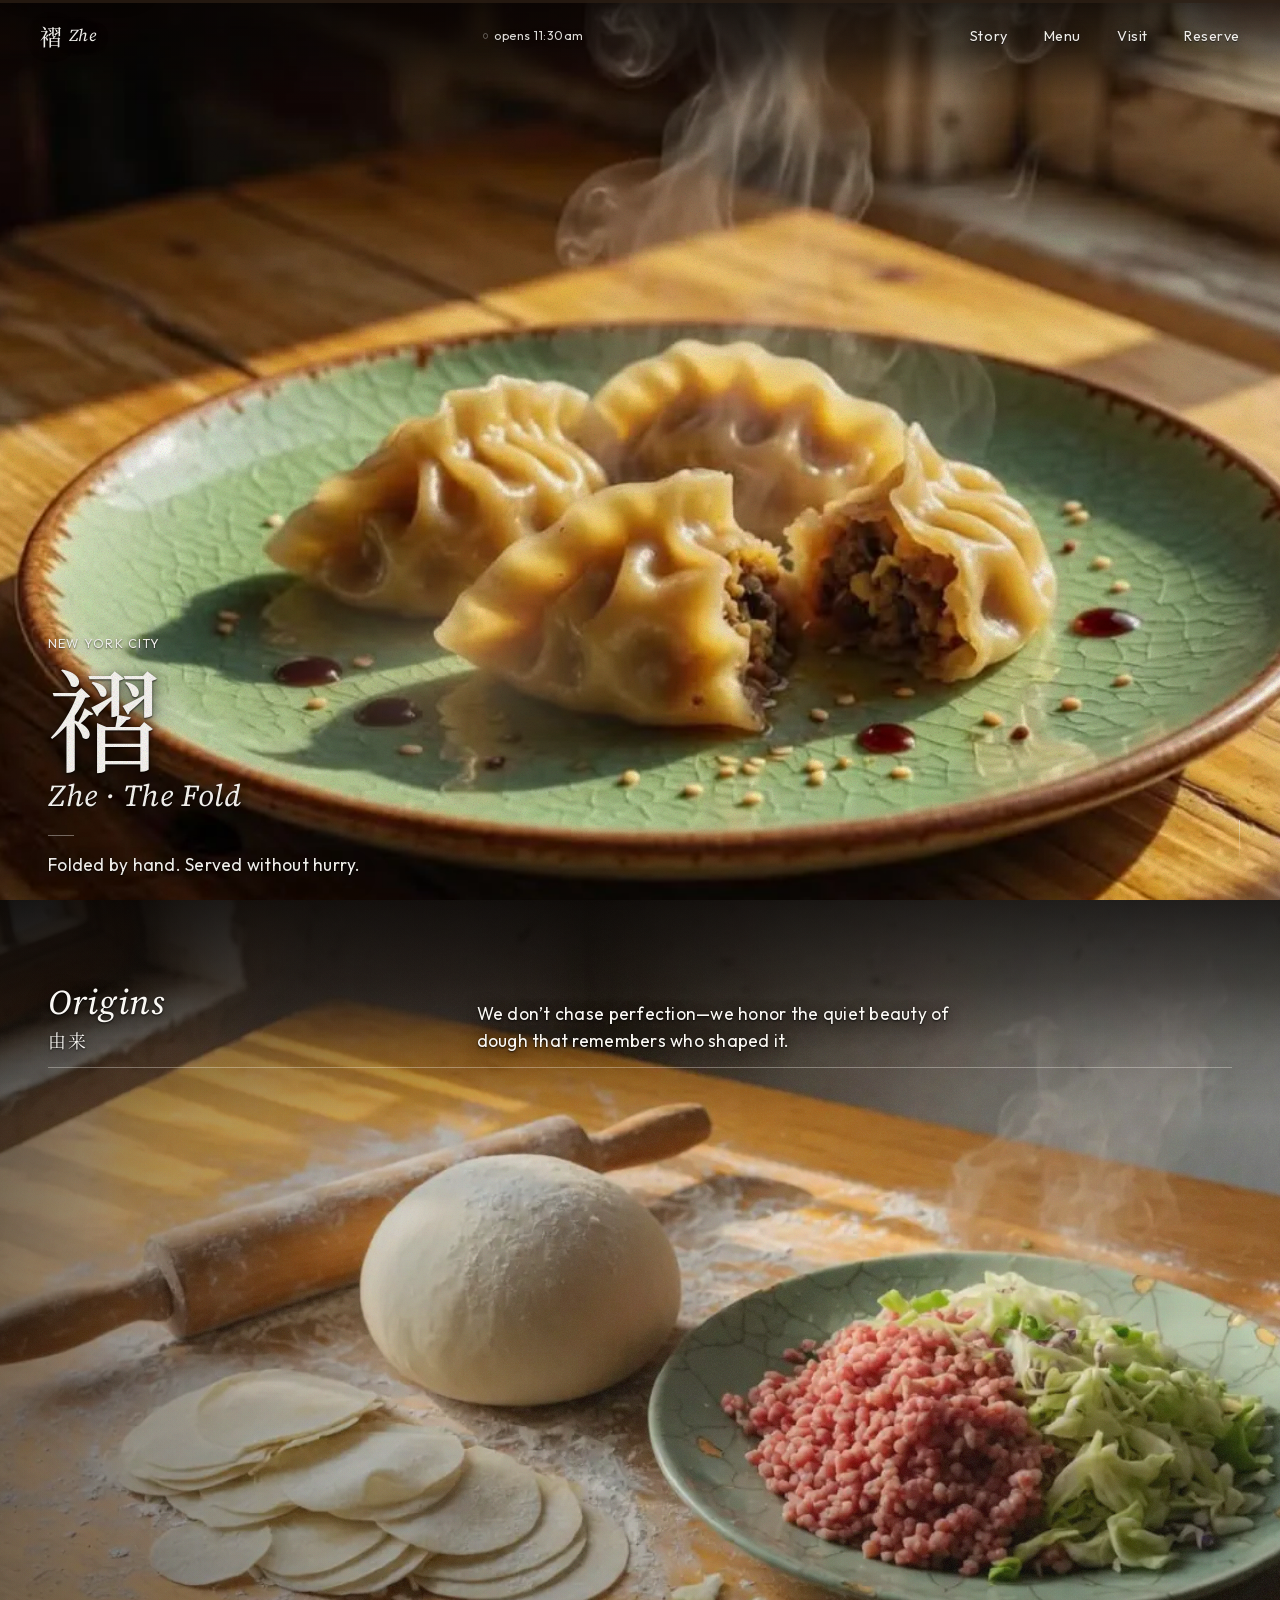
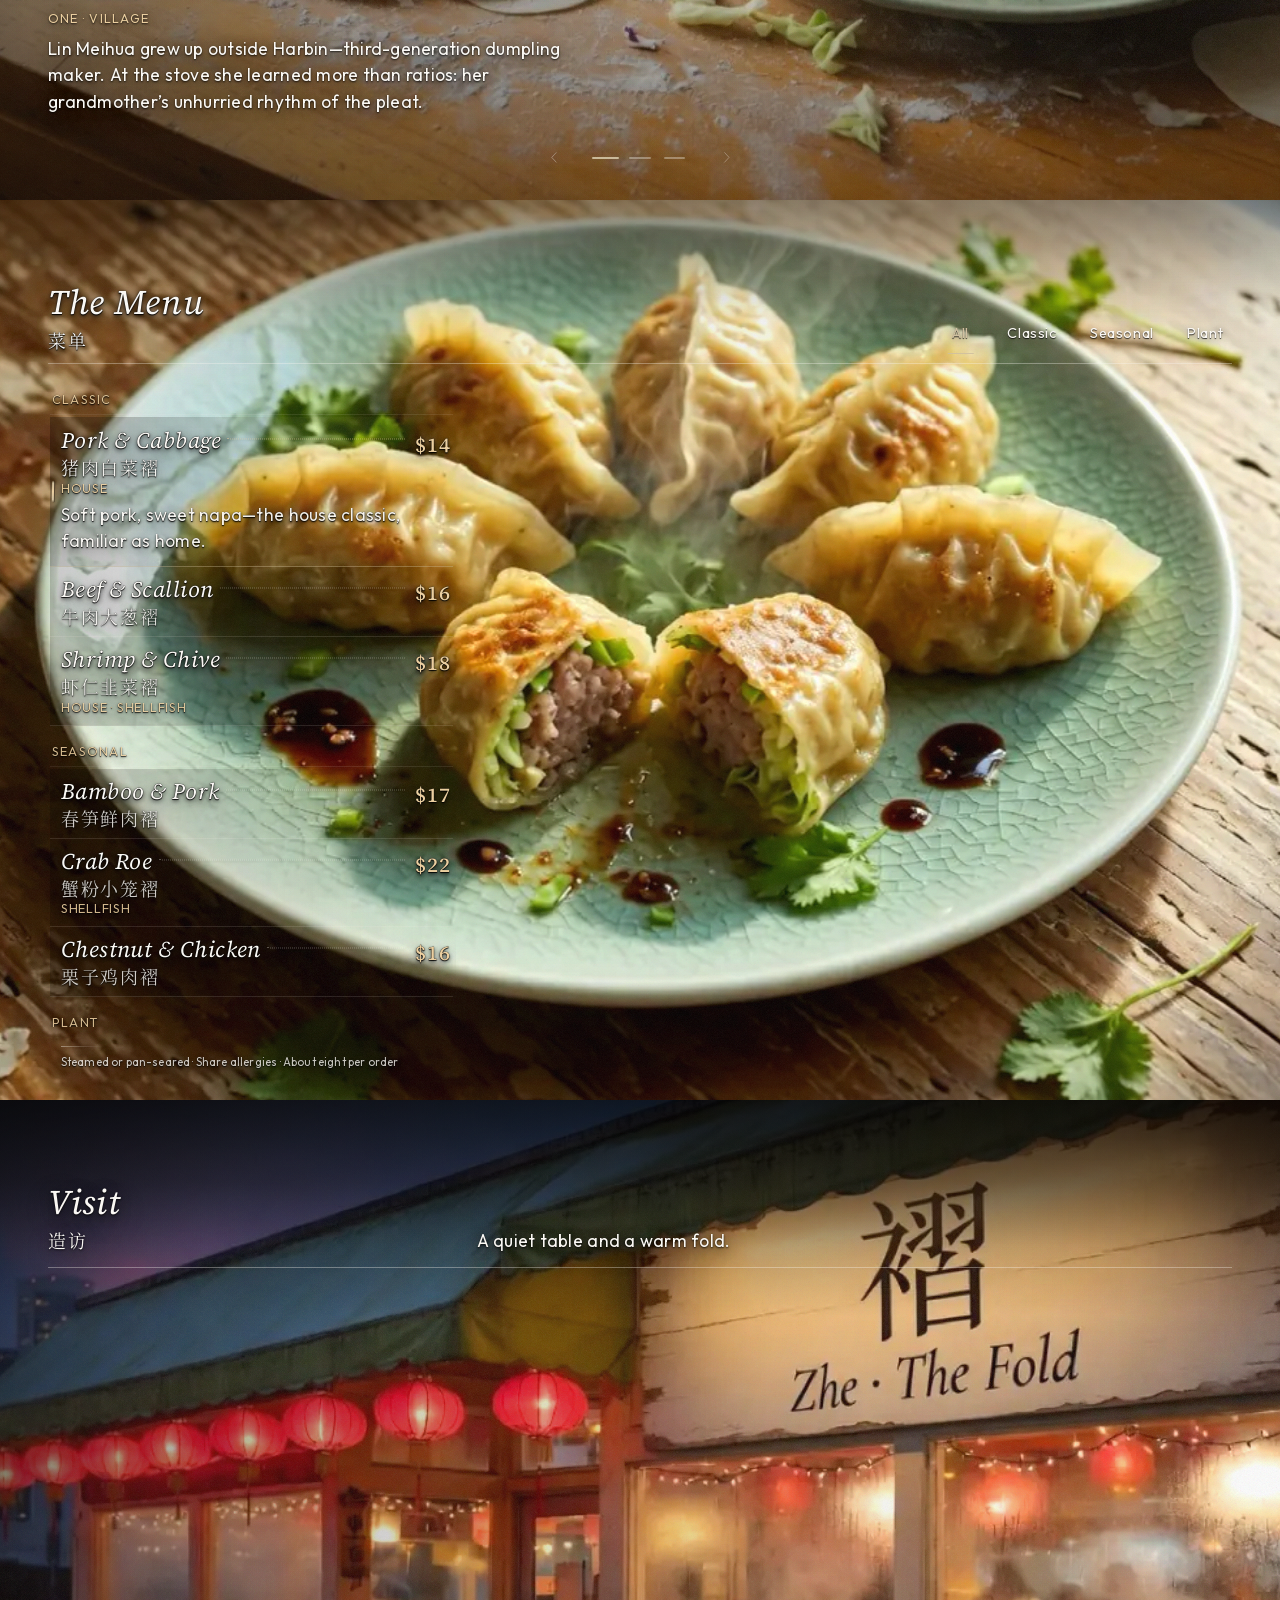
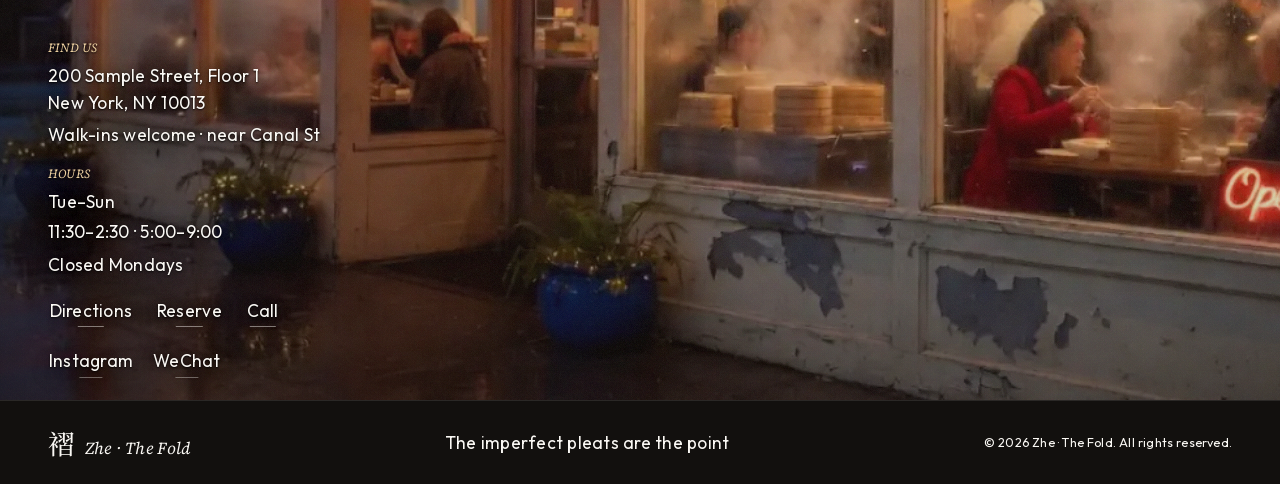
<file: index.html>
<!DOCTYPE html>
<html lang="en">
<head>
  <meta charset="UTF-8" />
  <meta name="viewport" content="width=device-width, initial-scale=1.0, viewport-fit=cover" />
  <title>Zhe · The Fold | Handmade Dumplings in New York</title>
  <meta
    name="description"
    content="Zhe · The Fold (褶) — handmade Chinese dumplings in New York. Classic, seasonal, and plant folds. Every fold holds the mark of a hand."
  />
  <link rel="canonical" href="https://zhethefold.com/" />
  <!-- Dark = matches photo underpaint so iOS status bar isn’t an amber “banner” -->
  <meta name="theme-color" content="#12100e" />
  <meta name="apple-mobile-web-app-status-bar-style" content="black-translucent" />
  <!--
    Launch: set data.js INDEXABLE:true AND change this meta to "index, follow"
    (script.js also syncs meta from INDEXABLE after load — Google runs JS)
  -->
  <meta name="robots" content="noindex, nofollow" />

  <!-- Open Graph -->
  <meta property="og:type" content="website" />
  <meta property="og:site_name" content="Zhe · The Fold" />
  <meta property="og:locale" content="en_US" />
  <meta property="og:url" content="https://zhethefold.com/" />
  <meta property="og:title" content="Zhe · The Fold | Handmade Dumplings in New York" />
  <meta
    property="og:description"
    content="Handmade Chinese dumplings in New York. Every fold holds the mark of a hand. 褶"
  />
  <meta property="og:image" content="https://zhethefold.com/assets/storefront.jpg" />
  <meta property="og:image:type" content="image/jpeg" />
  <meta property="og:image:width" content="1400" />
  <meta property="og:image:height" content="787" />
  <meta property="og:image:alt" content="Zhe · The Fold storefront at dusk" />

  <!-- Twitter -->
  <meta name="twitter:card" content="summary_large_image" />
  <meta name="twitter:title" content="Zhe · The Fold | Handmade Dumplings in New York" />
  <meta
    name="twitter:description"
    content="Handmade Chinese dumplings in New York. Every fold holds the mark of a hand. 褶"
  />
  <meta name="twitter:image" content="https://zhethefold.com/assets/storefront.jpg" />
  <meta name="twitter:image:alt" content="Zhe · The Fold storefront at dusk" />

  <link
    rel="icon"
    href="data:image/svg+xml,<svg xmlns='http://www.w3.org/2000/svg' viewBox='0 0 100 100'><text y='.9em' font-size='90'>褶</text></svg>"
  />
  <link
    rel="preload"
    as="image"
    href="assets/hero-dumplings.webp?v=1784192000"
    type="image/webp"
    fetchpriority="high"
  />
  <!-- Self-hosted fonts (no Google runtime). Preload critical faces; CSS non-blocking. -->
  <link
    rel="preload"
    as="font"
    type="font/woff2"
    href="assets/fonts/source-serif-4-latin-400-italic.woff2"
    crossorigin
  />
  <link
    rel="preload"
    as="font"
    type="font/woff2"
    href="assets/fonts/outfit-400-latin.woff2"
    crossorigin
  />
  <link
    rel="preload"
    as="style"
    href="assets/fonts/fonts.css?v=1784192000"
  />
  <link
    rel="stylesheet"
    href="assets/fonts/fonts.css?v=1784192000"
    media="print"
    onload="this.media='all'"
  />
  <noscript>
    <link rel="stylesheet" href="assets/fonts/fonts.css?v=1784192000" />
  </noscript>
  <link rel="stylesheet" href="styles.css?v=1784192000" />
</head>
<body>
  <a class="skip-link" href="#menu">Skip to menu</a>
  <!-- Grain & atmosphere overlays -->
  <div class="grain" aria-hidden="true"></div>
  <div class="scroll-progress" id="scrollProgress" aria-hidden="true">
    <span class="scroll-progress-bar" id="scrollProgressBar"></span>
  </div>

  <!-- Logo left · kitchen status center · links right -->
  <header class="nav" id="nav">
    <a href="#hero" class="nav-logo" aria-label="Zhe home">
      <span class="logo-cn" aria-hidden="true">褶</span>
      <span class="logo-en">Zhe</span>
    </a>
    <span class="nav-hours" data-zhe-open-chip aria-live="polite">
      <span class="nav-hours-mark" aria-hidden="true"></span>
      <span class="nav-hours-copy">
        <span class="nav-hours-state" data-zhe-open-state>…</span>
        <span class="nav-hours-meta" data-zhe-open-meta></span>
      </span>
    </span>
    <nav class="nav-links" id="navLinks" aria-label="Primary" aria-hidden="false">
      <a href="#story" data-zhe-track="click_story" data-zhe-track-meta="nav">Story</a>
      <a href="#menu" data-zhe-track="click_menu" data-zhe-track-meta="nav">Menu</a>
      <a href="#visit" data-zhe-track="click_visit" data-zhe-track-meta="nav">Visit</a>
      <a
        class="nav-reserve"
        href="mailto:hello@zhethefold.com?subject=Reservation%20%C2%B7%20Zhe"
        data-zhe-reserve
        data-zhe-track="click_reserve"
        data-zhe-track-meta="nav"
      >Reserve</a>
    </nav>
  </header>

  <main id="top">
    <!-- Hero -->
    <section class="hero panel" id="hero">
      <div class="hero-bg">
        <!-- Poster for LCP; muted loop fades in when ready. reduced-motion keeps still. -->
        <video
          class="hero-img hero-video"
          id="heroImg"
          poster="assets/hero-dumplings.webp?v=1784192000"
          width="1280"
          height="720"
          autoplay
          muted
          loop
          playsinline
          preload="metadata"
          disablepictureinpicture
          disableremoteplayback
          aria-label="Handmade dumplings on worn ceramic at Zhe · The Fold"
        >
          <source src="assets/hero-loop.mp4?v=1784192000" type="video/mp4" />
        </video>
        <img
          class="hero-img hero-poster"
          id="heroPoster"
          src="assets/hero-dumplings.webp?v=1784192000"
          alt=""
          width="1280"
          height="704"
          fetchpriority="high"
          decoding="async"
          aria-hidden="true"
        />
        <div class="hero-ambient" aria-hidden="true">
          <div class="hero-glow"></div>
          <div class="hero-steam">
            <span></span><span></span><span></span><span></span><span></span>
          </div>
        </div>
      </div>
      <div class="stage hero-stage">
        <!-- Caption block — bottom-left over the darker plate, not full-width slogans -->
        <div class="hero-content">
          <p class="hero-eyebrow reveal" data-delay="0">
            <span class="en">New York City</span>
          </p>
          <h1 class="hero-title reveal" data-delay="1">
            <span class="title-cn" lang="zh-Hans" aria-hidden="true">褶</span>
            <span class="title-en">Zhe · The Fold</span>
          </h1>
          <p class="hero-tagline reveal" data-delay="2">
            <span class="en">Folded by hand. Served without hurry.</span>
          </p>
        </div>
      </div>
      <div class="hero-scroll" aria-hidden="true">
        <div class="scroll-line"></div>
      </div>
    </section>

    <!-- Story — photo wall + one chapter at a time (same gesture as Menu) -->
    <section class="story panel" id="story">
      <div class="story-wall" id="storyWall" aria-hidden="true">
        <!-- eager: first Origins plate is LCP for this panel; lazy left a pale empty frame -->
        <img class="story-wall-img is-active" id="storyWallA" src="assets/story-village.webp?v=1784192000" alt="" width="1400" height="787" loading="eager" decoding="async" fetchpriority="low" />
        <img class="story-wall-img is-park-right" id="storyWallB" src="assets/story-village.webp?v=1784192000" alt="" width="1400" height="787" loading="lazy" decoding="async" />
        <div class="story-wall-veil"></div>
      </div>

      <div class="stage story-stage">
        <header class="story-head reveal">
          <div class="story-head-title">
            <h2>
              <span class="en">Origins</span>
              <span class="cn" lang="zh-Hans">由来</span>
            </h2>
          </div>
          <p class="story-head-lead">
            <span class="en">We don’t chase perfection—we honor the quiet beauty of dough that remembers who shaped it.</span>
          </p>
        </header>

        <!-- Chapter copy seeded from STORY_CHAPTERS[0] in data.js -->
        <div class="story-spotlight" id="storySpotlight" aria-live="polite">
          <span class="story-label" id="storyLabel"></span>
          <p class="en" id="storyBody"></p>
        </div>

        <!-- filled from data.js (crawlable + in-sync with carousel) -->
        <div class="seo-story-chapters" id="seoStoryChapters"></div>

        <div class="story-carousel">
          <button type="button" class="story-carousel-btn" id="storyPrev" aria-label="Previous chapter">
            <svg class="carousel-chevron" viewBox="0 0 24 24" width="18" height="18" aria-hidden="true" focusable="false">
              <path d="M14.5 5.2 8.2 12l6.3 6.8" fill="none" stroke="currentColor" stroke-width="1.15" stroke-linecap="round" stroke-linejoin="round" />
            </svg>
          </button>
          <div class="story-dots" role="tablist" aria-label="Story chapters" id="storyDots">
            <!-- filled from data.js -->
          </div>
          <button type="button" class="story-carousel-btn" id="storyNext" aria-label="Next chapter">
            <svg class="carousel-chevron" viewBox="0 0 24 24" width="18" height="18" aria-hidden="true" focusable="false">
              <path d="M9.5 5.2 15.8 12 9.5 18.8" fill="none" stroke="currentColor" stroke-width="1.15" stroke-linecap="round" stroke-linejoin="round" />
            </svg>
          </button>
        </div>
      </div>
    </section>

    <!-- Menu: full-bleed plate + right/bottom ledger (hybrid menu list) -->
    <section class="menu panel" id="menu" data-tone="dark">
      <div class="menu-wall" id="menuWall" aria-hidden="true">
        <img class="menu-wall-img is-active" id="wallImgA" src="assets/dish-pork.webp?v=1784192000" alt="" width="1000" height="1000" loading="lazy" decoding="async" />
        <img class="menu-wall-img" id="wallImgB" src="assets/dish-pork.webp?v=1784192000" alt="" width="1000" height="1000" loading="lazy" decoding="async" />
        <div class="menu-wall-veil"></div>
        <div class="menu-wall-grain"></div>
      </div>

      <div class="stage menu-stage">
        <header class="menu-head">
          <div class="menu-head-title">
            <h2>
              <span class="en">The Menu</span>
              <span class="cn" lang="zh-Hans">菜单</span>
            </h2>
          </div>
          <div class="menu-filters" role="group" aria-label="Menu categories">
            <button class="filter-btn is-active" type="button" aria-pressed="true" data-filter="all">
              All
            </button>
            <button class="filter-btn" type="button" aria-pressed="false" data-filter="classic">
              Classic
            </button>
            <button class="filter-btn" type="button" aria-pressed="false" data-filter="seasonal">
              Seasonal
            </button>
            <button class="filter-btn" type="button" aria-pressed="false" data-filter="plant">
              Plant
            </button>
          </div>
        </header>

        <!-- Ledger: scrollable menu; plate lives on the wall behind -->
        <div class="menu-ledger">
          <ul
            class="menu-list-view"
            id="menuListView"
            role="listbox"
            aria-label="Dishes"
            aria-live="polite"
          >
            <!-- filled from data.js -->
          </ul>
          <p class="menu-note">
            <span class="en">Steamed or pan-seared · Share allergies · About eight per order</span>
          </p>
        </div>
      </div>
    </section>

    <!-- Visit — storefront is the dish; muted loop like Hero -->
    <section class="visit panel" id="visit">
      <div class="visit-wall" aria-hidden="true">
        <video
          class="visit-wall-img visit-wall-video"
          id="visitVideo"
          poster="assets/storefront.webp?v=1784192000"
          width="1280"
          height="720"
          muted
          loop
          playsinline
          preload="metadata"
          disablepictureinpicture
          disableremoteplayback
          aria-label="Zhe · The Fold storefront at dusk"
        >
          <source src="assets/storefront-loop.mp4?v=1784192000" type="video/mp4" />
        </video>
        <img
          class="visit-wall-img visit-wall-poster"
          id="visitPoster"
          src="assets/storefront.webp?v=1784192000"
          alt=""
          width="1400"
          height="787"
          loading="lazy"
          decoding="async"
          aria-hidden="true"
        />
        <div class="visit-wall-veil"></div>
      </div>

      <div class="stage visit-stage">
        <header class="visit-head reveal">
          <div class="visit-head-title">
            <h2>
              <span class="en">Visit</span>
              <span class="cn" lang="zh-Hans">造访</span>
            </h2>
          </div>
          <p class="visit-head-lead">
            <span class="en">A quiet table and a warm fold.</span>
          </p>
        </header>

        <!-- Spotlight: where · when · how — Story/Menu caption grammar -->
        <div class="visit-spotlight reveal">
          <!-- NAP / hours / links from SITE in data.js only -->
          <div class="visit-facts">
            <div class="visit-fact">
              <p class="visit-kicker"><span class="en">Find us</span></p>
              <p class="visit-address" id="visitAddress"></p>
              <p class="visit-access" id="visitAccess" hidden></p>
            </div>
            <div class="visit-fact">
              <p class="visit-kicker"><span class="en">Hours</span></p>
              <div class="visit-hours" id="visitHours"></div>
            </div>
          </div>

          <div class="visit-actions">
            <a
              class="visit-action"
              data-zhe-maps
              data-zhe-track="click_directions"
              data-zhe-track-meta="visit"
              href="#"
            >
              <span class="en">Directions</span>
            </a>
            <a
              class="visit-action"
              data-zhe-reserve
              data-zhe-track="click_reserve"
              data-zhe-track-meta="visit"
              href="mailto:hello@zhethefold.com?subject=Reservation%20%C2%B7%20Zhe"
            >
              <span class="en">Reserve</span>
            </a>
            <a
              class="visit-action"
              data-zhe-tel
              data-zhe-track="click_call"
              data-zhe-track-meta="visit"
              href="tel:+12125550100"
            >
              <span class="en">Call</span>
            </a>
          </div>

          <nav class="visit-social" aria-label="Social">
            <a
              href="#"
              class="visit-social-link"
              data-zhe-ig
              data-zhe-track="click_social"
              data-zhe-track-meta="visit"
              data-zhe-network="instagram"
            >Instagram</a>
            <a
              href="#"
              class="visit-social-link"
              id="wechatLink"
              data-zhe-track="click_social"
              data-zhe-track-meta="visit"
              data-zhe-network="wechat"
            >WeChat</a>
            <a
              href="#"
              target="_blank"
              rel="noopener noreferrer"
              class="visit-social-link"
              data-zhe-xhs
              data-zhe-track="click_social"
              data-zhe-track-meta="visit"
              data-zhe-network="xiaohongshu"
              hidden
            >Xiaohongshu</a>
          </nav>
        </div>
      </div>
    </section>

  <footer class="footer">
    <div class="footer-stage">
      <div class="footer-brand">
        <span class="logo-cn" lang="zh-Hans" aria-hidden="true">褶</span>
        <span class="logo-en">Zhe · The Fold</span>
      </div>
      <p class="footer-tag">
        <span class="en">The imperfect pleats are the point</span>
      </p>
      <p class="footer-copy">© <span id="year"></span> Zhe · The Fold. All rights reserved.</p>
    </div>
  </footer>

  </main>

  <!-- WeChat toast text from SITE.social.wechatId -->
  <div class="toast" id="toast" role="status" aria-live="polite" hidden></div>

  <script type="application/ld+json" id="restaurantJsonLd"></script>
  <script src="data.js?v=1784192000"></script>
  <script src="script.js?v=1784192000"></script>
</body>
</html>
</file>
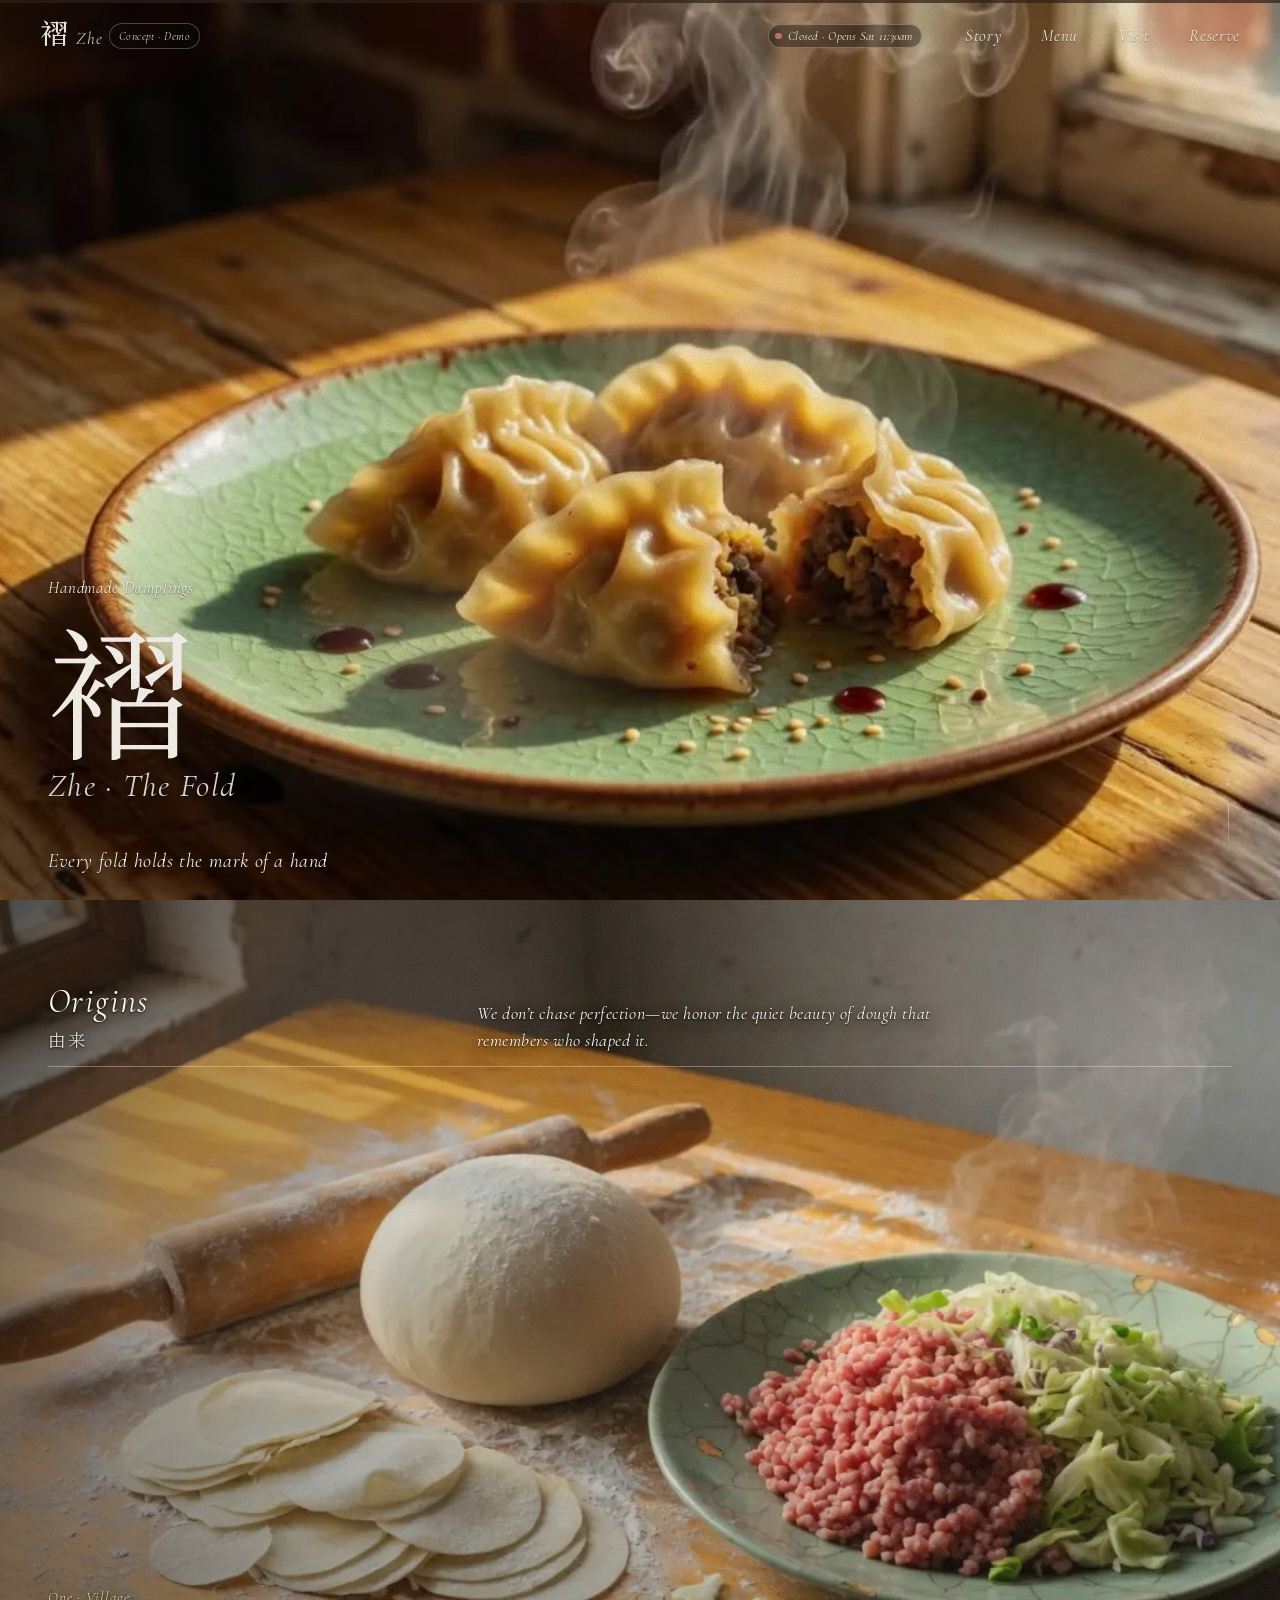
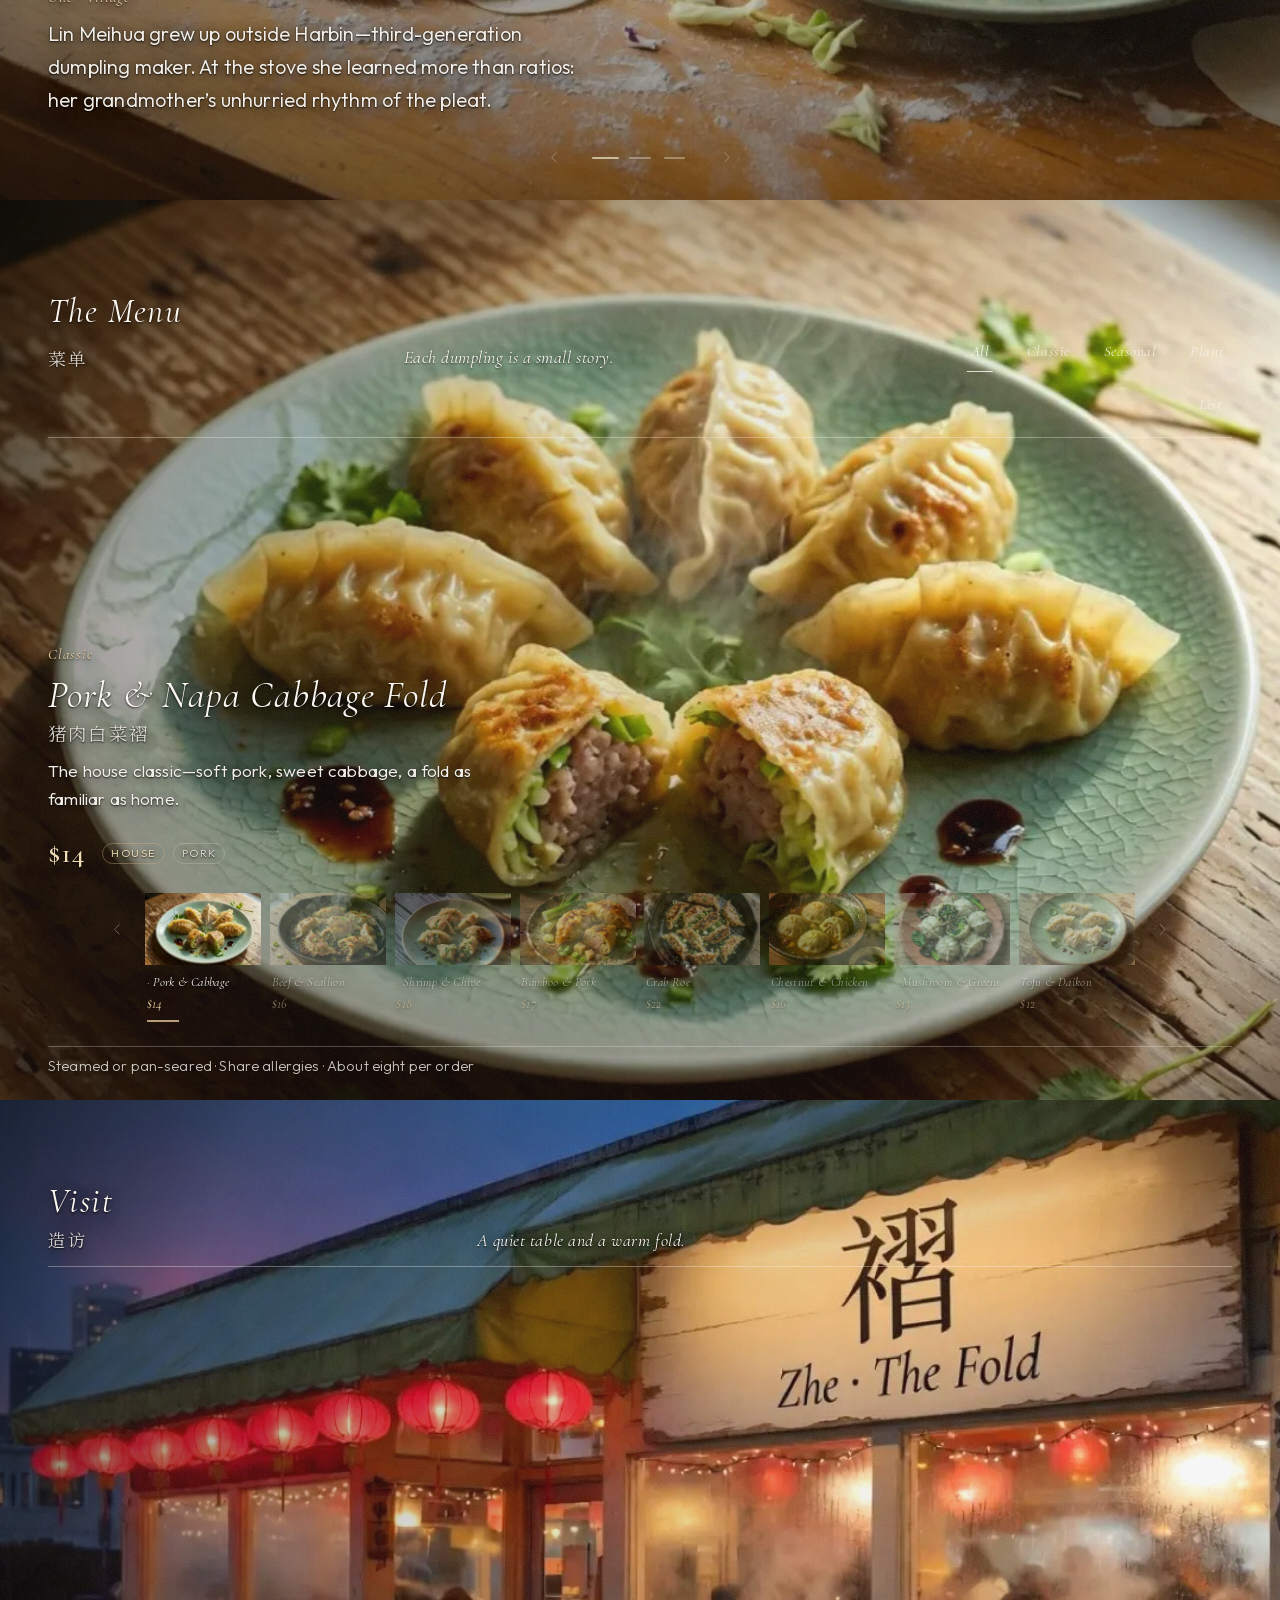
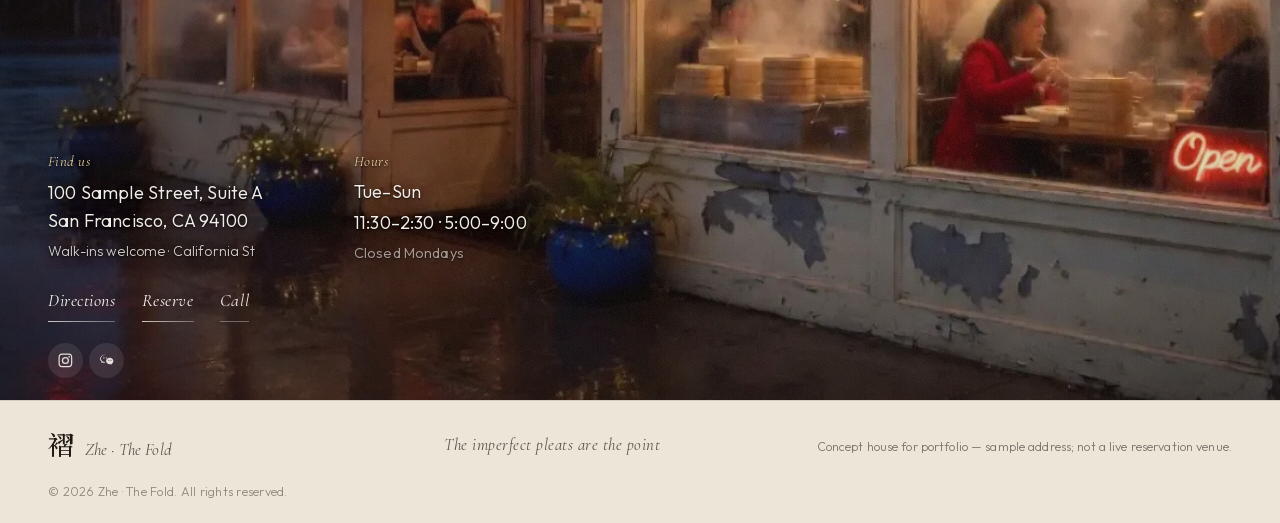
<file: grok/dumpling/index.html>
<!DOCTYPE html>
<html lang="en">
<head>
  <meta charset="UTF-8" />
  <meta name="viewport" content="width=device-width, initial-scale=1.0, viewport-fit=cover" />
  <title>Zhe · The Fold | Handmade Dumplings in San Francisco</title>
  <meta
    name="description"
    content="Zhe · The Fold (褶) — handmade Chinese dumplings in San Francisco. Classic, seasonal, and plant folds. Every fold holds the mark of a hand."
  />
  <link rel="canonical" href="https://zhethefold.com/" />
  <meta name="theme-color" content="#f2ebe0" />
  <!--
    Launch: set data.js INDEXABLE:true AND change this meta to "index, follow"
    (script.js also syncs meta from INDEXABLE after load — Google runs JS)
  -->
  <meta name="robots" content="noindex, nofollow" />

  <!-- Open Graph -->
  <meta property="og:type" content="website" />
  <meta property="og:site_name" content="Zhe · The Fold" />
  <meta property="og:locale" content="en_US" />
  <meta property="og:url" content="https://zhethefold.com/" />
  <meta property="og:title" content="Zhe · The Fold | Handmade Dumplings in San Francisco" />
  <meta
    property="og:description"
    content="Handmade Chinese dumplings in San Francisco. Every fold holds the mark of a hand. 褶"
  />
  <meta property="og:image" content="https://zhethefold.com/assets/storefront.jpg" />
  <meta property="og:image:type" content="image/jpeg" />
  <meta property="og:image:width" content="1400" />
  <meta property="og:image:height" content="787" />
  <meta property="og:image:alt" content="Zhe · The Fold storefront at dusk" />

  <!-- Twitter -->
  <meta name="twitter:card" content="summary_large_image" />
  <meta name="twitter:title" content="Zhe · The Fold | Handmade Dumplings in San Francisco" />
  <meta
    name="twitter:description"
    content="Handmade Chinese dumplings in San Francisco. Every fold holds the mark of a hand. 褶"
  />
  <meta name="twitter:image" content="https://zhethefold.com/assets/storefront.jpg" />
  <meta name="twitter:image:alt" content="Zhe · The Fold storefront at dusk" />

  <link
    rel="icon"
    href="data:image/svg+xml,<svg xmlns='http://www.w3.org/2000/svg' viewBox='0 0 100 100'><text y='.9em' font-size='90'>褶</text></svg>"
  />
  <link
    rel="preload"
    as="image"
    href="assets/hero-dumplings.webp?v=1784056000"
    type="image/webp"
    fetchpriority="high"
  />
  <!-- Self-hosted fonts (no Google runtime). Preload critical faces; CSS non-blocking. -->
  <link
    rel="preload"
    as="font"
    type="font/woff2"
    href="assets/fonts/cormorant-garamond-400-italic-latin.woff2"
    crossorigin
  />
  <link
    rel="preload"
    as="font"
    type="font/woff2"
    href="assets/fonts/outfit-400-latin.woff2"
    crossorigin
  />
  <link
    rel="preload"
    as="style"
    href="assets/fonts/fonts.css?v=1784056000"
  />
  <link
    rel="stylesheet"
    href="assets/fonts/fonts.css?v=1784056000"
    media="print"
    onload="this.media='all'"
  />
  <noscript>
    <link rel="stylesheet" href="assets/fonts/fonts.css?v=1784056000" />
  </noscript>
  <link rel="stylesheet" href="styles.css?v=1784056000" />
</head>
<body>
  <a class="skip-link" href="#menu">Skip to menu</a>
  <!-- Grain & atmosphere overlays -->
  <div class="grain" aria-hidden="true"></div>
  <div class="scroll-progress" id="scrollProgress" aria-hidden="true">
    <span class="scroll-progress-bar" id="scrollProgressBar"></span>
  </div>

  <!-- Logo always; section links fade in after hero -->
  <header class="nav" id="nav">
    <a href="#hero" class="nav-logo" aria-label="Zhe home">
      <span class="logo-cn" aria-hidden="true">褶</span>
      <span class="logo-en">Zhe</span>
    </a>
    <span class="nav-demo" data-zhe-demo-label hidden>Concept · Demo</span>
    <nav class="nav-links" id="navLinks" aria-label="Primary" aria-hidden="false">
      <span class="nav-open" data-zhe-open-chip>
        <span class="nav-open-dot" aria-hidden="true"></span>
        <span class="nav-open-text" data-zhe-open-status>Checking hours…</span>
      </span>
      <a href="#story" data-zhe-track="click_story" data-zhe-track-meta="nav">Story</a>
      <a href="#menu" data-zhe-track="click_menu" data-zhe-track-meta="nav">Menu</a>
      <a href="#visit" data-zhe-track="click_visit" data-zhe-track-meta="nav">Visit</a>
      <a
        class="nav-reserve"
        href="mailto:hello@zhethefold.com?subject=Reservation%20%C2%B7%20Zhe"
        data-zhe-reserve
        data-zhe-track="click_reserve"
        data-zhe-track-meta="nav"
      >Reserve</a>
    </nav>
  </header>

  <main id="top">
    <!-- Hero -->
    <section class="hero panel" id="hero">
      <div class="hero-bg">
        <!-- Poster for LCP; muted loop fades in when ready. reduced-motion keeps still. -->
        <video
          class="hero-img hero-video"
          id="heroImg"
          poster="assets/hero-dumplings.webp?v=1784056000"
          width="1280"
          height="704"
          autoplay
          muted
          loop
          playsinline
          preload="metadata"
          disablepictureinpicture
          disableremoteplayback
          aria-label="Handmade dumplings on worn ceramic at Zhe · The Fold"
        >
          <source src="assets/hero-loop.mp4?v=1784056000" type="video/mp4" />
        </video>
        <img
          class="hero-img hero-poster"
          id="heroPoster"
          src="assets/hero-dumplings.webp?v=1784056000"
          alt=""
          width="1280"
          height="704"
          fetchpriority="high"
          decoding="async"
          aria-hidden="true"
        />
        <div class="hero-ambient" aria-hidden="true">
          <div class="hero-glow"></div>
          <div class="hero-steam">
            <span></span><span></span><span></span><span></span><span></span>
          </div>
        </div>
      </div>
      <div class="stage hero-stage">
        <div class="hero-content">
          <p class="hero-eyebrow reveal" data-delay="0">
            <span class="en">Handmade Dumplings</span>
          </p>
          <h1 class="hero-title reveal" data-delay="1">
            <span class="title-cn" lang="zh-Hans" aria-hidden="true">褶</span>
            <span class="title-en">Zhe · The Fold</span>
          </h1>
          <div class="hero-bottom reveal" data-delay="2">
            <p class="hero-tagline">
              <span class="en">Every fold holds the mark of a hand</span>
            </p>
          </div>
        </div>
      </div>
      <div class="hero-scroll" aria-hidden="true">
        <span>↓</span>
        <div class="scroll-line"></div>
      </div>
      <!-- Decorative imperfect circles -->
      <svg class="hero-marks" viewBox="0 0 200 200" aria-hidden="true">
        <circle cx="100" cy="100" r="80" fill="none" stroke="currentColor" stroke-width="0.4" opacity="0.25"
          stroke-dasharray="2 4" />
        <path d="M40,110 Q70,60 110,90 T180,100" fill="none" stroke="currentColor" stroke-width="0.5" opacity="0.2" />
      </svg>
    </section>

    <!-- Story — photo wall + one chapter at a time (same gesture as Menu) -->
    <section class="story panel" id="story">
      <div class="story-wall" id="storyWall" aria-hidden="true">
        <!-- eager: first Origins plate is LCP for this panel; lazy left a pale empty frame -->
        <img class="story-wall-img is-active" id="storyWallA" src="assets/story-village.webp?v=1784056000" alt="" width="1400" height="787" loading="eager" decoding="async" fetchpriority="low" />
        <img class="story-wall-img is-park-right" id="storyWallB" src="assets/story-village.webp?v=1784056000" alt="" width="1400" height="787" loading="lazy" decoding="async" />
        <div class="story-wall-veil"></div>
      </div>

      <div class="stage story-stage">
        <header class="story-head reveal">
          <div class="story-head-title">
            <h2>
              <span class="en">Origins</span>
              <span class="cn" lang="zh-Hans">由来</span>
            </h2>
          </div>
          <p class="story-head-lead">
            <span class="en">We don’t chase perfection—we honor the quiet beauty of dough that remembers who shaped it.</span>
          </p>
        </header>

        <!-- Chapter copy seeded from STORY_CHAPTERS[0] in data.js -->
        <div class="story-spotlight" id="storySpotlight" aria-live="polite">
          <span class="story-label" id="storyLabel"></span>
          <p class="en" id="storyBody"></p>
        </div>

        <!-- filled from data.js (crawlable + in-sync with carousel) -->
        <div class="seo-story-chapters" id="seoStoryChapters"></div>

        <div class="story-carousel">
          <button type="button" class="story-carousel-btn" id="storyPrev" aria-label="Previous chapter">
            <svg class="carousel-chevron" viewBox="0 0 24 24" width="18" height="18" aria-hidden="true" focusable="false">
              <path d="M14.5 5.2 8.2 12l6.3 6.8" fill="none" stroke="currentColor" stroke-width="1.15" stroke-linecap="round" stroke-linejoin="round" />
            </svg>
          </button>
          <div class="story-dots" role="tablist" aria-label="Story chapters" id="storyDots">
            <!-- filled from data.js -->
          </div>
          <button type="button" class="story-carousel-btn" id="storyNext" aria-label="Next chapter">
            <svg class="carousel-chevron" viewBox="0 0 24 24" width="18" height="18" aria-hidden="true" focusable="false">
              <path d="M9.5 5.2 15.8 12 9.5 18.8" fill="none" stroke="currentColor" stroke-width="1.15" stroke-linecap="round" stroke-linejoin="round" />
            </svg>
          </button>
        </div>
      </div>
    </section>

    <!-- Menu: locked panel + dish carousel -->
    <section class="menu panel" id="menu">
      <div class="menu-wall" id="menuWall" aria-hidden="true">
        <img class="menu-wall-img is-active" id="wallImgA" src="assets/dish-pork.webp?v=1784056000" alt="" width="1000" height="1000" loading="lazy" decoding="async" />
        <img class="menu-wall-img" id="wallImgB" src="assets/dish-pork.webp?v=1784056000" alt="" width="1000" height="1000" loading="lazy" decoding="async" />
        <div class="menu-wall-veil"></div>
        <div class="menu-wall-grain"></div>
      </div>

      <div class="stage menu-stage">
        <header class="menu-head">
          <div class="menu-head-title">
            <h2>
              <span class="en">The Menu</span>
              <span class="cn" lang="zh-Hans">菜单</span>
            </h2>
          </div>
          <p class="menu-head-lead">
            <span class="en">Each dumpling is a small story.</span>
          </p>
          <div class="menu-filters" role="group" aria-label="Menu categories">
            <button class="filter-btn is-active" type="button" aria-pressed="true" data-filter="all">
              All
            </button>
            <button class="filter-btn" type="button" aria-pressed="false" data-filter="classic">
              Classic
            </button>
            <button class="filter-btn" type="button" aria-pressed="false" data-filter="seasonal">
              Seasonal
            </button>
            <button class="filter-btn" type="button" aria-pressed="false" data-filter="plant">
              Plant
            </button>
          </div>
          <div class="menu-tools">
            <button
              type="button"
              class="menu-tool-btn"
              id="menuViewToggle"
              aria-pressed="false"
              aria-label="Show list view"
              title="Show list view"
            >
              List
            </button>
          </div>
        </header>

        <!-- Spotlight copy seeded from MENU_ITEMS[0] in data.js -->
        <div class="menu-spotlight" id="menuFeatured">
          <div class="menu-spotlight-copy">
            <p class="menu-spotlight-cat" id="featuredCat"></p>
            <h3 class="menu-spotlight-en" id="featuredEn"></h3>
            <p class="menu-spotlight-cn" id="featuredCn" lang="zh-Hans"></p>
            <p class="menu-spotlight-desc" id="featuredDesc"></p>
            <div class="menu-spotlight-meta">
              <span class="menu-spotlight-price" id="featuredPrice"></span>
              <span class="menu-spotlight-marks" id="featuredMarks" hidden></span>
            </div>
          </div>
        </div>

        <div class="menu-carousel" id="menuCarousel">
          <button type="button" class="menu-carousel-btn" id="menuPrev" aria-label="Previous dish">
            <svg class="carousel-chevron" viewBox="0 0 24 24" width="18" height="18" aria-hidden="true" focusable="false">
              <path d="M14.5 5.2 8.2 12l6.3 6.8" fill="none" stroke="currentColor" stroke-width="1.15" stroke-linecap="round" stroke-linejoin="round" />
            </svg>
          </button>
          <div class="menu-rail-wrap">
          <ul class="menu-rail" id="menuList" role="listbox" aria-label="Dishes — swipe or use arrows">
            <!-- filled from data.js -->
          </ul>
          </div>
          <button type="button" class="menu-carousel-btn" id="menuNext" aria-label="Next dish">
            <svg class="carousel-chevron" viewBox="0 0 24 24" width="18" height="18" aria-hidden="true" focusable="false">
              <path d="M9.5 5.2 15.8 12 9.5 18.8" fill="none" stroke="currentColor" stroke-width="1.15" stroke-linecap="round" stroke-linejoin="round" />
            </svg>
          </button>
        </div>
        <p class="menu-carousel-hint" aria-hidden="true">Swipe for more</p>

        <ul class="menu-list-view" id="menuListView" hidden role="listbox" aria-label="Full dish list">
          <!-- filled from data.js -->
        </ul>

        <p class="menu-note">
          <span class="en">Steamed or pan-seared · Share allergies · About eight per order</span>
        </p>
      </div>
    </section>

    <!-- Visit — storefront is the dish; type is the caption (Story/Menu grammar) -->
    <section class="visit panel" id="visit">
      <div class="visit-wall" aria-hidden="true">
        <img
          class="visit-wall-img"
          src="assets/storefront.webp?v=1784056000"
          alt="Zhe · The Fold storefront at dusk"
          width="1400"
          height="787"
          loading="lazy"
          decoding="async"
        />
        <div class="visit-wall-veil"></div>
      </div>

      <div class="stage visit-stage">
        <header class="visit-head reveal">
          <div class="visit-head-title">
            <h2>
              <span class="en">Visit</span>
              <span class="cn" lang="zh-Hans">造访</span>
            </h2>
          </div>
          <p class="visit-head-lead">
            <span class="en">A quiet table and a warm fold.</span>
          </p>
        </header>

        <!-- Bottom spotlight: where · when · how — not a Yelp card -->
        <div class="visit-spotlight reveal">
          <!-- NAP / hours / links from SITE in data.js only -->
          <div class="visit-facts">
            <div class="visit-fact">
              <p class="visit-kicker"><span class="en">Find us</span></p>
              <p class="visit-address" id="visitAddress"></p>
              <p class="visit-access" id="visitAccess" hidden></p>
            </div>
            <div class="visit-fact">
              <p class="visit-kicker"><span class="en">Hours</span></p>
              <div class="visit-hours" id="visitHours"></div>
            </div>
          </div>

          <div class="visit-actions">
            <a
              class="visit-action visit-action--primary"
              data-zhe-maps
              data-zhe-track="click_directions"
              data-zhe-track-meta="visit"
              href="#"
            >
              <span class="en">Directions</span>
            </a>
            <a
              class="visit-action visit-action--primary"
              data-zhe-reserve
              data-zhe-track="click_reserve"
              data-zhe-track-meta="visit"
              href="mailto:hello@zhethefold.com?subject=Reservation%20%C2%B7%20Zhe"
            >
              <span class="en">Reserve</span>
            </a>
            <a
              class="visit-action"
              data-zhe-tel
              data-zhe-track="click_call"
              data-zhe-track-meta="visit"
              href="tel:+14155550100"
            >
              <span class="en">Call</span>
            </a>
          </div>

          <div class="visit-social social">
            <ul class="social-list">
              <li>
                <a
                  href="#"
                  class="social-link"
                  data-zhe-ig
                  data-zhe-track="click_social"
                  data-zhe-track-meta="visit"
                  data-zhe-network="instagram"
                  aria-label="Instagram"
                  title="Instagram"
                >
                  <svg class="social-icon" viewBox="0 0 24 24" aria-hidden="true" focusable="false">
                    <path
                      fill="currentColor"
                      d="M12 2.16c3.2 0 3.58.01 4.85.07 3.25.15 4.77 1.69 4.92 4.92.06 1.27.07 1.65.07 4.85s-.01 3.58-.07 4.85c-.15 3.23-1.66 4.77-4.92 4.92-1.27.06-1.65.07-4.85.07s-3.58-.01-4.85-.07c-3.26-.15-4.77-1.7-4.92-4.92-.06-1.27-.07-1.65-.07-4.85s.01-3.58.07-4.85C2.38 3.92 3.9 2.38 7.15 2.23 8.42 2.17 8.8 2.16 12 2.16zm0 1.8c-3.15 0-3.52.01-4.76.07-2.17.1-3.17 1.13-3.27 3.27-.06 1.24-.07 1.61-.07 4.76s.01 3.52.07 4.76c.1 2.13 1.1 3.17 3.27 3.27 1.24.06 1.61.07 4.76.07s3.52-.01 4.76-.07c2.16-.1 3.17-1.14 3.27-3.27.06-1.24.07-1.61.07-4.76s-.01-3.52-.07-4.76c-.1-2.16-1.12-3.17-3.27-3.27-1.24-.06-1.61-.07-4.76-.07zm0 3.07a5.13 5.13 0 1 1 0 10.26 5.13 5.13 0 0 1 0-10.26zm0 1.8a3.33 3.33 0 1 0 0 6.66 3.33 3.33 0 0 0 0-6.66zm6.54-2.06a1.2 1.2 0 1 1-2.4 0 1.2 1.2 0 0 1 2.4 0z"
                    />
                  </svg>
                </a>
              </li>
              <li>
                <a
                  href="#"
                  class="social-link"
                  id="wechatLink"
                  data-zhe-track="click_social"
                  data-zhe-track-meta="visit"
                  data-zhe-network="wechat"
                  aria-label="WeChat: Zhe The Fold"
                  title="WeChat"
                >
                  <svg class="social-icon" viewBox="0 0 24 24" aria-hidden="true" focusable="false">
                    <path
                      fill="currentColor"
                      d="M9.5 4C5.91 4 3 6.58 3 9.75c0 1.8.94 3.4 2.42 4.45l-.6 1.8 2.1-1.05c.8.22 1.66.35 2.58.35.24 0 .48-.01.72-.03A5.6 5.6 0 0 1 9.8 14.2c-3.12 0-5.65-2.24-5.65-5 0-2.76 2.53-5 5.65-5 .7 0 1.37.1 1.99.28A6.5 6.5 0 0 0 9.5 4zm7.4 4.1c-2.95 0-5.35 2.1-5.35 4.7 0 2.6 2.4 4.7 5.35 4.7.62 0 1.21-.09 1.76-.25l1.62.81-.46-1.4A4.3 4.3 0 0 0 22 12.8c0-2.6-2.4-4.7-5.1-4.7zM8.35 7.55a.85.85 0 1 1 0 1.7.85.85 0 0 1 0-1.7zm3.55 0a.85.85 0 1 1 0 1.7.85.85 0 0 1 0-1.7zM15.4 10.9a.75.75 0 1 1 0 1.5.75.75 0 0 1 0-1.5zm3.15 0a.75.75 0 1 1 0 1.5.75.75 0 0 1 0-1.5z"
                    />
                  </svg>
                </a>
              </li>
              <li hidden>
                <a
                  href="#"
                  target="_blank"
                  rel="noopener noreferrer"
                  class="social-link"
                  data-zhe-xhs
                  data-zhe-track="click_social"
                  data-zhe-track-meta="visit"
                  data-zhe-network="xiaohongshu"
                  aria-label="Xiaohongshu"
                  title="Xiaohongshu"
                >
                  <svg class="social-icon" viewBox="0 0 24 24" aria-hidden="true" focusable="false">
                    <path
                      fill="currentColor"
                      d="M5.2 6.4h3.05l.55 1.65h1.55L9.2 5.2H6.35L5.2 6.4zm7 0h3.05l.55 1.65h1.55L16.2 5.2h-2.85L12.2 6.4zM4.4 9.1h15.2v1.55H4.4V9.1zm1.2 2.7h2.4l.7 5.8H6.3l-.7-5.8zm4.1 0h2.4l.15 5.8H9.85l-.15-5.8zm4.1 0h2.4l-.15 5.8h-2.1l.15-5.8zm4.1 0h2.4l-.7 5.8h-2.4l.7-5.8zM5.6 18.8h12.8v1.4H5.6v-1.4z"
                    />
                  </svg>
                </a>
              </li>
            </ul>
          </div>
        </div>
      </div>
    </section>

  <footer class="footer">
    <div class="footer-stage">
      <div class="footer-brand">
        <span class="logo-cn" lang="zh-Hans" aria-hidden="true">褶</span>
        <span class="logo-en">Zhe · The Fold</span>
      </div>
      <p class="footer-tag">
        <span class="en">The imperfect pleats are the point</span>
      </p>
      <p class="footer-demo" data-zhe-demo-blurb hidden>
        Concept house for portfolio — sample address; not a live reservation venue.
      </p>
      <p class="footer-copy">© <span id="year"></span> Zhe · The Fold. All rights reserved.</p>
    </div>
  </footer>

  </main>

  <!-- WeChat toast text from SITE.social.wechatId -->
  <div class="toast" id="toast" role="status" aria-live="polite" hidden></div>

  <script type="application/ld+json" id="restaurantJsonLd"></script>
  <script src="data.js?v=1784056000"></script>
  <script src="script.js?v=1784056000"></script>
</body>
</html>
</file>
<file: assets/fonts/fonts.css>
/* Self-hosted — no Google Fonts runtime.
 * Display EN: Source Serif 4 (titles)
 * UI EN: Outfit (body, leads, chrome)
 * CN: Noto Serif SC = Source Han Serif SC subset (pairs with Source Serif 4)
 */

/* ── Source Serif 4 ── */
@font-face {
  font-family: "Source Serif 4";
  font-style: normal;
  font-weight: 400;
  font-display: swap;
  src: url("./source-serif-4-latin-ext-400-normal.woff2") format("woff2");
  unicode-range: U+0100-02BA, U+02BD-02C5, U+02C7-02CC, U+02CE-02D7, U+02DD-02FF, U+0304, U+0308, U+0329, U+1D00-1DBF, U+1E00-1E9F, U+1EF2-1EFF, U+2020, U+20A0-20AB, U+20AD-20C0, U+2113, U+2C60-2C7F, U+A720-A7FF;
}

@font-face {
  font-family: "Source Serif 4";
  font-style: normal;
  font-weight: 400;
  font-display: swap;
  src: url("./source-serif-4-latin-400-normal.woff2") format("woff2");
  unicode-range: U+0000-00FF, U+0131, U+0152-0153, U+02BB-02BC, U+02C6, U+02DA, U+02DC, U+0304, U+0308, U+0329, U+2000-206F, U+20AC, U+2122, U+2191, U+2193, U+2212, U+2215, U+FEFF, U+FFFD;
}

@font-face {
  font-family: "Source Serif 4";
  font-style: normal;
  font-weight: 500;
  font-display: swap;
  src: url("./source-serif-4-latin-ext-500-normal.woff2") format("woff2");
  unicode-range: U+0100-02BA, U+02BD-02C5, U+02C7-02CC, U+02CE-02D7, U+02DD-02FF, U+0304, U+0308, U+0329, U+1D00-1DBF, U+1E00-1E9F, U+1EF2-1EFF, U+2020, U+20A0-20AB, U+20AD-20C0, U+2113, U+2C60-2C7F, U+A720-A7FF;
}

@font-face {
  font-family: "Source Serif 4";
  font-style: normal;
  font-weight: 500;
  font-display: swap;
  src: url("./source-serif-4-latin-500-normal.woff2") format("woff2");
  unicode-range: U+0000-00FF, U+0131, U+0152-0153, U+02BB-02BC, U+02C6, U+02DA, U+02DC, U+0304, U+0308, U+0329, U+2000-206F, U+20AC, U+2122, U+2191, U+2193, U+2212, U+2215, U+FEFF, U+FFFD;
}

@font-face {
  font-family: "Source Serif 4";
  font-style: italic;
  font-weight: 400;
  font-display: swap;
  src: url("./source-serif-4-latin-ext-400-italic.woff2") format("woff2");
  unicode-range: U+0100-02BA, U+02BD-02C5, U+02C7-02CC, U+02CE-02D7, U+02DD-02FF, U+0304, U+0308, U+0329, U+1D00-1DBF, U+1E00-1E9F, U+1EF2-1EFF, U+2020, U+20A0-20AB, U+20AD-20C0, U+2113, U+2C60-2C7F, U+A720-A7FF;
}

@font-face {
  font-family: "Source Serif 4";
  font-style: italic;
  font-weight: 400;
  font-display: swap;
  src: url("./source-serif-4-latin-400-italic.woff2") format("woff2");
  unicode-range: U+0000-00FF, U+0131, U+0152-0153, U+02BB-02BC, U+02C6, U+02DA, U+02DC, U+0304, U+0308, U+0329, U+2000-206F, U+20AC, U+2122, U+2191, U+2193, U+2212, U+2215, U+FEFF, U+FFFD;
}

/* ── Outfit ── */
@font-face {
  font-family: "Outfit";
  font-style: normal;
  font-weight: 300 400;
  font-display: swap;
  src: url("./outfit-400-latin-ext.woff2") format("woff2");
  unicode-range: U+0100-02BA, U+02BD-02C5, U+02C7-02CC, U+02CE-02D7, U+02DD-02FF, U+0304, U+0308, U+0329, U+1D00-1DBF, U+1E00-1E9F, U+1EF2-1EFF, U+2020, U+20A0-20AB, U+20AD-20C0, U+2113, U+2C60-2C7F, U+A720-A7FF;
}

@font-face {
  font-family: "Outfit";
  font-style: normal;
  font-weight: 300 400;
  font-display: swap;
  src: url("./outfit-400-latin.woff2") format("woff2");
  unicode-range: U+0000-00FF, U+0131, U+0152-0153, U+02BB-02BC, U+02C6, U+02DA, U+02DC, U+0304, U+0308, U+0329, U+2000-206F, U+20AC, U+2122, U+2191, U+2193, U+2212, U+2215, U+FEFF, U+FFFD;
}

/* ── Noto Serif SC (site glyph subset; Source Han Serif SC design) ── */
@font-face {
  font-family: "Noto Serif SC";
  font-style: normal;
  font-weight: 400;
  font-display: swap;
  src: url("./noto-serif-sc-400.woff2") format("woff2");
}

@font-face {
  font-family: "Noto Serif SC";
  font-style: normal;
  font-weight: 500;
  font-display: swap;
  src: url("./noto-serif-sc-500.woff2") format("woff2");
}
</file>
<file: styles.css>
/* ═══════════════════════════════════════════
   褶 · Zhe — Wabi-sabi dumpling house
   Modern rustic · imperfect · bilingual
   ═══════════════════════════════════════════ */

:root {
  /*
   * Surfaces vs chrome type:
   *   void   — shell underpaint (always under photos; never amber)
   *   cream  — light type on dark plates / nav
   *   wheat  — selected amber glow (nav active, filters)
   *   paper  — legacy alias of void (no cream field)
   */
  --void: #12100e;
  --paper: var(--void);
  --cream: #faf8f4;
  --ink: #1c1814;
  --ink-soft: #3a342c;
  --clay: #a67c52;
  --clay-deep: #8a6340;
  --wheat: #d0c0a0;
  --charcoal: #2e2924;
  --line: rgba(250, 248, 244, 0.12);

  /*
   * Type system
   * Families (3): display · cn · ui
   *
   * Size ladder — fewer steps, clearer gaps (best practice):
   *   micro → ui-sm → ui → body → title-sm → panel → dish → hero
   * Reading (leads, story, visit, CTAs, list desc) = body only (floor 1rem).
   * List dish row = title-sm (not a parallel mid-band).
   */
  --font-cn: "Noto Serif SC", "Source Han Serif SC", "Songti SC", "STSong", serif;
  --font-display: "Source Serif 4", "Iowan Old Style", "Palatino Linotype", serif;
  --font-ui: "Outfit", system-ui, -apple-system, "Segoe UI", sans-serif;

  --type-hero-cn: clamp(4.25rem, 14vw, 7rem);
  --type-hero-en: clamp(1.4rem, 2.8vw, 1.9rem);
  --type-panel-en: clamp(1.55rem, 3.2vw, 2.15rem);
  --type-panel-cn: clamp(0.95rem, 1.7vw, 1.12rem);
  --type-dish-en: clamp(1.65rem, 3.6vw, 2.4rem);
  --type-dish-cn: clamp(1rem, 1.85vw, 1.2rem);
  --type-title-sm: clamp(1.2rem, 1.9vw, 1.4rem);
  --type-body: clamp(1rem, 1.35vw, 1.125rem);
  --type-ui: 0.9rem;
  --type-ui-sm: 0.78rem;
  --type-micro: 0.7rem;
  --type-price: clamp(1.45rem, 2.2vw, 1.7rem);
  --type-logo-cn: 1.35rem;
  --type-logo-en: 1.05rem;
  --type-brand-cn: 1.65rem;

  /* Aliases — same step, different call sites */
  --type-lead: var(--type-body);
  --type-prose: var(--type-body);
  --type-list-en: var(--type-title-sm);
  --type-list-cn: var(--type-panel-cn);
  --type-list-price: var(--type-title-sm);
  --type-kicker: var(--type-ui-sm);
  --nav-ui-size: var(--type-ui);

  /* Rhythm */
  --type-lh-tight: 1.15;
  --type-lh-ui: 1.25;
  --type-lh-body: 1.55;
  --type-lead-lh: var(--type-lh-body);
  --type-body-lh: var(--type-lh-body);
  --type-prose-lh: var(--type-lh-body);
  --type-title-track: 0.02em;
  --type-cn-track: 0.1em;
  --type-kicker-track: 0.1em;
  --type-ui-track: 0.04em;
  --type-body-track: 0.015em;

  /* Reading scrims — darken only where type lives */
  --read-scrim-top: linear-gradient(
    to bottom,
    rgba(6, 4, 3, 0.78) 0%,
    rgba(10, 7, 5, 0.55) 38%,
    rgba(12, 8, 6, 0.22) 68%,
    transparent 100%
  );
  --read-scrim-top-light: linear-gradient(
    to bottom,
    rgba(245, 236, 220, 0.88) 0%,
    rgba(242, 230, 210, 0.58) 40%,
    rgba(250, 242, 228, 0.18) 72%,
    transparent 100%
  );
  --read-scrim-nav: linear-gradient(
    to bottom,
    rgba(6, 4, 3, 0.82) 0%,
    rgba(8, 6, 5, 0.55) 52%,
    rgba(10, 7, 5, 0.18) 82%,
    transparent 100%
  );
  --read-scrim-nav-light: linear-gradient(
    to bottom,
    rgba(250, 244, 232, 0.9) 0%,
    rgba(245, 236, 220, 0.55) 55%,
    transparent 100%
  );
  /* Menu spotlight: bottom + left column */
  --read-scrim-menu-copy: linear-gradient(
      to top,
      rgba(6, 4, 3, 0.8) 0%,
      rgba(10, 7, 5, 0.48) 32%,
      rgba(12, 8, 6, 0.14) 58%,
      transparent 78%
    ),
    linear-gradient(
      to right,
      rgba(6, 4, 3, 0.62) 0%,
      rgba(10, 7, 5, 0.32) 26%,
      rgba(12, 8, 6, 0.08) 48%,
      transparent 68%
    );

  --ease-out: cubic-bezier(0.22, 1, 0.36, 1);
  --ease-soft: cubic-bezier(0.4, 0, 0.2, 1);
  /* Shared tempo — steam, not bounce */
  --motion: 0.42s var(--ease-out);
  --motion-slow: 0.55s var(--ease-out);
  /*
   * Shared photo-panel veils — layered atmosphere, not flat slabs.
   * Warm clay + cool ash in the darks; paper, wheat, and clay in the lights.
   * Radial opens the plate; linear holds type; bottom grounds the frame.
   */
  /* Open plate like Hero — hold type at edges only, don’t mute the photo */
  --panel-veil:
    radial-gradient(
      ellipse 92% 84% at 70% 42%,
      transparent 0%,
      transparent 42%,
      rgba(22, 14, 10, 0.06) 68%,
      rgba(12, 8, 6, 0.28) 100%
    ),
    linear-gradient(
      108deg,
      rgba(10, 7, 5, 0.58) 0%,
      rgba(28, 18, 12, 0.32) 16%,
      rgba(18, 12, 9, 0.14) 38%,
      rgba(14, 10, 8, 0.04) 62%,
      transparent 100%
    ),
    linear-gradient(
      to top,
      rgba(22, 12, 6, 0.36) 0%,
      rgba(14, 9, 6, 0.14) 20%,
      transparent 52%
    ),
    linear-gradient(
      to bottom,
      rgba(8, 6, 5, 0.16) 0%,
      transparent 18%
    );
  --panel-veil-light:
    /* Open plate — photo texture stays alive mid-frame */
    radial-gradient(
      ellipse 95% 88% at 68% 44%,
      transparent 0%,
      transparent 38%,
      rgba(228, 200, 165, 0.12) 62%,
      rgba(186, 150, 112, 0.36) 100%
    ),
    /* Type column: warm clay→wheat falloff, not a cream slab */
    linear-gradient(
      108deg,
      rgba(228, 204, 172, 0.82) 0%,
      rgba(236, 214, 184, 0.48) 14%,
      rgba(214, 176, 132, 0.2) 34%,
      rgba(250, 240, 220, 0.05) 56%,
      transparent 78%
    ),
    /* Floor: clay dust rising into paper */
    linear-gradient(
      to top,
      rgba(150, 112, 74, 0.28) 0%,
      rgba(196, 158, 118, 0.26) 14%,
      rgba(232, 208, 172, 0.14) 34%,
      transparent 58%
    ),
    /* Soft sky haze */
    linear-gradient(
      to bottom,
      rgba(250, 242, 228, 0.36) 0%,
      rgba(236, 214, 184, 0.1) 14%,
      transparent 32%
    ),
    /* Corner warmth (asymmetric, less “printed”) */
    radial-gradient(
      ellipse 55% 50% at 8% 88%,
      rgba(176, 130, 88, 0.22) 0%,
      transparent 70%
    );
  --panel-veil-mobile:
    radial-gradient(
      ellipse 130% 80% at 50% 30%,
      transparent 0%,
      transparent 38%,
      rgba(18, 12, 8, 0.05) 62%,
      rgba(12, 8, 6, 0.22) 100%
    ),
    linear-gradient(
      to top,
      rgba(22, 12, 6, 0.48) 0%,
      rgba(16, 10, 7, 0.28) 24%,
      rgba(14, 10, 8, 0.1) 48%,
      transparent 72%
    ),
    linear-gradient(
      to bottom,
      rgba(8, 6, 5, 0.12) 0%,
      transparent 18%
    );
  --panel-veil-mobile-light:
    radial-gradient(
      ellipse 130% 85% at 50% 30%,
      transparent 0%,
      transparent 30%,
      rgba(228, 200, 165, 0.12) 58%,
      rgba(186, 150, 112, 0.3) 100%
    ),
    linear-gradient(
      to top,
      rgba(150, 112, 74, 0.32) 0%,
      rgba(196, 158, 118, 0.34) 16%,
      rgba(228, 200, 165, 0.22) 36%,
      rgba(244, 228, 200, 0.1) 58%,
      transparent 82%
    ),
    linear-gradient(
      to bottom,
      rgba(250, 242, 228, 0.32) 0%,
      rgba(236, 214, 184, 0.1) 16%,
      transparent 32%
    );
  /* Soft paper grain over veils (noise SVG) */
  --panel-veil-grain: url("data:image/svg+xml,%3Csvg viewBox='0 0 256 256' xmlns='http://www.w3.org/2000/svg'%3E%3Cfilter id='n'%3E%3CfeTurbulence type='fractalNoise' baseFrequency='0.9' numOctaves='4' stitchTiles='stitch'/%3E%3C/filter%3E%3Crect width='100%25' height='100%25' filter='url(%23n)'/%3E%3C/svg%3E");
  /* Fixed chrome — stages clear these, never sit under them */
  --nav-h: 4.5rem;
  --dock-h: 0px; /* mobile: safe-area bottom only (dock removed) */
  --chrome-gap: 0.7rem; /* air between chrome and content */
  /* Locked section frame — same W×H for every panel
     Use 100% (not 100vw) so the scrollbar gutter doesn’t open a dark strip */
  --panel-w: 100%;
  --panel-h: 100dvh;
  --stage-pad-x: clamp(1.25rem, 4vw, 3rem);
  /* Top always clears fixed nav; bottom clears dock (0 on desktop) */
  --stage-pad-y: calc(var(--nav-h) + var(--chrome-gap));
  --stage-pad-b: calc(var(--dock-h) + clamp(1.15rem, 2.4vh, 1.65rem));
}

/* ── Reset & base ── */
*,
*::before,
*::after {
  box-sizing: border-box;
  margin: 0;
  padding: 0;
}

html {
  scroll-behavior: smooth;
  scroll-snap-type: y mandatory;
  scroll-padding-top: 0;
}

/* Programmatic section nav briefly disables snap — always via this class */
html.js-snap-off {
  scroll-snap-type: none !important;
  scroll-behavior: auto !important;
}

@media (prefers-reduced-motion: reduce) {
  html {
    scroll-snap-type: none;
  }
}

/* ── Locked panels (shared dimensions) ── */
.panel {
  width: var(--panel-w);
  height: var(--panel-h);
  min-width: var(--panel-w);
  min-height: var(--panel-h);
  max-width: var(--panel-w);
  max-height: var(--panel-h);
  overflow: hidden;
  position: relative;
  box-sizing: border-box;
  scroll-snap-align: start;
  scroll-snap-stop: always;
  display: flex;
  flex-direction: column;
  background: var(--void);
}

/* Shared full-bleed content stage (all panels use this) */
.stage {
  position: relative;
  z-index: 1;
  width: 100%;
  height: 100%;
  max-height: 100%;
  box-sizing: border-box;
  padding: var(--stage-pad-y) var(--stage-pad-x) var(--stage-pad-b);
  display: flex;
  flex-direction: column;
  min-height: 0;
  gap: clamp(0.75rem, 2vh, 1.25rem);
  overflow: hidden; /* panels are static frames — page snap owns vertical scroll */
}

/*
 * Desktop: document is the scroll/snap root.
 * main is a normal flow wrapper (panels + footer). Mobile overrides this
 * into a fixed shell with main as the scrollport — see max-width: 768px.
 */
main#top {
  display: block;
  position: static;
  width: 100%;
  height: auto;
  overflow: visible;
  background: var(--void);
}

html {
  background: var(--void);
}

body {
  font-family: var(--font-ui);
  font-weight: 400;
  font-style: normal;
  font-size: var(--type-body);
  letter-spacing: var(--type-body-track);
  line-height: var(--type-lh-body);
  color: var(--cream);
  /* Shell is dark underpaint only — every panel photo covers it */
  background: var(--void);
  background-image: none;
  overflow-x: clip;
  width: 100%;
  max-width: 100%;
  -webkit-font-smoothing: antialiased;
}

/* No page-field wash — amber field removed sitewide */
body::before {
  display: none;
}

img {
  max-width: 100%;
  display: block;
  height: auto;
}

a {
  color: inherit;
  text-decoration: none;
}

ul {
  list-style: none;
}

button {
  font: inherit;
  border: none;
  background: none;
  cursor: pointer;
  color: inherit;
}

/* ── Skip link (keyboard) ── */
.skip-link {
  position: fixed;
  top: 0.75rem;
  left: 0.75rem;
  z-index: 10000;
  padding: 0.65rem 1.1rem;
  font-family: var(--font-ui);
  font-size: var(--type-ui);
  font-weight: 400;
  letter-spacing: var(--type-ui-track);
  color: var(--ink);
  background: var(--cream);
  border: 1px solid color-mix(in srgb, var(--ink) 18%, transparent);
  border-radius: 2px;
  box-shadow: 0 8px 28px color-mix(in srgb, var(--ink) 14%, transparent);
  text-decoration: none;
  transform: translateY(-160%);
  transition: transform 0.2s ease;
}
.skip-link:focus,
.skip-link:focus-visible {
  transform: translateY(0);
  outline: 2px solid var(--clay);
  outline-offset: 3px;
}

/* ── Focus ── */
:focus {
  outline: none;
}

:focus-visible {
  outline: 2px solid var(--clay);
  outline-offset: 3px;
}

.menu :focus-visible,
.visit :focus-visible {
  outline-color: var(--wheat);
}

.filter-btn:focus-visible,
.menu-rail-item:focus-visible,
.menu-list-item:focus-visible,
.menu-view-btn:focus-visible,
.visit-action:focus-visible {
  outline: 2px solid var(--clay);
  outline-offset: 3px;
}

.menu .filter-btn:focus-visible,
.menu .menu-rail-item:focus-visible,
.menu .menu-list-item:focus-visible,
.menu .menu-view-btn:focus-visible,
.visit .visit-action:focus-visible {
  outline-color: var(--wheat);
}

/* ── Atmosphere ── */
.grain {
  position: fixed;
  inset: 0;
  pointer-events: none;
  z-index: 9998;
  opacity: 0.35;
  mix-blend-mode: multiply;
  background-image: url("data:image/svg+xml,%3Csvg viewBox='0 0 256 256' xmlns='http://www.w3.org/2000/svg'%3E%3Cfilter id='n'%3E%3CfeTurbulence type='fractalNoise' baseFrequency='0.85' numOctaves='4' stitchTiles='stitch'/%3E%3C/filter%3E%3Crect width='100%25' height='100%25' filter='url(%23n)'/%3E%3C/svg%3E");
  background-size: 180px;
}

/* Scroll progress — deep brown track, lighter brown fill */
.scroll-progress {
  position: fixed;
  top: 0;
  left: 0;
  right: 0;
  height: 3px;
  width: 100%;
  z-index: 10000;
  pointer-events: none;
  /* Deep clay / espresso track */
  background: rgba(46, 32, 22, 0.72);
  overflow: hidden;
}

.scroll-progress-bar {
  position: absolute;
  inset: 0;
  display: block;
  width: 100%;
  height: 100%;
  /* Lighter brown progress — clay → warm wheat-brown */
  background: linear-gradient(
    90deg,
    #a67c52 0%,
    #c4a06a 50%,
    #d4b483 100%
  );
  /* No CSS transition — rAF drives 1:1 with scroll (transition causes mobile jank) */
  transform: scale3d(0, 1, 1);
  transform-origin: left center;
  will-change: transform;
  backface-visibility: hidden;
}

/* ── Typography helpers (roles) ── */
/*
 * Chinese marks (sitewide):
 *   ✓ Brand 褶 (hero + logo)
 *   ✓ One ceremonial mark under each panel EN title (由来 / 菜单 / 造访)
 *   ✓ Dish Chinese names (spotlight, list, rail)
 *   ✗ No dual-language echoes on eyebrows, leads, or body copy
 *
 * EN/CN share tone tokens + text-shadow from the panel; CN is never
 * forced through italic Latin display.
 */

/* Chinese — serif mark / dish (never italic) */
.cn {
  font-family: var(--font-cn);
  font-weight: 400;
  font-style: normal;
  letter-spacing: var(--type-cn-track);
  -webkit-font-smoothing: antialiased;
}

/* English display default — large titles; leads override to UI */
.en {
  font-family: var(--font-display);
  font-weight: 400;
  font-style: italic;
  letter-spacing: var(--type-title-track);
  -webkit-font-smoothing: antialiased;
}

/* Readable prose + chrome — Outfit (UI role) */
.menu-spotlight-desc,
.story-head-lead .en,
.visit-head-lead .en,
.story-spotlight .en,
.hero-tagline .en,
.hero-eyebrow .en,
.hero-scroll,
.visit-address,
.visit-hours p,
.visit-access,
.visit-kicker,
.visit-action .en,
.visit-social-link,
.story-label,
.menu-note,
.menu-list-item .list-desc,
.menu-note .en,
.footer-tag .en,
.footer-copy,
.toast {
  font-family: var(--font-ui);
  font-style: normal;
  font-weight: 400;
  letter-spacing: var(--type-body-track);
}

/* Panel ceremonial CN under EN title — same full ink as EN */
.story-head-title .cn,
.menu-head-title .cn,
.visit-head-title .cn {
  font-family: var(--font-cn);
  font-style: normal;
  font-weight: 400;
  font-size: var(--type-panel-cn);
  letter-spacing: var(--type-cn-track);
  color: var(--tone-fg);
  margin-top: 0.15rem;
  opacity: 1;
  text-shadow: inherit;
}

/* Dish CN under dish EN — same full ink as dish EN */
.menu-spotlight-cn,
.menu-list-item .list-cn {
  font-family: var(--font-cn);
  font-style: normal;
  font-weight: 400;
  color: var(--tone-fg);
  letter-spacing: var(--type-cn-track);
  opacity: 1;
  text-shadow: inherit;
}

/* Crawlable story chapters — available to bots, not painted in the UI */
.seo-story-chapters {
  position: absolute;
  width: 1px;
  height: 1px;
  padding: 0;
  margin: -1px;
  overflow: hidden;
  clip: rect(0, 0, 0, 0);
  white-space: nowrap;
  border: 0;
}

/* ── Navigation — one optical midline for logo · hours · links ── */
.nav {
  --nav-line: 1.15rem; /* shared text box height for level alignment */
  position: fixed;
  top: 0;
  left: 0;
  right: 0;
  z-index: 1000;
  display: grid;
  /* auto | 1fr | auto → hours sit in the true midpoint between logo and links */
  grid-template-columns: auto minmax(0, 1fr) auto;
  align-items: center; /* vertical center of the bar */
  column-gap: 0.75rem;
  height: var(--nav-h);
  padding: 0 clamp(1.25rem, 4vw, 2.5rem);
  background: transparent;
  backdrop-filter: none;
  -webkit-backdrop-filter: none;
  box-shadow: none;
  color: var(--cream);
  transition: color 0.35s var(--ease-soft);
}

/* Fixed fade under chrome — extends slightly below bar, no blur slab */
.nav::before {
  content: "";
  position: absolute;
  left: 0;
  right: 0;
  top: 0;
  height: calc(var(--nav-h) + 1.75rem);
  pointer-events: none;
  z-index: 0;
  background: var(--read-scrim-nav);
}

.nav > * {
  position: relative;
  z-index: 1;
  /* Every direct child is a single-height strip on the same midline */
  display: flex;
  align-items: center;
  height: var(--nav-line);
  min-height: var(--nav-line);
  max-height: var(--nav-line);
  box-sizing: border-box;
}

.nav-logo {
  gap: 0.4rem;
  z-index: 2;
  flex-shrink: 0;
  justify-self: start;
  margin-right: 0;
  color: inherit;
  text-shadow:
    0 1px 1px rgba(0, 0, 0, 0.55),
    0 2px 12px rgba(0, 0, 0, 0.5),
    0 0 18px rgba(0, 0, 0, 0.3);
}

.nav-logo .logo-cn {
  font-family: var(--font-cn);
  font-size: var(--type-logo-cn);
  font-weight: 500;
  line-height: 1;
  display: block;
  /* Optical nudge: CJK caps sit high vs Latin — settle on the shared line */
  transform: translateY(0.02em);
}

.nav-logo .logo-en {
  font-family: var(--font-display);
  font-size: var(--type-logo-en);
  font-style: italic;
  font-weight: 400;
  line-height: 1;
  opacity: 1;
  letter-spacing: var(--type-ui-track);
  display: block;
}

/* Chrome on every panel — scrim stays; links always present */
.nav.is-past-hero {
  background: transparent;
  box-shadow: none;
  color: var(--cream);
}

body:has(#hero[data-tone="light"]) .nav:not(.is-past-hero)::before,
body:has(.panel[data-tone="light"]:not(#hero)) .nav::before {
  background: var(--read-scrim-nav-light);
}

.nav-links {
  gap: clamp(1.15rem, 3.2vw, 2.25rem);
  justify-self: end;
  justify-content: flex-end;
  opacity: 1;
  visibility: visible;
  pointer-events: auto;
  transform: none;
  min-width: 0;
}

.nav-links a {
  font-family: var(--font-ui);
  font-style: normal;
  font-size: var(--type-ui);
  font-weight: 400;
  letter-spacing: var(--type-ui-track);
  line-height: 1;
  position: relative;
  display: inline-flex;
  align-items: center;
  height: 100%;
  padding: 0;
  margin: 0;
  color: inherit;
  opacity: 1;
  /* Stronger lift over busy hero/menu plates */
  text-shadow:
    0 1px 1px rgba(0, 0, 0, 0.55),
    0 2px 10px rgba(0, 0, 0, 0.55),
    0 0 20px rgba(0, 0, 0, 0.35);
  transition: color 0.3s;
}

.nav-links a::after {
  content: "";
  position: absolute;
  left: 0;
  /* Sit just under the glyph, not under a padded box */
  bottom: -0.2rem;
  width: 100%;
  height: 1px;
  background: var(--clay);
  transform: scaleX(0);
  transform-origin: left;
  transition: transform 0.4s var(--ease-out);
}

.nav-links a:hover::after,
.nav-links a:focus-visible::after,
.nav-links a.is-active::after {
  transform: scaleX(1);
}

.nav-links a.is-active {
  color: var(--wheat);
}

.nav-links a:hover,
.nav-links a:focus-visible {
  color: #fff;
  opacity: 1;
}

/*
 * Kitchen status — same strip height as logo + links.
 * Soft clay ember; state + meta on one optical line.
 * Not brand: slightly quieter type + air so it doesn’t glue to 褶 Zhe.
 */
.nav-hours {
  justify-self: center;
  grid-column: 2;
  justify-content: center;
  gap: 0.4rem;
  max-width: 100%;
  padding: 0 0.25rem;
  border: none;
  border-radius: 0;
  background: transparent;
  color: inherit;
  pointer-events: none;
  flex-shrink: 0;
  min-width: 0;
}

/* Single soft ember — kitchen lamp, not a status LED */
.nav-hours-mark {
  flex-shrink: 0;
  width: 0.34rem;
  height: 0.34rem;
  border-radius: 50%;
  box-sizing: border-box;
  background: rgba(250, 248, 244, 0.28);
  border: 1px solid rgba(250, 248, 244, 0.35);
  box-shadow: none;
  /* Center the ember on the text midline */
  margin: 0;
  transition:
    background 0.45s var(--ease-soft),
    border-color 0.45s var(--ease-soft),
    box-shadow 0.45s var(--ease-soft),
    opacity 0.45s var(--ease-soft);
  opacity: 0.85;
}

.nav-hours.is-open .nav-hours-mark {
  background: var(--wheat);
  border-color: rgba(235, 207, 160, 0.9);
  opacity: 1;
  box-shadow:
    0 0 0 1px rgba(235, 207, 160, 0.2),
    0 0 10px rgba(235, 207, 160, 0.35);
  animation: hoursEmber 4.2s var(--ease-soft) infinite;
}

.nav-hours.is-closed .nav-hours-mark {
  background: transparent;
  border-color: rgba(250, 248, 244, 0.42);
  opacity: 0.75;
  box-shadow: none;
  animation: none;
}

/* One line, centered on the same strip as links */
.nav-hours-copy {
  display: flex;
  flex-direction: row;
  flex-wrap: nowrap;
  align-items: center;
  gap: 0.35rem;
  min-width: 0;
  height: 100%;
  line-height: 1;
  text-align: left;
}

.nav-hours-state {
  font-family: var(--font-ui);
  font-style: normal;
  font-weight: 400;
  /* One step quieter than logo/links — status, not brand */
  font-size: var(--type-ui-sm);
  letter-spacing: var(--type-ui-track);
  line-height: 1;
  color: inherit;
  opacity: 0.92;
  white-space: nowrap;
  text-shadow:
    0 1px 1px rgba(0, 0, 0, 0.45),
    0 2px 10px rgba(0, 0, 0, 0.35);
}

.nav-hours-meta {
  font-family: var(--font-ui);
  font-style: normal;
  font-weight: 400;
  font-size: var(--type-ui-sm);
  letter-spacing: var(--type-ui-track);
  line-height: 1;
  text-transform: lowercase;
  color: inherit;
  opacity: 0.88;
  white-space: nowrap;
  overflow: hidden;
  text-overflow: ellipsis;
  text-shadow:
    0 1px 1px rgba(0, 0, 0, 0.4),
    0 2px 8px rgba(0, 0, 0, 0.3);
}

.nav-hours-meta:not([hidden])::before {
  content: "·";
  margin-right: 0.35rem;
  opacity: 0.5;
}

.nav-hours.is-open .nav-hours-state {
  color: var(--wheat);
}

.nav-hours.is-closed .nav-hours-state {
  color: inherit;
  opacity: 0.92;
}

/* Reserve sits with Story/Menu/Visit — same rest/hover/active grammar */
.nav-links a.nav-reserve {
  letter-spacing: var(--type-ui-track);
}

body:has(.panel[data-tone="light"]:not(#hero)) .nav .nav-hours-mark {
  background: rgba(28, 24, 20, 0.12);
  border-color: rgba(28, 24, 20, 0.32);
}

body:has(.panel[data-tone="light"]:not(#hero)) .nav .nav-hours.is-open .nav-hours-mark {
  background: var(--clay-deep, var(--clay));
  border-color: rgba(138, 99, 64, 0.75);
  box-shadow:
    0 0 0 1px rgba(166, 124, 82, 0.18),
    0 0 10px rgba(166, 124, 82, 0.28);
}

body:has(.panel[data-tone="light"]:not(#hero)) .nav .nav-hours.is-closed .nav-hours-mark {
  background: transparent;
  border-color: rgba(28, 24, 20, 0.38);
}

body:has(.panel[data-tone="light"]:not(#hero)) .nav .nav-hours.is-open .nav-hours-state {
  color: var(--clay-deep, var(--clay));
}

body:has(.panel[data-tone="light"]:not(#hero)) .nav .nav-hours-state,
body:has(.panel[data-tone="light"]:not(#hero)) .nav .nav-hours-meta {
  text-shadow:
    0 1px 0 rgba(255, 255, 255, 0.45),
    0 1px 8px rgba(255, 252, 247, 0.3);
}

/* Slow warm breath — steam, not a pulse LED */
@keyframes hoursEmber {
  0%,
  100% {
    opacity: 0.92;
    box-shadow:
      0 0 0 1px rgba(235, 207, 160, 0.15),
      0 0 6px rgba(235, 207, 160, 0.22);
  }
  50% {
    opacity: 1;
    box-shadow:
      0 0 0 1px rgba(235, 207, 160, 0.28),
      0 0 12px rgba(235, 207, 160, 0.4);
  }
}

/* ── Adaptive type over photo panels ──
   data-tone="dark"  → dark photo, light type (default)
   data-tone="light" → light photo, dark type
   JS samples image luminance under copy regions.
*/
.hero,
.story,
.menu,
.visit {
  /*
   * Legibility: primary copy + links share one full ink.
   * soft = same as fg (no accidental dim on CN/desc vs links)
   */
  --tone-fg: #faf8f4;
  --tone-fg-soft: #faf8f4;
  --tone-accent: #ebcfa0;
  --tone-accent-soft: #f0dcb4;
  --tone-line: rgba(250, 246, 240, 0.34);
  --tone-shadow:
    0 1px 2px rgba(0, 0, 0, 0.62),
    0 4px 22px rgba(0, 0, 0, 0.45);
  --tone-shadow-soft:
    0 1px 2px rgba(0, 0, 0, 0.78),
    0 2px 12px rgba(0, 0, 0, 0.55),
    0 8px 28px rgba(0, 0, 0, 0.42);
  --tone-filter: #faf8f4;
  /* Selected chrome — same wheat amber as nav .is-active */
  --tone-filter-active: var(--wheat);
  --tone-filter-line-active: rgba(208, 192, 160, 0.95);
  --tone-filter-glow:
    0 0 12px rgba(208, 192, 160, 0.35),
    0 0 22px rgba(208, 192, 160, 0.18);
  --tone-rule: linear-gradient(
    90deg,
    rgba(250, 246, 240, 0.98) 0%,
    rgba(250, 246, 240, 0.4) 100%
  );
}

.hero[data-tone="light"],
.story[data-tone="light"],
.menu[data-tone="light"],
.visit[data-tone="light"] {
  --tone-fg: #1c1814;
  --tone-fg-soft: #1c1814;
  --tone-accent: #8a6340;
  --tone-accent-soft: #a67c52;
  --tone-line: rgba(28, 24, 20, 0.2);
  --tone-shadow:
    0 1px 0 rgba(255, 255, 255, 0.55),
    0 2px 16px rgba(255, 252, 247, 0.35);
  --tone-shadow-soft:
    0 1px 0 rgba(255, 255, 255, 0.5),
    0 2px 14px rgba(255, 252, 247, 0.4);
  --tone-filter: #1c1814;
  /* Light plates — clay amber (nav light-panel active) */
  --tone-filter-active: var(--clay-deep, var(--clay));
  --tone-filter-line-active: rgba(138, 99, 64, 0.9);
  --tone-filter-glow:
    0 0 10px rgba(166, 124, 82, 0.22),
    0 1px 0 rgba(255, 255, 255, 0.35);
  --tone-rule: linear-gradient(
    90deg,
    rgba(28, 24, 20, 0.88) 0%,
    rgba(28, 24, 20, 0.28) 100%
  );
}

/* Light plates: warm paper veil (Menu sets its own stacked reading bands) */
.visit[data-tone="light"] .visit-wall-veil {
  background: var(--panel-veil-light);
}

/* Nav logo on hero when the plate is light */
/* Light photo under transparent chrome — flip to ink type */
/* Nav inherits light chrome from active light panel (hero included) */
body:has(#hero[data-tone="light"]) .nav:not(.is-past-hero),
body:has(.panel[data-tone="light"]:not(#hero)) .nav {
  color: var(--ink);
}

body:has(#hero[data-tone="light"]) .nav:not(.is-past-hero) .nav-logo,
body:has(.panel[data-tone="light"]:not(#hero)) .nav .nav-logo,
body:has(.panel[data-tone="light"]:not(#hero)) .nav .nav-links a {
  text-shadow:
    0 1px 0 rgba(255, 255, 255, 0.55),
    0 1px 8px rgba(255, 252, 247, 0.35);
}

body:has(.panel[data-tone="light"]:not(#hero)) .nav.is-past-hero .nav-links a.is-active {
  color: var(--clay-deep);
}

/* ── Hero ── */
.hero {
  justify-content: stretch;
  padding: 0;
  background: var(--void);
}

.hero-stage {
  justify-content: flex-end;
  align-items: flex-start; /* caption lives bottom-left, not stretched full width */
  z-index: 2;
  gap: 0;
}

.hero-bg {
  position: absolute;
  inset: 0;
  z-index: 0;
  overflow: hidden;
  background: var(--void);
}

/*
 * Full-bleed cover — fill the panel edge-to-edge (no letterbox).
 * Slight scale crops empty table/sky so the plate owns the frame.
 */
.hero-img {
  position: absolute;
  inset: 0;
  width: 100%;
  height: 100%;
  min-width: 100%;
  min-height: 100%;
  object-fit: cover;
  object-position: center 42%;
  transform: scale(1.12);
  transform-origin: center 42%;
  will-change: auto;
}

/* Still poster under video for LCP; fades when video is ready */
.hero-poster {
  z-index: 0;
}
.hero-video {
  z-index: 1;
  opacity: 0;
  transition: opacity 1.1s ease;
  background: var(--void);
  pointer-events: none;
}
.hero-video.is-ready {
  opacity: 1;
}
.hero-video.is-ready + .hero-poster {
  opacity: 0;
  transition: opacity 1.1s ease;
}
@media (prefers-reduced-motion: reduce) {
  .hero-video {
    display: none;
  }
  .hero-poster {
    opacity: 1 !important;
    position: absolute;
  }
}

/* Soft warmth + rising steam — above media */
.hero-ambient {
  position: absolute;
  inset: 0;
  z-index: 2;
  pointer-events: none;
  overflow: hidden;
}

.hero-glow {
  position: absolute;
  left: 15%;
  bottom: 8%;
  width: min(55vw, 520px);
  height: min(40vh, 320px);
  background: radial-gradient(
    ellipse at center,
    rgba(255, 236, 200, 0.28) 0%,
    rgba(255, 210, 150, 0.1) 40%,
    transparent 70%
  );
  filter: blur(8px);
  animation: heroGlow 7s ease-in-out infinite alternate;
  mix-blend-mode: soft-light;
}

.hero-steam {
  position: absolute;
  left: 18%;
  bottom: 22%;
  width: min(42vw, 380px);
  height: min(48vh, 360px);
}

.hero-steam span {
  position: absolute;
  bottom: 0;
  border-radius: 50%;
  background: radial-gradient(
    circle,
    rgba(255, 255, 255, 0.45) 0%,
    rgba(255, 255, 255, 0.12) 45%,
    transparent 70%
  );
  filter: blur(6px);
  opacity: 0;
  animation: heroSteam 6.5s ease-in infinite;
}

.hero-steam span:nth-child(1) {
  left: 12%;
  width: 48px;
  height: 48px;
  animation-delay: 0s;
  animation-duration: 6.2s;
}
.hero-steam span:nth-child(2) {
  left: 32%;
  width: 64px;
  height: 64px;
  animation-delay: 1.1s;
  animation-duration: 7s;
}
.hero-steam span:nth-child(3) {
  left: 48%;
  width: 42px;
  height: 42px;
  animation-delay: 2.2s;
  animation-duration: 5.8s;
}
.hero-steam span:nth-child(4) {
  left: 62%;
  width: 56px;
  height: 56px;
  animation-delay: 0.6s;
  animation-duration: 6.8s;
}
.hero-steam span:nth-child(5) {
  left: 78%;
  width: 36px;
  height: 36px;
  animation-delay: 1.8s;
  animation-duration: 5.5s;
}

@keyframes heroGlow {
  from {
    opacity: 0.55;
    transform: scale(1) translateY(0);
  }
  to {
    opacity: 1;
    transform: scale(1.08) translateY(-8px);
  }
}

@keyframes heroSteam {
  0% {
    opacity: 0;
    transform: translate3d(0, 12px, 0) scale(0.7);
  }
  15% {
    opacity: 0.55;
  }
  55% {
    opacity: 0.25;
  }
  100% {
    opacity: 0;
    transform: translate3d(10px, -120px, 0) scale(1.35);
  }
}

/*
 * Hero caption — one quiet stack, bottom-left over the plate.
 * Rhythm: eyebrow → 褶 → name → hairline → line of belief.
 */
.hero-content {
  position: relative;
  z-index: 2;
  width: min(26rem, 100%);
  max-width: min(26rem, 100%);
  color: var(--tone-fg);
  display: flex;
  flex-direction: column;
  align-items: flex-start;
  gap: 0;
  /* Local contrast so type stays readable without a dark overlay */
  text-shadow: var(--tone-shadow);
  transition: color 0.45s var(--ease-soft), text-shadow 0.45s var(--ease-soft);
}

.hero-eyebrow {
  display: flex;
  align-items: center;
  gap: 0.5rem;
  font-family: var(--font-ui);
  font-style: normal;
  font-size: var(--type-ui-sm);
  font-weight: 400;
  margin: 0 0 0.85rem;
  letter-spacing: var(--type-kicker-track);
  color: var(--tone-fg);
  opacity: 0.92;
  text-transform: uppercase;
}

.hero-eyebrow .en {
  font-family: var(--font-ui);
  font-style: normal;
  font-size: inherit;
  letter-spacing: inherit;
  text-transform: uppercase;
}

.hero-title {
  margin: 0 0 1rem;
}

.hero-title .title-cn {
  display: block;
  font-family: var(--font-cn);
  /* Slightly quieter than before — ceremony, not a billboard */
  font-size: var(--type-hero-cn);
  font-weight: 500;
  font-style: normal;
  line-height: 0.88;
  letter-spacing: var(--type-title-track);
  color: var(--tone-fg);
  text-shadow: var(--tone-shadow-soft);
}

.hero-title .title-en {
  display: block;
  font-family: var(--font-display);
  font-size: var(--type-hero-en);
  font-weight: 400;
  font-style: italic;
  letter-spacing: var(--type-title-track);
  margin-top: 0.4rem;
  color: var(--tone-fg);
  opacity: 1;
  text-shadow: var(--tone-shadow-soft);
}

/* Quiet fold mark between name and belief line */
.hero-title::after {
  content: "";
  display: block;
  width: 1.65rem;
  height: 1px;
  margin-top: 1rem;
  background: currentColor;
  opacity: 0.4;
}

.hero-tagline {
  display: block;
  margin: 0;
  max-width: 22rem;
}

.hero-tagline .en {
  font-family: var(--font-ui);
  font-style: normal;
  font-weight: 400;
  font-size: var(--type-lead);
  line-height: var(--type-lead-lh);
  letter-spacing: var(--type-body-track);
  color: var(--tone-fg);
  text-shadow: var(--tone-shadow-soft);
}

/* Thin edge cue only — no floating arrow glyph */
.hero-scroll {
  position: absolute;
  right: clamp(1.25rem, 5vw, 2.5rem);
  bottom: clamp(1.25rem, 4vh, 2.25rem);
  z-index: 2;
  display: flex;
  flex-direction: column;
  align-items: center;
  pointer-events: none;
  opacity: 0.55;
}

.scroll-line {
  width: 1px;
  height: 2.75rem;
  background: linear-gradient(to bottom, var(--cream), transparent);
  animation: scrollPulse 2.8s var(--ease-soft) infinite;
}

@keyframes scrollPulse {
  0%,
  100% {
    opacity: 0.3;
    transform: scaleY(0.7);
    transform-origin: top;
  }
  50% {
    opacity: 1;
    transform: scaleY(1);
  }
}

/* ── Story — photo wall + type (same language as Menu / Visit) ── */
.story {
  isolation: isolate;
  color: var(--cream);
  background: var(--void);
  padding: 0;
  /* Vertical page-snap free; horizontal chapter swipe owned by JS */
  touch-action: pan-y;
  overscroll-behavior-x: none;
}

.story-wall {
  position: absolute;
  inset: 0;
  z-index: 0;
  overflow: hidden;
  /* Horizontal swipe zone (JS); vertical pan still pages */
  pointer-events: auto;
  touch-action: pan-y;
  cursor: grab;
}

.story-wall-img {
  position: absolute;
  inset: 0;
  width: 100%;
  height: 100%;
  object-fit: cover;
  object-position: center 45%;
  display: block;
  /* Match menu plate lift — Origins was ungraded and read duller than Hero */
  filter: saturate(1.05) contrast(1.03) brightness(1.06);
  /* Always fully opaque — motion is horizontal sweep only */
  opacity: 1;
  transform: translate3d(100%, 0, 0);
  transition: transform 0.65s cubic-bezier(0.4, 0, 0.2, 1);
  will-change: transform;
  z-index: 0;
  backface-visibility: hidden;
  pointer-events: none;
}

.story-wall-img.is-active {
  transform: translate3d(0, 0, 0);
  z-index: 2;
}

/* Instant park off-screen before a sweep starts (no fade) */
.story-wall-img.is-park-left {
  transform: translate3d(-100%, 0, 0);
  transition: none;
  z-index: 0;
}
.story-wall-img.is-park-right {
  transform: translate3d(100%, 0, 0);
  transition: none;
  z-index: 0;
}

/* Animate out of frame — same duration/easing as enter */
.story-wall-img.is-leave-left {
  transform: translate3d(-100%, 0, 0);
  z-index: 1;
}
.story-wall-img.is-leave-right {
  transform: translate3d(100%, 0, 0);
  z-index: 1;
}

.story-wall-veil {
  position: absolute;
  inset: 0;
  z-index: 2;
  /* Shared panel veil recipe (Menu / Visit / Story) */
  background: var(--panel-veil);
  transition: background var(--motion-slow);
}

/* Top reading scrim under section heads */
.story-wall-veil::before,
.visit-wall-veil::before {
  content: "";
  position: absolute;
  left: 0;
  right: 0;
  top: 0;
  height: min(38%, 13.5rem);
  pointer-events: none;
  z-index: 1;
  background: var(--read-scrim-top);
  transition: background var(--motion-slow);
}

.visit[data-tone="light"] .visit-wall-veil::before {
  background: var(--read-scrim-top-light);
}

.story-wall-veil::after {
  content: "";
  position: absolute;
  inset: 0;
  pointer-events: none;
  opacity: 0.14;
  mix-blend-mode: soft-light;
  background-image: var(--panel-veil-grain);
  background-size: 160px;
}

/* Origins never uses cream light-veil (washes flour/wood plates). Type stays paper. */
.story[data-tone="light"] .story-wall-veil {
  background: var(--panel-veil);
}

.story[data-tone="light"] .story-wall-veil::after {
  opacity: 0.14;
  mix-blend-mode: soft-light;
}

.story-stage {
  z-index: 1;
  justify-content: space-between;
  gap: 0.85rem;
  color: var(--tone-fg);
  text-shadow: var(--tone-shadow-soft);
  /* Let wall receive horizontal swipes; controls re-enable pointer events */
  pointer-events: none;
  touch-action: pan-y;
  user-select: text;
  -webkit-user-select: text;
}

.story-stage .story-head,
.story-stage .story-carousel,
.story-stage .story-spotlight {
  pointer-events: auto;
}

.story-head {
  flex-shrink: 0;
  display: grid;
  grid-template-columns: minmax(8rem, 0.75fr) minmax(0, 1.4fr);
  gap: 0.75rem 1.5rem;
  align-items: end;
  width: 100%;
  padding-bottom: 0.75rem;
  border-bottom: 1px solid var(--tone-line);
  transition: border-color var(--motion), color var(--motion);
}

.story-head-title h2 {
  display: flex;
  flex-direction: column;
  gap: 0.1rem;
  color: var(--tone-fg);
}

.story-head-title .en {
  font-family: var(--font-display);
  font-style: italic;
  font-size: var(--type-panel-en);
  font-weight: 400;
  letter-spacing: var(--type-title-track);
  line-height: var(--type-lh-tight);
  color: var(--tone-fg);
}

/* Panel CN mark uses shared .story-head-title .cn / .menu-head-title .cn rule */

.story-head-lead {
  display: flex;
  flex-direction: column;
  gap: 0.2rem;
  max-width: 32rem;
  margin: 0;
}

.story-head-lead .en {
  font-family: var(--font-ui);
  font-style: normal;
  font-weight: 400;
  font-size: var(--type-lead);
  line-height: var(--type-lead-lh);
  letter-spacing: var(--type-body-track);
  color: var(--tone-fg);
  text-shadow: var(--tone-shadow-soft);
}

/* One chapter at a time — Menu spotlight grammar */
.story-spotlight {
  flex: 1;
  min-height: 0;
  display: flex;
  flex-direction: column;
  justify-content: flex-end;
  gap: 0.45rem;
  max-width: min(36rem, 100%);
  touch-action: pan-y;
  user-select: none;
  -webkit-user-select: none;
  cursor: grab;
  transition: opacity var(--motion), transform var(--motion);
}

.story-spotlight.is-fading {
  opacity: 0;
  transform: translateY(6px);
}

.story-label {
  display: block;
  font-family: var(--font-ui);
  font-style: normal;
  font-weight: 400;
  font-size: var(--type-kicker);
  color: var(--tone-accent);
  letter-spacing: var(--type-kicker-track);
  text-transform: uppercase;
  margin: 0;
}

.story-spotlight .en {
  font-family: var(--font-ui);
  font-style: normal;
  font-weight: 400;
  font-size: var(--type-prose);
  line-height: var(--type-prose-lh);
  letter-spacing: var(--type-body-track);
  color: var(--tone-fg);
  opacity: 1;
  color: var(--tone-fg-soft);
  margin: 0;
  max-width: 34rem;
}

/*
 * Origins chapter controls — pips + quiet chevrons (same language as Menu).
 * Thin strokes, no pills; swipe / keyboard / autoplay still work.
 */
.story-carousel {
  flex-shrink: 0;
  display: flex;
  align-items: center;
  justify-content: center;
  gap: 0.65rem 1.1rem;
  width: 100%;
  max-width: 15rem;
  margin: 0 auto;
  padding-top: 0.45rem;
}

.story-carousel-btn,
.menu-carousel-btn {
  flex-shrink: 0;
  display: grid;
  place-items: center;
  width: 2.6rem;
  min-width: 2.6rem;
  height: 2.6rem;
  min-height: 2.6rem;
  padding: 0;
  border: none;
  border-radius: 0;
  background: transparent;
  color: var(--tone-fg);
  opacity: 0.4;
  cursor: pointer;
  box-shadow: none;
  transition:
    opacity 0.35s var(--ease-soft),
    color 0.35s var(--ease-soft),
    transform 0.2s var(--ease-out);
  -webkit-tap-highlight-color: transparent;
  touch-action: manipulation;
}

.story-carousel-btn .carousel-chevron,
.menu-carousel-btn .carousel-chevron {
  display: block;
  width: 1.05rem;
  height: 1.05rem;
  overflow: visible;
}

.story-carousel-btn:hover,
.menu-carousel-btn:hover,
.story-carousel-btn:focus-visible,
.menu-carousel-btn:focus-visible {
  background: transparent;
  opacity: 0.95;
  color: var(--tone-fg);
}

.story-carousel-btn:focus-visible,
.menu-carousel-btn:focus-visible {
  outline: 2px solid var(--clay);
  outline-offset: 3px;
}

.story-carousel-btn:active,
.menu-carousel-btn:active {
  transform: translateY(0.5px);
  opacity: 0.75;
}

.story-dots {
  display: flex;
  flex-wrap: nowrap;
  justify-content: center;
  align-items: center;
  gap: 0.5rem;
  flex: 0 1 auto;
  width: auto;
  min-width: 0;
}

.story-dot {
  position: relative;
  flex: 0 0 auto;
  width: 1.65rem;
  min-width: 1.65rem;
  height: 2.5rem; /* comfortable hit target on mouse + touch */
  padding: 0;
  margin: 0;
  display: grid;
  place-items: center;
  border: none;
  background: none;
  cursor: pointer;
  color: transparent;
  font-size: 0;
  letter-spacing: 0;
  -webkit-tap-highlight-color: transparent;
  touch-action: manipulation;
}

/* Labels stay for screen readers only (aria-label also set in JS) */
.story-dot-label {
  position: absolute;
  width: 1px;
  height: 1px;
  padding: 0;
  margin: -1px;
  overflow: hidden;
  clip: rect(0, 0, 0, 0);
  white-space: nowrap;
  border: 0;
}

.story-dot::after {
  content: "";
  position: static;
  display: block;
  width: 1.35rem;
  max-width: none;
  height: 2px;
  border-radius: 1px;
  opacity: 0.35;
  background: currentColor;
  color: var(--tone-fg, var(--cream));
  transform: none;
  pointer-events: none;
  transition:
    opacity 0.3s var(--ease-out),
    width 0.35s var(--ease-out),
    background 0.3s,
    height 0.25s;
}

.story-dot.is-active {
  color: transparent;
}

.story-dot.is-active::after {
  width: 1.65rem;
  height: 2px;
  opacity: 0.95;
  background: var(--wheat);
}

.story[data-tone="light"] .story-dot::after {
  background: rgba(28, 24, 20, 0.35);
}

.story[data-tone="light"] .story-dot.is-active::after {
  background: var(--clay-deep, var(--clay));
  opacity: 0.9;
}

.story-dot:focus-visible {
  outline: 2px solid var(--clay);
  outline-offset: 4px;
  border-radius: 2px;
}

@media (hover: hover) and (pointer: fine) {
  .story-dot:hover::after {
    opacity: 0.7;
  }
  .story-dot.is-active:hover::after {
    opacity: 0.95;
  }
}

/* ── Menu ── */
.menu {
  isolation: isolate;
  color: var(--cream);
  background: var(--void);
  padding: 0;
  /* Vertical page-snap free; horizontal dish swipe owned by JS */
  touch-action: pan-y;
  overscroll-behavior-x: none;
}

.menu-wall {
  position: absolute;
  inset: 0;
  z-index: 0;
  overflow: hidden;
  /* Horizontal swipe zone (with spotlight); vertical pan still pages */
  pointer-events: auto;
  touch-action: pan-y;
  cursor: grab;
  /* Ensure wall paints full panel box */
  width: 100%;
  height: 100%;
}

.menu-wall-img {
  position: absolute;
  top: 0;
  left: 0;
  /* Full cover — no inset/width mismatch that leaves a strip */
  width: 100%;
  height: 100%;
  object-fit: cover;
  /* Default; per-dish object-position may be set in JS — never change scale/origin mid-view */
  object-position: center 52%;
  opacity: 0;
  /* Gentle grade — avoid blowing out pale plates (tofu, etc.) */
  filter: saturate(1.06) contrast(1.04) brightness(1.06);
  /*
   * Opacity-only transitions. Scale + origin stay locked for photo AND list
   * so List/Photos never resizes the plate (mobile was jumping hard).
   */
  transition: opacity var(--motion-slow);
  will-change: opacity;
  transform: scale(var(--menu-wall-scale, 1.12));
  transform-origin: var(--menu-wall-origin, center center);
  animation: none;
}

.menu-wall-img.is-active {
  opacity: 1;
  z-index: 1;
  /* Same transform as idle layer — only opacity differs */
  transform: scale(var(--menu-wall-scale, 1.12));
  transform-origin: var(--menu-wall-origin, center center);
  animation: none;
}

.menu-wall-veil {
  position: absolute;
  inset: 0;
  z-index: 2;
  /* Base atmosphere + extra bottom/left for dish copy */
  background:
    var(--read-scrim-menu-copy),
    var(--panel-veil);
  transition: background var(--motion-slow);
}

/* Top scrim — head + filters + tools reading band */
.menu-wall-veil::before {
  content: "";
  position: absolute;
  left: 0;
  right: 0;
  top: 0;
  height: min(42%, 15rem);
  pointer-events: none;
  z-index: 1;
  background: var(--read-scrim-top);
  transition: background var(--motion-slow), opacity var(--motion-slow);
}

.menu[data-tone="light"] .menu-wall-veil {
  background:
    linear-gradient(
      to top,
      rgba(245, 232, 210, 0.78) 0%,
      rgba(240, 224, 198, 0.4) 30%,
      transparent 58%
    ),
    linear-gradient(
      to right,
      rgba(245, 232, 210, 0.65) 0%,
      rgba(240, 224, 198, 0.28) 30%,
      transparent 58%
    ),
    var(--panel-veil-light);
}

.menu[data-tone="light"] .menu-wall-veil::before {
  background: var(--read-scrim-top-light);
}

/* List mode — keep the same reading bands */
.menu.is-list-view .menu-wall-veil {
  background:
    var(--read-scrim-menu-copy),
    var(--panel-veil);
}

.menu-wall-veil::after {
  content: "";
  position: absolute;
  inset: 0;
  pointer-events: none;
  opacity: 0.14;
  mix-blend-mode: soft-light;
  background-image: var(--panel-veil-grain);
  background-size: 160px;
}

.menu[data-tone="light"] .menu-wall-veil::after {
  opacity: 0.22;
  mix-blend-mode: multiply;
}

.menu-wall-grain {
  position: absolute;
  inset: 0;
  z-index: 3;
  opacity: 0.045;
  mix-blend-mode: soft-light;
  background-image: url("assets/paper-texture.webp?v=1784192000");
  background-size: cover;
}

.menu[data-tone="light"] .menu-wall-grain {
  opacity: 0.07;
  mix-blend-mode: multiply;
}

.menu-stage {
  justify-content: space-between;
  gap: 0.75rem;
  /* Wall behind handles dish swipe; chrome stays interactive */
  pointer-events: none;
  touch-action: pan-y;
  user-select: text;
  -webkit-user-select: text;
}

.menu-stage .menu-head,
.menu-stage .menu-carousel,
.menu-stage .menu-list-view,
.menu-stage .menu-note,
.menu-stage .menu-spotlight-copy {
  pointer-events: auto;
}

.menu-head {
  flex-shrink: 0;
  display: grid;
  grid-template-columns: minmax(7rem, auto) minmax(0, 1fr);
  grid-template-areas: "title actions";
  gap: 0.65rem 1.5rem;
  align-items: end;
  width: 100%;
  padding-bottom: 0.75rem;
  border-bottom: 1px solid var(--tone-line);
  color: var(--tone-fg);
  /* Stronger lift over busy plate (pairs with top scrim) */
  text-shadow: var(--tone-shadow-soft);
  transition: color 0.45s var(--ease-soft), text-shadow 0.45s var(--ease-soft),
    border-color 0.45s var(--ease-soft);
}

.menu-head-title {
  grid-area: title;
  min-width: 0;
}

.menu-head-title h2 {
  display: flex;
  flex-direction: column;
  gap: 0.1rem;
  color: var(--tone-fg);
}

.menu-head-title .en {
  font-family: var(--font-display);
  font-style: italic;
  font-size: var(--type-panel-en);
  font-weight: 400;
  letter-spacing: var(--type-title-track);
  color: var(--tone-fg);
}

/* .menu-head-title .cn — shared panel CN mark rule */

/* Filters + List on one right block, same baseline (no orphan List under) */
.menu-actions {
  grid-area: actions;
  display: flex;
  flex-direction: row;
  flex-wrap: wrap;
  align-items: center;
  justify-content: flex-end;
  gap: 0.15rem 1.25rem;
  min-width: 0;
}

.menu-filters {
  display: flex;
  flex-wrap: wrap;
  gap: 0.15rem 1rem;
  justify-content: flex-end;
  text-shadow: none;
}

.filter-btn {
  position: relative;
  /* Expand hit area ≥ ~44×44 without looking like a fat button */
  padding: 0.65rem 0.55rem 0.55rem;
  margin: 0;
  min-height: 2.75rem;
  min-width: 2.75rem;
  border: none;
  border-radius: 0;
  /* No border-bottom underline — ::after only on .is-active (avoids sticky touch :hover dual lines) */
  border-bottom: none;
  /* Chrome — Outfit for legibility over photo (not display italic) */
  font-family: var(--font-ui);
  font-style: normal;
  font-weight: 400;
  font-size: var(--type-ui);
  letter-spacing: var(--type-ui-track);
  color: var(--tone-filter);
  background: transparent;
  backdrop-filter: none;
  box-shadow: none;
  transition: color var(--motion), opacity var(--motion);
  -webkit-tap-highlight-color: transparent;
  touch-action: manipulation;
}

/* Hairline only when selected — never on :hover / :focus */
.filter-btn::after {
  content: "";
  position: absolute;
  left: 50%;
  bottom: 0.05rem;
  width: 100%;
  max-width: 1.65rem;
  height: 1px;
  background: var(--tone-filter-line-active);
  opacity: 0;
  transform: translateX(-50%);
  transition: opacity 0.28s var(--ease-out);
  pointer-events: none;
}

.filter-btn.is-active {
  background: transparent;
  color: var(--tone-filter-active);
  box-shadow: none;
  text-shadow: var(--tone-filter-glow);
}

.filter-btn.is-active::after {
  opacity: 0.95;
  background: var(--tone-filter-line-active);
  box-shadow: 0 0 8px rgba(208, 192, 160, 0.45);
}

/* Color lift only — underline stays exclusive to .is-active */
@media (hover: hover) and (pointer: fine) {
  .filter-btn:hover:not(.is-active) {
    color: var(--tone-filter-active);
    opacity: 0.9;
    background: transparent;
  }
}

/* Touch / coarse pointers: kill any sticky :hover paint entirely */
@media (hover: none), (pointer: coarse) {
  .filter-btn:hover:not(.is-active),
  .filter-btn:focus:not(.is-active),
  .filter-btn:active:not(.is-active) {
    color: var(--tone-filter);
    background: transparent;
  }

  .filter-btn:hover:not(.is-active)::after,
  .filter-btn:focus:not(.is-active)::after,
  .filter-btn:active:not(.is-active)::after {
    opacity: 0;
  }
}

/*
 * Menu display — icon pair (photo | list), no box, no text.
 * Words live in aria-label / title; active = full ink + hairline.
 */
.menu-tools {
  display: flex;
  flex-wrap: wrap;
  justify-content: flex-end;
  align-items: center;
  text-shadow: none;
  flex-shrink: 0;
}

.menu-view {
  display: inline-flex;
  align-items: center;
  gap: 0;
}

.menu-view-sep {
  width: 1px;
  height: 0.9rem;
  margin: 0 0.05rem;
  background: var(--tone-line);
  opacity: 0.9;
  flex-shrink: 0;
  align-self: center;
  pointer-events: none;
}

.menu-view-btn {
  position: relative;
  display: inline-flex;
  align-items: center;
  justify-content: center;
  width: 2.75rem;
  min-width: 2.75rem;
  min-height: 2.75rem;
  padding: 0.45rem 0.35rem 0.5rem;
  margin: 0;
  border: none;
  border-radius: 0;
  background: transparent;
  color: var(--tone-filter);
  opacity: 0.78;
  box-shadow: none;
  transition: color var(--motion), opacity var(--motion);
  -webkit-tap-highlight-color: transparent;
  touch-action: manipulation;
}

.menu-view-btn::after {
  content: "";
  position: absolute;
  left: 50%;
  bottom: 0.2rem;
  width: 1.2rem;
  height: 1px;
  background: var(--tone-filter-line-active);
  opacity: 0;
  transform: translateX(-50%);
  transition: opacity 0.28s var(--ease-out);
  pointer-events: none;
}

.menu-view-icon {
  display: block;
  width: 1.2rem;
  height: 1.2rem;
  opacity: 1;
  /* Keep strokes crisp when scaled */
  overflow: visible;
}

.menu-view-btn.is-active,
.menu-view-btn[aria-pressed="true"] {
  color: var(--tone-filter-active);
  opacity: 1;
  filter: drop-shadow(0 0 6px rgba(208, 192, 160, 0.4));
}

.menu-view-btn.is-active::after,
.menu-view-btn[aria-pressed="true"]::after {
  opacity: 0.95;
  background: var(--tone-filter-line-active);
  box-shadow: 0 0 8px rgba(208, 192, 160, 0.45);
}

@media (hover: hover) and (pointer: fine) {
  .menu-view-btn:hover:not(.is-active) {
    color: var(--tone-filter-active);
    opacity: 0.9;
    background: transparent;
  }
}

@media (hover: none), (pointer: coarse) {
  .menu-view-btn:hover:not(.is-active),
  .menu-view-btn:focus:not(.is-active) {
    color: var(--tone-filter);
    opacity: 0.78;
    background: transparent;
  }

  .menu-view-btn:hover:not(.is-active)::after,
  .menu-view-btn:focus:not(.is-active)::after {
    opacity: 0;
  }
}

/* Light plates — clay amber, not wheat wash */
.menu[data-tone="light"] .filter-btn.is-active {
  text-shadow: var(--tone-filter-glow);
}

.menu[data-tone="light"] .filter-btn.is-active::after,
.menu[data-tone="light"] .menu-view-btn.is-active::after,
.menu[data-tone="light"] .menu-view-btn[aria-pressed="true"]::after {
  box-shadow: 0 0 6px rgba(138, 99, 64, 0.35);
}

.menu[data-tone="light"] .menu-view-btn.is-active,
.menu[data-tone="light"] .menu-view-btn[aria-pressed="true"] {
  filter: drop-shadow(0 0 4px rgba(138, 99, 64, 0.3));
}

/* Spotlight: one dish at a time — spans full stage width */
.menu-spotlight {
  flex: 1;
  min-height: 0;
  display: flex;
  align-items: flex-end;
  width: 100%;
  touch-action: pan-y;
  user-select: none;
  -webkit-user-select: none;
  cursor: grab;
}

.menu-spotlight-copy {
  display: flex;
  flex-direction: column;
  gap: 0.28rem;
  max-width: min(32rem, 100%);
  color: var(--tone-fg);
  /* Dual-layer shadow: crisp edge + soft lift off the photo */
  text-shadow: var(--tone-shadow-soft);
  transition: color 0.45s var(--ease-soft), text-shadow 0.45s var(--ease-soft);
}

.menu-spotlight-cat {
  font-family: var(--font-ui);
  font-style: normal;
  font-weight: 400;
  font-size: var(--type-kicker);
  color: var(--tone-accent);
  letter-spacing: var(--type-kicker-track);
  text-transform: uppercase;
  margin-bottom: 0.15rem;
}

.menu-spotlight-en {
  font-family: var(--font-display);
  font-style: italic;
  font-size: var(--type-dish-en);
  font-weight: 400;
  letter-spacing: var(--type-title-track);
  line-height: var(--type-lh-tight);
  color: var(--tone-fg);
  margin: 0;
}

.menu-spotlight-cn {
  font-size: var(--type-dish-cn);
  line-height: var(--type-lh-ui);
  /* family/color from shared dish CN rule */
}

.menu-spotlight-desc {
  font-family: var(--font-ui);
  font-style: normal;
  font-size: var(--type-body);
  line-height: var(--type-body-lh);
  letter-spacing: var(--type-body-track);
  color: var(--tone-fg);
  opacity: 1;
  max-width: 30rem;
  margin-top: 0.4rem;
  font-weight: 400;
}

/* Spotlight is hidden in list view — no expand rules needed here */

.menu-spotlight-meta {
  display: flex;
  align-items: center;
  gap: 0.85rem 1rem;
  margin-top: 0.85rem;
  flex-wrap: wrap;
}

.menu-spotlight-price {
  font-family: var(--font-display);
  font-style: normal;
  font-size: var(--type-price);
  color: var(--tone-accent-soft);
  letter-spacing: var(--type-title-track);
  font-weight: 500;
}

.menu-spotlight-marks {
  display: inline-flex;
  flex-wrap: wrap;
  align-items: center;
  gap: 0.35rem 0.5rem;
}

.dish-mark {
  display: inline-block;
  font-family: var(--font-ui);
  font-style: normal;
  font-weight: 400;
  font-size: var(--type-micro);
  letter-spacing: var(--type-kicker-track);
  text-transform: uppercase;
  color: var(--tone-fg);
  border: 1px solid rgba(242, 235, 224, 0.4);
  border-radius: 999px;
  padding: 0.2rem 0.5rem 0.18rem;
  line-height: var(--type-lh-ui);
  opacity: 1;
}

.dish-mark--house {
  color: var(--tone-accent-soft, var(--wheat));
  border-color: rgba(212, 184, 150, 0.45);
  letter-spacing: var(--type-kicker-track);
}

.menu[data-tone="light"] .dish-mark {
  color: var(--tone-fg);
  border-color: rgba(28, 24, 20, 0.28);
}

.menu[data-tone="light"] .dish-mark--house {
  color: var(--clay-deep, var(--clay));
  border-color: rgba(154, 86, 68, 0.35);
}

.menu-list-item .list-marks {
  display: flex;
  flex-wrap: wrap;
  gap: 0.3rem;
  grid-column: 1 / -1;
  margin-top: 0.15rem;
}

.menu-list-item .list-marks .dish-mark {
  font-size: var(--type-micro);
  padding: 0.15rem 0.42rem;
}

/* Dish carousel — thumbs only + chevrons (labels live in spotlight) */
.menu-carousel {
  --menu-thumb-w: 6.5rem;
  --menu-thumb-h: 4.25rem;
  --menu-rail-pad-y: 0.2rem;
  --menu-rail-gap: 0.5rem;
  --menu-chev-size: 2.35rem;
  flex-shrink: 0;
  display: flex;
  flex-direction: row;
  justify-content: center;
  align-items: center;
  column-gap: 0.2rem;
  width: 100%;
  max-width: 100%;
  min-width: 0;
  margin-inline: auto;
  margin-top: 0.15rem;
}

.menu-carousel-btn {
  /* Shared quiet chevron chrome with .story-carousel-btn */
  z-index: 2;
  width: var(--menu-chev-size);
  min-width: var(--menu-chev-size);
  height: var(--menu-chev-size);
  min-height: var(--menu-chev-size);
  margin-top: 0; /* thumbs-only rail — center with align-items on carousel */
}

.menu-carousel-btn[hidden] {
  display: none !important;
}

/* Few items: hug content, no empty stretch, no side fade */
.menu-carousel.is-compact .menu-rail-wrap {
  flex: 0 0 auto;
  width: auto;
  max-width: none;
  mask-image: none;
}

.menu-carousel.is-compact .menu-rail {
  width: max-content;
  max-width: none;
  overflow-x: hidden;
  scroll-snap-type: none;
  scroll-padding-inline: 0;
  cursor: default;
}

/* Many items: fill remaining width and scroll */
.menu-carousel.is-overflowing .menu-rail-wrap {
  flex: 1 1 auto;
  min-width: 0;
  max-width: 100%;
}

.menu-carousel.is-overflowing .menu-rail {
  width: 100%;
  max-width: 100%;
  overflow-x: auto;
  scroll-snap-type: x mandatory;
  scroll-padding-inline: calc(50% - (var(--menu-thumb-w) / 2));
  cursor: grab;
}

.menu-rail-wrap {
  flex: 1 1 auto;
  min-width: 0;
  width: auto;
  max-width: 100%;
  margin: 0;
  padding: 0;
  /* Soft edge fade only when overflowing (see .is-overflowing) */
  mask-image: none;
}

.menu-carousel.is-overflowing .menu-rail-wrap {
  mask-image: linear-gradient(
    90deg,
    transparent 0%,
    #000 1.5%,
    #000 98.5%,
    transparent 100%
  );
}

.menu-rail {
  display: flex;
  gap: var(--menu-rail-gap);
  overflow-x: auto;
  overflow-y: hidden;
  scroll-snap-type: x mandatory;
  scroll-padding-inline: calc(50% - (var(--menu-thumb-w) / 2));
  padding: var(--menu-rail-pad-y) 0.25rem calc(var(--menu-rail-pad-y) + 0.35rem);
  width: max-content;
  max-width: 100%;
  box-sizing: border-box;
  -webkit-overflow-scrolling: touch;
  overscroll-behavior-x: contain;
  touch-action: pan-x;
  scrollbar-width: none;
  cursor: grab;
}

.menu-rail:active {
  cursor: grabbing;
}

.menu-rail::-webkit-scrollbar {
  display: none;
  height: 0;
}

.menu-rail-item {
  flex: 0 0 auto;
  width: var(--menu-thumb-w);
  scroll-snap-align: center;
  border: none;
  border-radius: 0;
  overflow: visible;
  background: transparent;
  cursor: pointer;
  /* Photo view: thumb only — no name/price stack under the plate */
  padding: 0 0 0.4rem;
  display: flex;
  flex-direction: column;
  gap: 0;
  position: relative;
  transition: opacity var(--motion), transform 0.3s var(--ease-out);
  opacity: 0.52;
  touch-action: manipulation;
  box-shadow: none;
  text-shadow: none;
}

.menu-rail-item.is-hidden {
  display: none;
}

.menu-rail-item img {
  width: 100%;
  height: 4.5rem;
  object-fit: cover;
  display: block;
  filter: saturate(1.02);
  border-radius: 0;
  /* Quiet photo plate — no card chrome */
  box-shadow: none;
}

/* Short hairline under active dish — same grammar as filters */
.menu-rail-item::after {
  content: "";
  display: block;
  width: 1.35rem;
  height: 1px;
  margin: 0.3rem auto 0;
  background: currentColor;
  opacity: 0;
  transition: opacity var(--motion), width var(--motion), background var(--motion);
}

.menu-rail-item:hover,
.menu-rail-item:focus-visible {
  opacity: 0.88;
  transform: none;
  outline: none;
}

.menu-rail-item:focus-visible {
  outline: 2px solid var(--clay);
  outline-offset: 3px;
}

/* Legacy list shell — display/layout owned by ledger hybrid block below */
.menu-list-view {
  /* kept for cascade safety; hybrid rules supersede */
}

/*
 * List mode = same room, calmer light.
 * Same paper-on-dark language as spotlight / Visit — no floating paper card.
 * Legibility comes from a deeper veil + steady type, not a new surface.
 */
.menu.is-list-view {
  /* Same full ink as photo mode — no softer “list language” */
  --tone-fg: #faf8f4;
  --tone-fg-soft: #faf8f4;
  --tone-accent: #ebcfa0;
  --tone-line: rgba(250, 246, 240, 0.34);
  --tone-filter: #faf8f4;
  --tone-filter-active: var(--wheat);
  --tone-filter-line-active: rgba(208, 192, 160, 0.95);
  --tone-filter-glow:
    0 0 12px rgba(208, 192, 160, 0.35),
    0 0 22px rgba(208, 192, 160, 0.18);
  --tone-shadow:
    0 1px 2px rgba(0, 0, 0, 0.62),
    0 4px 22px rgba(0, 0, 0, 0.45);
  --tone-shadow-soft:
    0 1px 2px rgba(0, 0, 0, 0.78),
    0 2px 12px rgba(0, 0, 0, 0.55),
    0 8px 28px rgba(0, 0, 0, 0.42);
}

.menu.is-list-view .menu-list-view {
  display: flex;
  flex-direction: column;
  width: 100%;
  max-width: min(36rem, 100%);
  /* Seamless — no box, border, or cast shadow */
  background: transparent;
  border: none;
  border-radius: 0;
  box-shadow: none;
  padding: 0.1rem 0.1rem 0.25rem;
  color: var(--tone-fg);
  overflow-y: auto;
  -webkit-overflow-scrolling: touch;
  overscroll-behavior-y: contain;
  scrollbar-width: thin;
  scrollbar-color: rgba(242, 235, 224, 0.22) transparent;
}

/* List mode: the list is the menu — free vertical space from spotlight + rail */
.menu.is-list-view .menu-spotlight,
.menu.is-list-view .menu-carousel {
  display: none;
}

/* Legacy list-mode note — hybrid ledger owns .menu-note colophon */

/*
 * List backdrop: SAME geometry as photo mode (scale/origin/filter locked).
 * Only opacity crossfade may differ in timing — never reframe the plate.
 */
.menu.is-list-view .menu-wall-img {
  transition: opacity 1.15s cubic-bezier(0.4, 0, 0.2, 1);
  animation: none;
  /* Explicit: inherit same vars — do not override scale */
  transform: scale(var(--menu-wall-scale, 1.12));
  transform-origin: var(--menu-wall-origin, center center);
  filter: saturate(1.06) contrast(1.04) brightness(1.06);
  will-change: opacity;
}

.menu.is-list-view .menu-wall-img.is-active {
  animation: none;
  transform: scale(var(--menu-wall-scale, 1.12));
  transform-origin: var(--menu-wall-origin, center center);
}

.menu.is-list-view .menu-wall-veil {
  /* Keep reading bands; skip slow transition on mode switch */
  transition: none;
  background:
    var(--read-scrim-menu-copy),
    var(--panel-veil);
}

/* Legacy list-row rules removed — see Menu ledger hybrid block */

.menu-rail-item.is-active {
  opacity: 1;
  transform: none;
  box-shadow: none;
}

.menu-rail-item.is-active::after {
  opacity: 0.85;
  width: 1.65rem;
  height: 1.5px;
  background: var(--tone-accent);
}

/* .menu-note — colophon styles live in the ledger hybrid block below */


/* ═══════════════════════════════════════════
   Menu ledger hybrid — plate behind, list as instrument
   (Phase 1: no photo/list modes, no bottom rail)
   ═══════════════════════════════════════════ */

.menu-stage {
  z-index: 1;
  display: flex;
  flex-direction: column;
  justify-content: flex-start;
  gap: 0.65rem;
  height: 100%;
  min-height: 0;
  color: var(--tone-fg);
  text-shadow: var(--tone-shadow-soft);
  pointer-events: none; /* wall receives swipes; ledger re-enables */
}

.menu-stage .menu-head,
.menu-stage .menu-ledger {
  pointer-events: auto;
}

.menu-head {
  flex-shrink: 0;
  display: flex;
  flex-wrap: wrap;
  align-items: flex-end;
  justify-content: space-between;
  gap: 0.55rem 1.25rem;
  width: 100%;
  padding-bottom: 0.55rem;
  border-bottom: 1px solid var(--tone-line);
}

.menu-head-title {
  min-width: 0;
}

.menu-head-title h2 {
  display: flex;
  flex-direction: column;
  gap: 0.1rem;
  color: var(--tone-fg);
}

.menu-head-title .en {
  font-family: var(--font-display);
  font-style: italic;
  font-size: var(--type-panel-en);
  font-weight: 400;
  letter-spacing: var(--type-title-track);
  line-height: var(--type-lh-tight);
  color: var(--tone-fg);
}

.menu-filters {
  display: flex;
  flex-wrap: wrap;
  gap: 0.15rem 1rem;
  justify-content: flex-end;
  text-shadow: none;
}

/* Ledger column — left edge (scan path); plate opens to the right */
.menu-ledger {
  /* flex-basis 0 so overflow child gets a real height (not content-sized) */
  flex: 1 1 0%;
  min-height: 0;
  width: min(26.5rem, 100%);
  max-width: 100%;
  margin-left: 0;
  margin-right: auto;
  display: flex;
  flex-direction: column;
  gap: 0.35rem;
  padding: 0.35rem 1rem 0.25rem 0.15rem;
  overflow: hidden;
  /* No side band — type-shadow holds the list over open plate */
  background: transparent;
  border-radius: 0;
}

.menu-list-view {
  display: flex;
  flex-direction: column;
  gap: 0;
  flex: 1 1 0%;
  min-height: 0;
  max-height: 100%;
  overflow-x: hidden;
  overflow-y: auto;
  -webkit-overflow-scrolling: touch;
  overscroll-behavior-y: contain;
  overscroll-behavior-x: none;
  /* Nested scroller owns vertical pan; horizontal dish swipe is on the wall */
  touch-action: pan-y;
  list-style: none;
  margin: 0;
  padding: 0.1rem 0.2rem 0.35rem 0;
  scrollbar-width: thin;
  scrollbar-color: rgba(242, 235, 224, 0.22) transparent;
}

.menu-list-group {
  list-style: none;
  margin: 0.65rem 0 0.15rem;
  padding: 0;
}

.menu-list-group:first-child {
  margin-top: 0.15rem;
}

.menu-list-group.is-hidden,
.menu-list-group[hidden] {
  display: none !important;
}

.menu-list-group-label {
  display: block;
  font-family: var(--font-ui);
  font-size: var(--type-ui-sm);
  font-weight: 400;
  letter-spacing: var(--type-kicker-track);
  text-transform: uppercase;
  color: var(--tone-accent);
  opacity: 0.88;
  padding: 0.35rem 0.1rem 0.28rem;
  border-bottom: 1px solid rgba(250, 246, 240, 0.1);
}

/*
 * Type-first legibility (no wall dimming):
 * ink halo + hairline stroke hold glyphs; soft row mat is local only.
 * Source Serif italic ships 400 only — contrast comes from halo/stroke, not fake bold.
 */
.menu {
  --menu-ink: #faf8f4;
  --menu-type-halo:
    0 0 0.6px rgba(0, 0, 0, 0.95),
    0 1px 1px rgba(0, 0, 0, 0.88),
    0 1px 3px rgba(0, 0, 0, 0.72),
    0 3px 12px rgba(0, 0, 0, 0.48),
    0 8px 28px rgba(0, 0, 0, 0.32);
  --menu-type-halo-strong:
    0 0 0.8px rgba(0, 0, 0, 1),
    0 1px 1px rgba(0, 0, 0, 0.92),
    0 2px 4px rgba(0, 0, 0, 0.78),
    0 4px 14px rgba(0, 0, 0, 0.52),
    0 10px 32px rgba(0, 0, 0, 0.36);
  --menu-row-mat: linear-gradient(
    90deg,
    rgba(6, 4, 3, 0.2) 0%,
    rgba(6, 4, 3, 0.12) 42%,
    rgba(6, 4, 3, 0.04) 78%,
    transparent 100%
  );
  --menu-row-mat-active: linear-gradient(
    90deg,
    rgba(6, 4, 3, 0.28) 0%,
    rgba(6, 4, 3, 0.14) 38%,
    rgba(235, 207, 160, 0.06) 62%,
    transparent 100%
  );
}

/* Row — name leads, price confirms; leader dots fill the gutter (print menu) */
.menu-list-item {
  position: relative;
  display: grid;
  grid-template-columns: minmax(0, 1fr) auto;
  grid-template-areas:
    "en price"
    "cn price";
  column-gap: 0.55rem;
  row-gap: 0.06rem;
  align-items: baseline;
  padding: 0.55rem 0.15rem 0.55rem 0.65rem;
  margin: 0;
  border: none;
  border-bottom: 1px solid rgba(242, 235, 224, 0.12);
  border-radius: 0;
  /* Local letter mat — row height only, not a plate curtain */
  background: var(--menu-row-mat);
  cursor: pointer;
  color: var(--menu-ink);
  text-shadow: var(--menu-type-halo);
  transition:
    background 0.2s var(--ease-soft),
    border-color 0.2s var(--ease-soft);
  -webkit-tap-highlight-color: transparent;
  touch-action: manipulation;
}

.menu-list-item.has-meta {
  grid-template-areas:
    "en price"
    "cn price"
    "meta meta";
}

.menu-list-item.is-hidden {
  display: none !important;
}

.menu-list-item .list-en {
  grid-area: en;
  display: flex;
  align-items: baseline;
  gap: 0.4rem;
  min-width: 0;
  font-family: var(--font-display);
  font-style: italic;
  font-size: var(--type-list-en);
  font-weight: 400;
  letter-spacing: var(--type-title-track);
  line-height: var(--type-lh-ui);
  color: var(--menu-ink);
  /* Hairline edge — holds serif over steam without a scrim */
  -webkit-text-stroke: 0.28px rgba(0, 0, 0, 0.45);
  paint-order: stroke fill;
  text-shadow: var(--menu-type-halo-strong);
}

/* Dotted leader toward price — quiet at rest, a bit clearer on hover/active */
.menu-list-item .list-en::after {
  content: "";
  flex: 1 1 auto;
  min-width: 0.65rem;
  height: 0;
  margin-right: 0.05rem;
  border-bottom: 1px dotted rgba(250, 248, 244, 0.42);
  transform: translateY(-0.38em);
  opacity: 0.7;
  filter: drop-shadow(0 1px 1px rgba(0, 0, 0, 0.55));
  transition: opacity 0.2s var(--ease-soft), border-color 0.2s var(--ease-soft);
}

/* Price — full opacity, medium weight (roman 500 is loaded) */
.menu-list-item .list-price {
  grid-area: price;
  font-family: var(--font-display);
  font-style: normal;
  font-size: calc(var(--type-list-price) * 0.92);
  font-weight: 500;
  color: var(--tone-accent);
  justify-self: end;
  align-self: start;
  letter-spacing: 0.04em;
  white-space: nowrap;
  font-variant-numeric: tabular-nums;
  padding-top: 0.14rem;
  opacity: 1;
  -webkit-text-stroke: 0.2px rgba(0, 0, 0, 0.35);
  paint-order: stroke fill;
  text-shadow: var(--menu-type-halo-strong);
}

.menu-list-item .list-cn {
  grid-area: cn;
  font-size: var(--type-list-cn);
  line-height: var(--type-lh-ui);
  min-width: 0;
  color: var(--menu-ink);
  opacity: 0.82;
  text-shadow: var(--menu-type-halo);
}

.menu-list-item .list-meta {
  grid-area: meta;
  font-family: var(--font-ui);
  font-size: var(--type-ui-sm);
  letter-spacing: 0.06em;
  text-transform: uppercase;
  color: var(--tone-accent);
  opacity: 0.88;
  line-height: 1.3;
  margin-top: 0.08rem;
  text-shadow: var(--menu-type-halo);
}

.menu-list-item .list-desc {
  display: none;
  grid-area: desc;
  font-family: var(--font-ui);
  font-size: var(--type-body);
  line-height: var(--type-lh-body);
  letter-spacing: var(--type-body-track);
  color: var(--menu-ink);
  opacity: 0.94;
  margin: 0.22rem 0 0;
  max-width: 32rem;
  text-shadow: var(--menu-type-halo);
}

/*
 * Active = open pleat: short imperfect crease + slightly stronger mat.
 */
.menu-list-item.is-active {
  grid-template-areas:
    "en price"
    "cn price"
    "desc desc";
  padding-top: 0.65rem;
  padding-bottom: 0.7rem;
  border-bottom-color: rgba(201, 184, 150, 0.38);
  background: var(--menu-row-mat-active);
}

/* Fold crease — short, slightly skewed, only on the open row */
.menu-list-item.is-active::before {
  content: "";
  position: absolute;
  left: 0.12rem;
  top: 50%;
  width: 1.5px;
  height: 1.4rem;
  transform: translateY(-52%) rotate(1.2deg);
  border-radius: 1px;
  background: linear-gradient(
    to bottom,
    transparent 0%,
    var(--wheat) 12%,
    var(--tone-accent) 50%,
    var(--wheat) 88%,
    transparent 100%
  );
  box-shadow:
    1px 0 0 rgba(8, 5, 4, 0.35),
    0 0 10px rgba(208, 192, 160, 0.28);
  pointer-events: none;
}

.menu-list-item.is-active.has-meta {
  grid-template-areas:
    "en price"
    "cn price"
    "meta meta"
    "desc desc";
}

.menu-list-item.is-active .list-desc {
  display: block;
}

.menu-list-item.is-active .list-en {
  color: var(--menu-ink);
  text-shadow: var(--menu-type-halo-strong);
}

.menu-list-item.is-active .list-en::after {
  border-bottom-color: rgba(235, 207, 160, 0.55);
  opacity: 0.9;
}

.menu-list-item.is-active .list-price {
  opacity: 1;
  font-weight: 500;
}

.menu-list-item.is-active .list-cn {
  opacity: 0.92;
}

.menu-list-item.is-active .list-meta {
  opacity: 0.92;
}

.menu-list-item:hover:not(.is-active),
.menu-list-item:focus-visible:not(.is-active) {
  border-bottom-color: rgba(242, 235, 224, 0.3);
  background: linear-gradient(
    90deg,
    rgba(6, 4, 3, 0.24) 0%,
    rgba(6, 4, 3, 0.14) 45%,
    rgba(6, 4, 3, 0.05) 78%,
    transparent 100%
  );
}

.menu-list-item:hover:not(.is-active) .list-en::after,
.menu-list-item:focus-visible:not(.is-active) .list-en::after {
  opacity: 0.85;
  border-bottom-color: rgba(250, 248, 244, 0.5);
}

.menu-list-item:focus-visible {
  outline: 2px solid var(--wheat);
  outline-offset: 2px;
}

.menu-list-group-label {
  text-shadow: var(--menu-type-halo);
}

.menu-head {
  text-shadow: var(--menu-type-halo-strong);
}

.menu-head .filter-btn {
  text-shadow:
    0 1px 1px rgba(0, 0, 0, 0.75),
    0 2px 8px rgba(0, 0, 0, 0.45);
}

/* Colophon — short rule, not full-bleed chrome */
.menu-note {
  display: flex;
  flex-shrink: 0;
  flex-direction: column;
  gap: 0;
  margin: 0.15rem 0 0;
  padding: 0.7rem 0.15rem 0.25rem 0.65rem;
  max-width: 22rem;
  border-top: none;
  font-size: var(--type-micro);
  color: var(--menu-ink, var(--tone-fg));
  opacity: 0.78;
  text-shadow: var(--menu-type-halo, var(--tone-shadow-soft));
}

.menu-note::before {
  content: "";
  display: block;
  width: 2.6rem;
  height: 1px;
  margin: 0 0 0.45rem;
  background: linear-gradient(
    90deg,
    rgba(250, 246, 240, 0.5) 0%,
    rgba(250, 246, 240, 0.12) 70%,
    transparent 100%
  );
}

.menu-note .en {
  font-family: var(--font-ui);
  letter-spacing: var(--type-body-track);
  line-height: 1.45;
}

/*
 * Menu plate: open photo, not a mud field.
 * Type lives on text-shadow; only a whisper at head + floor.
 */
.menu-wall-veil {
  background:
    linear-gradient(
      to bottom,
      rgba(6, 4, 3, 0.22) 0%,
      rgba(8, 5, 4, 0.06) 12%,
      transparent 28%
    ),
    linear-gradient(
      to top,
      rgba(8, 5, 4, 0.14) 0%,
      transparent 16%
    );
}

.menu-wall-veil::before {
  /* Kill the dense shared top scrim — head uses stage text-shadow */
  height: min(22%, 7.5rem);
  background: linear-gradient(
    to bottom,
    rgba(5, 3, 2, 0.28) 0%,
    rgba(8, 5, 4, 0.1) 55%,
    transparent 100%
  );
}

.menu-wall-veil::after {
  opacity: 0.08;
}

.menu-wall-grain {
  opacity: 0.03;
}

/* Wide: nudge plate into the open right half beside the list */
@media (min-width: 901px) {
  .menu {
    --menu-wall-origin: 62% center;
  }
}

@media (max-width: 900px) {
  /*
   * Phone / narrow: head on top, ledger fills remaining stage.
   * Plate shows through — no half-panel dock, no black slab.
   */
  .menu-stage {
    display: flex;
    flex-direction: column;
    justify-content: flex-start;
    gap: 0.35rem;
    height: 100%;
    min-height: 0;
    overflow: hidden;
  }

  .menu-head {
    display: flex;
    flex-direction: column;
    align-items: stretch;
    gap: 0.2rem 0;
    flex-shrink: 0;
    width: 100%;
    padding-bottom: 0.4rem;
  }

  .menu-filters {
    justify-content: flex-start;
    flex-wrap: nowrap;
    overflow-x: auto;
    -webkit-overflow-scrolling: touch;
    scrollbar-width: none;
    gap: 0.1rem 0.85rem;
    width: 100%;
  }

  .menu-filters::-webkit-scrollbar {
    display: none;
  }

  .menu-ledger {
    width: 100%;
    margin-left: 0;
    margin-top: 0;
    flex: 1 1 0%;
    height: auto;
    max-height: none;
    min-height: 0;
    overflow: hidden;
    padding: 0.35rem 0.2rem 0.2rem;
    background: transparent;
  }

  .menu-list-view {
    flex: 1 1 0%;
    min-height: 0;
    max-height: 100%;
    overflow-y: auto;
    -webkit-overflow-scrolling: touch;
    overscroll-behavior-y: contain;
    touch-action: pan-y;
    padding-right: 0.15rem;
  }

  /* Phone: same open-plate idea — no shared mobile mud stack */
  .menu-wall-veil {
    background:
      linear-gradient(
        to bottom,
        rgba(6, 4, 3, 0.28) 0%,
        rgba(8, 5, 4, 0.08) 14%,
        transparent 32%
      ),
      linear-gradient(
        to top,
        rgba(8, 5, 4, 0.16) 0%,
        transparent 18%
      );
  }

  .menu-list-item {
    grid-template-columns: minmax(0, 1fr) auto;
    grid-template-areas:
      "en price"
      "cn price";
    column-gap: 0.45rem;
    row-gap: 0.08rem;
    padding: 0.55rem 0.1rem 0.55rem 0.6rem;
    /* Halo + row mat already from type-first block */
  }

  .menu-list-item.is-active {
    grid-template-areas:
      "en price"
      "cn price"
      "desc desc";
    padding-top: 0.65rem;
    padding-bottom: 0.7rem;
  }

  .menu-list-item.is-active.has-meta {
    grid-template-areas:
      "en price"
      "cn price"
      "meta meta"
      "desc desc";
  }

  .menu-list-item .list-en {
    font-size: clamp(1.05rem, 4.2vw, 1.18rem);
  }

  .menu-list-item .list-en::after {
    /* Slightly stronger on phone — plate is busier */
    border-bottom-color: rgba(242, 235, 224, 0.32);
    opacity: 0.6;
  }

  .menu-list-item .list-desc {
    display: none;
    -webkit-line-clamp: unset;
    max-width: none;
  }

  .menu-list-item.is-active .list-desc {
    display: block;
    -webkit-line-clamp: unset;
  }

  .menu-list-item .list-meta {
    font-size: 0.68rem;
  }

  .menu-note {
    padding: 0.65rem 0.1rem 0.2rem 0.6rem;
    max-width: none;
    font-size: 0.68rem;
    opacity: 0.7;
  }
}




/* ── Visit — storefront is the dish (same stage grammar as Story / Menu) ── */
.visit {
  isolation: isolate;
  background: var(--void);
  padding: 0;
  color: var(--cream);
}

.visit-wall {
  position: absolute;
  inset: 0;
  z-index: 0;
  overflow: hidden;
  pointer-events: none;
  background: var(--void);
}

.visit-wall-img {
  position: absolute;
  inset: 0;
  width: 100%;
  height: 100%;
  min-width: 100%;
  min-height: 100%;
  object-fit: cover;
  /* Sign + lanterns fill the frame; type sits bottom-left */
  object-position: center 36%;
  display: block;
  filter: saturate(1.06) contrast(1.04) brightness(1.08);
  /* Tighter crop so storefront owns the whole panel */
  transform: scale(1.14);
  transform-origin: center 36%;
}

/* Poster under video (Hero grammar); loop fades in when ready */
.visit-wall-poster {
  z-index: 0;
}

.visit-wall-video {
  z-index: 1;
  opacity: 0;
  transition: opacity 1.1s ease;
  background: var(--void);
  pointer-events: none;
}

.visit-wall-video.is-ready {
  opacity: 1;
}

.visit-wall-video.is-ready + .visit-wall-poster {
  opacity: 0;
  transition: opacity 1.1s ease;
}

@media (prefers-reduced-motion: reduce) {
  .visit-wall-video {
    display: none;
  }
  .visit-wall-poster {
    opacity: 1 !important;
  }
}

.visit-wall-veil {
  position: absolute;
  inset: 0;
  z-index: 1;
  background: var(--panel-veil);
  transition: background var(--motion-slow);
}

.visit-wall-veil::after {
  content: "";
  position: absolute;
  inset: 0;
  pointer-events: none;
  opacity: 0.14;
  mix-blend-mode: soft-light;
  background-image: var(--panel-veil-grain);
  background-size: 160px;
}

.visit[data-tone="light"] .visit-wall-veil::after {
  opacity: 0.22;
  mix-blend-mode: multiply;
}

/*
 * Full-bleed stage like Story/Menu:
 * head top · photo breathes · spotlight bottom-left
 */
.visit-stage {
  z-index: 1;
  display: flex;
  flex-direction: column;
  justify-content: space-between;
  gap: 0.85rem;
  color: var(--tone-fg);
  text-shadow: var(--tone-shadow-soft);
}

.visit-head {
  flex-shrink: 0;
  display: grid;
  grid-template-columns: minmax(8rem, 0.75fr) minmax(0, 1.4fr);
  gap: 0.75rem 1.5rem;
  align-items: end;
  width: 100%;
  padding-bottom: 0.75rem;
  border-bottom: 1px solid var(--tone-line);
  transition: border-color var(--motion), color var(--motion);
}

.visit-head-title h2 {
  display: flex;
  flex-direction: column;
  gap: 0.1rem;
  color: var(--tone-fg);
}

.visit-head-title .en {
  font-family: var(--font-display);
  font-style: italic;
  font-size: var(--type-panel-en);
  font-weight: 400;
  letter-spacing: var(--type-title-track);
  line-height: var(--type-lh-tight);
  color: var(--tone-fg);
}

/* .visit-head-title .cn — shared panel CN mark rule */

.visit-head-lead {
  display: flex;
  flex-direction: column;
  gap: 0.2rem;
  max-width: 32rem;
  margin: 0;
  min-width: 0;
}

.visit-head-lead .en {
  font-family: var(--font-ui);
  font-style: normal;
  font-weight: 400;
  font-size: var(--type-lead);
  line-height: var(--type-lead-lh);
  letter-spacing: var(--type-body-track);
  color: var(--tone-fg);
  text-shadow: var(--tone-shadow-soft);
}

/*
 * Visit spotlight — Story/Menu caption grammar:
 * single reading column, kicker + body, text links (not a form / icon dock).
 */
.visit-spotlight {
  flex: 0 0 auto;
  align-self: flex-start;
  width: 100%;
  max-width: min(36rem, 100%);
  display: flex;
  flex-direction: column;
  gap: 1rem;
  min-width: 0;
  color: var(--tone-fg);
  text-shadow: var(--tone-shadow-soft);
}

/* One column of facts — not a two-up directory card */
.visit-facts {
  display: flex;
  flex-direction: column;
  gap: 0.95rem;
  width: 100%;
  max-width: min(34rem, 100%);
}

.visit-fact {
  min-width: 0;
}

/* Same kicker language as story-label / menu-spotlight-cat */
.visit-kicker {
  margin: 0 0 0.35rem;
  font-family: var(--font-ui);
  font-style: normal;
  font-weight: 400;
  font-size: var(--type-kicker);
  letter-spacing: var(--type-kicker-track);
  text-transform: uppercase;
  color: var(--tone-accent);
}

.visit-address,
.visit-access,
.visit-hours p {
  margin: 0;
  font-family: var(--font-ui);
  font-style: normal;
  font-weight: 400;
  font-size: var(--type-body);
  line-height: var(--type-body-lh);
  letter-spacing: var(--type-body-track);
  color: var(--tone-fg);
}

.visit-access {
  display: block;
  margin-top: 0.35rem;
}

.visit-access[hidden] {
  display: none !important;
}

.visit-hours {
  margin: 0;
}

.visit-hours p + p {
  margin-top: 0.2rem;
}

.visit-hours-note {
  margin-top: 0.35rem !important;
}

/* CTAs — filter/tool hairline grammar (full ink, body tracking) */
.visit-actions {
  display: flex;
  flex-wrap: wrap;
  align-items: flex-end;
  gap: 0.15rem 1.35rem;
  width: 100%;
}

.visit-action {
  display: inline-flex;
  flex-direction: column;
  align-items: flex-start;
  flex: 0 1 auto;
  min-width: 0;
  padding: 0.35rem 0.1rem 0.4rem;
  border: none;
  border-radius: 0;
  background: transparent;
  color: var(--tone-fg);
  box-shadow: none;
  position: relative;
  transition: color 0.3s var(--ease-soft);
  -webkit-tap-highlight-color: transparent;
  touch-action: manipulation;
}

.visit-action::after {
  content: "";
  position: absolute;
  left: 50%;
  bottom: 0.05rem;
  width: 100%;
  max-width: 1.65rem;
  height: 1px;
  background: currentColor;
  opacity: 0.45;
  transform: translateX(-50%);
  transition: opacity 0.28s var(--ease-out);
  pointer-events: none;
}

.visit-action .en {
  font-family: var(--font-ui);
  font-style: normal;
  font-size: var(--type-body);
  letter-spacing: var(--type-body-track);
  font-weight: 400;
  line-height: var(--type-lh-ui);
  color: inherit;
}

.visit-action:hover,
.visit-action:focus-visible {
  color: var(--tone-fg);
}

.visit-action:hover::after,
.visit-action:focus-visible::after {
  opacity: 0.9;
}

/* Social — text links, same strip as actions (no icon pills) */
.visit-social {
  display: flex;
  flex-wrap: wrap;
  align-items: center;
  gap: 0.15rem 1.15rem;
  width: 100%;
  padding-top: 0.05rem;
}

.visit-social-link {
  font-family: var(--font-ui);
  font-style: normal;
  font-weight: 400;
  font-size: var(--type-body);
  letter-spacing: var(--type-body-track);
  line-height: var(--type-lh-ui);
  color: var(--tone-fg);
  text-decoration: none;
  padding: 0.35rem 0.05rem 0.4rem;
  position: relative;
  transition: color 0.3s var(--ease-soft), opacity 0.25s;
  -webkit-tap-highlight-color: transparent;
}

.visit-social-link[hidden] {
  display: none !important;
}

.visit-social-link::after {
  content: "";
  position: absolute;
  left: 50%;
  bottom: 0.05rem;
  width: 100%;
  max-width: 1.45rem;
  height: 1px;
  background: currentColor;
  opacity: 0.35;
  transform: translateX(-50%);
  transition: opacity 0.28s var(--ease-out);
  pointer-events: none;
}

.visit-social-link:hover,
.visit-social-link:focus-visible {
  color: var(--tone-fg);
  opacity: 1;
}

.visit-social-link:hover::after,
.visit-social-link:focus-visible::after {
  opacity: 0.85;
}





/* ── Footer (full-bleed bar; lives after Visit inside main) ── */
.footer {
  width: var(--panel-w);
  height: auto;
  min-height: 0;
  max-height: none;
  padding: 0;
  border-top: 1px solid rgba(250, 248, 244, 0.1);
  background: var(--void);
  color: var(--cream);
  /* Desktop: soft end snap after last panel. Mobile: none (see 768 media). */
  scroll-snap-align: end;
  scroll-snap-stop: normal;
}

.footer-stage {
  width: 100%;
  box-sizing: border-box;
  padding: 1.35rem var(--stage-pad-x) 1.25rem;
  display: grid;
  grid-template-columns: auto 1fr auto;
  gap: 1rem 2rem;
  align-items: center;
}

.footer-brand {
  display: flex;
  align-items: baseline;
  gap: 0.65rem;
  margin: 0;
}

.footer-brand .logo-cn {
  font-family: var(--font-cn);
  font-size: var(--type-brand-cn);
  font-weight: 500;
  font-style: normal;
  color: inherit;
}

.footer-brand .logo-en {
  font-family: var(--font-display);
  font-style: italic;
  font-size: var(--type-logo-en);
  opacity: 1;
}

.footer-tag {
  display: flex;
  flex-direction: column;
  flex-wrap: wrap;
  align-items: center;
  gap: 0.15rem;
  margin: 0;
  opacity: 1;
  justify-content: center;
  text-align: center;
}

.footer-tag .en {
  font-family: var(--font-ui);
  font-style: normal;
  letter-spacing: var(--type-body-track);
  font-weight: 400;
  font-size: var(--type-body);
  line-height: var(--type-lh-body);
  opacity: 1;
}

.footer-copy {
  font-family: var(--font-ui);
  font-style: normal;
  font-weight: 400;
  font-size: var(--type-ui-sm);
  opacity: 1;
  letter-spacing: var(--type-body-track);
  margin: 0;
  text-align: right;
  white-space: nowrap;
}

/* ── Toast ── */
.toast {
  position: fixed;
  bottom: 2rem;
  left: 50%;
  transform: translateX(-50%) translateY(1rem);
  z-index: 10001;
  padding: 0.9rem 1.5rem;
  background: var(--charcoal);
  color: var(--cream);
  font-family: var(--font-cn);
  font-size: var(--type-body);
  letter-spacing: var(--type-ui-track);
  border-radius: 2px 10px 2px 8px;
  box-shadow: 0 8px 32px rgba(0, 0, 0, 0.2);
  opacity: 0;
  visibility: hidden;
  transition: opacity 0.35s, transform 0.35s var(--ease-out), visibility 0.35s;
}

.toast.is-visible {
  opacity: 1;
  visibility: visible;
  transform: translateX(-50%) translateY(0);
}

.toast[hidden] {
  display: block;
}

/* ── Reveal animations ── */
.reveal {
  opacity: 0;
  transform: translateY(28px);
  transition:
    opacity 0.9s var(--ease-out),
    transform 0.9s var(--ease-out);
}

.reveal.is-visible {
  opacity: 1;
  transform: translateY(0);
}

.reveal[data-delay="1"] {
  transition-delay: 0.12s;
}
.reveal[data-delay="2"] {
  transition-delay: 0.24s;
}

/* ── Responsive ── */

/* Tablet */
@media (max-width: 960px) {
  .story-head {
    grid-template-columns: 1fr;
    gap: 0.55rem;
  }

  .menu-head {
    grid-template-columns: minmax(0, 1fr) auto;
    grid-template-areas: "title actions";
    gap: 0.55rem 1rem;
    align-items: end;
  }

  .menu-actions {
    flex-direction: column;
    align-items: flex-end;
    gap: 0.15rem;
  }

  /* Tablet: keep full-bleed stage; slightly tighter spotlight */
  .visit-spotlight {
    max-width: min(30rem, 100%);
  }

  .menu-spotlight-copy {
    max-width: min(36rem, 100%);
  }
}

/* Phone + small tablet: stacked layouts + same section snap as desktop */
@media (max-width: 768px) {
  :root {
    /*
     * Phone nav is one row again (logo + hours | links).
     * Shell model: body fixed frame; main scrolls. No bottom dock.
     * Photo walls paint edge-to-edge (under status bar / home indicator);
     * only type/chrome use safe-area padding — not the media.
     */
    --nav-h: calc(3.2rem + env(safe-area-inset-top, 0px));
    --dock-h: env(safe-area-inset-bottom, 0px);
    --chrome-gap: 0.4rem;
    --stage-pad-y: calc(var(--nav-h) + var(--chrome-gap));
    --stage-pad-x: max(0.9rem, calc(env(safe-area-inset-left, 0px) + 0.85rem));
    --stage-pad-b: calc(var(--dock-h) + 0.75rem);
    --panel-h: 100%;
    /* Prefer large viewport so panels don’t leave amber bands under iOS chrome */
    --shell-h: 100dvh;
    --shell-h: 100lvh;

    /* Phone ladder — same steps; aliases (lead/prose/list-*) follow */
    --type-hero-cn: clamp(3.1rem, 18vw, 4.5rem);
    --type-hero-en: clamp(1.15rem, 4.2vw, 1.35rem);
    --type-panel-en: clamp(1.45rem, 6vw, 1.85rem);
    --type-panel-cn: 0.9rem;
    --type-dish-en: clamp(1.4rem, 6.5vw, 1.85rem);
    --type-dish-cn: 0.9rem;
    --type-title-sm: 1.15rem;
    --type-body: 1rem;
    --type-ui: 0.88rem;
    --type-ui-sm: 0.78rem;
    --type-micro: 0.7rem;
    --type-price: 1.35rem;
    --type-logo-cn: 1.2rem;
    --type-logo-en: 0.92rem;
    --type-brand-cn: 1.45rem;
  }

  html {
    height: 100%;
    height: -webkit-fill-available;
    overflow: hidden;
    scroll-behavior: auto;
    /* Document no longer snaps — the site-scroll root does */
    scroll-snap-type: none;
    overscroll-behavior: none;
    background: var(--void);
  }

  body {
    position: fixed;
    inset: 0;
    width: 100%;
    /* Fill the physical screen (lvh / fill-available), not only the short toolbar viewport */
    height: var(--shell-h, 100lvh);
    min-height: 100%;
    min-height: -webkit-fill-available;
    max-height: none;
    overflow: hidden;
    overscroll-behavior: none;
    background: var(--void);
    background-image: none;
  }

  /*
   * Scrollport fills the shell. Photo panels paint edge-to-edge under
   * status bar + home indicator (viewport-fit=cover). Type still clears
   * chrome via --stage-pad-* / safe-area. When the URL bar moves,
   * --shell-h updates from visualViewport (see script.js).
   */
  main#top {
    position: absolute;
    inset: 0;
    width: 100%;
    height: 100%;
    overflow-x: hidden;
    overflow-y: auto;
    scroll-snap-type: y mandatory;
    scroll-padding: 0;
    -webkit-overflow-scrolling: touch;
    overscroll-behavior-y: contain;
    /* Keep horizontal swipes with JS carousels (not history / rubber-band) */
    overscroll-behavior-x: none;
    background: var(--void);
  }

  main#top.js-snap-off {
    scroll-snap-type: none !important;
  }

  .panel {
    width: 100%;
    height: 100%;
    min-height: 100%;
    max-height: 100%;
    min-width: 0;
    max-width: none;
    overflow: hidden;
    scroll-snap-align: start;
    scroll-snap-stop: always;
  }

  /* Footer lives inside main now — no full-viewport snap claim */
  .footer {
    height: auto;
    min-height: 0;
    max-height: none;
    scroll-snap-align: none;
    scroll-snap-stop: normal;
  }

  /* Static panel content — page snap only; no nested vertical scroll */
  .stage {
    height: 100%;
    max-height: 100%;
    min-height: 0;
    gap: 0.65rem;
    overflow: hidden;
    overscroll-behavior: none;
  }


  /* Under notch, thick enough to read on a phone screen */
  .scroll-progress {
    top: env(safe-area-inset-top, 0px);
    height: 3px;
    background: rgba(46, 32, 22, 0.78);
  }

  /*
   * Phone nav — same 3-column grammar as desktop so hours is
   * equidistant from logo (left) and links (right):
   *   [褶 Zhe]     [○ opens …]     [Story Menu Visit Reserve]
   */
  .nav {
    --nav-line: 1.05rem;
    display: grid;
    grid-template-columns: auto minmax(0, 1fr) auto;
    align-items: center;
    column-gap: 0.35rem;
    height: var(--nav-h);
    min-height: var(--nav-h);
    max-height: var(--nav-h);
    box-sizing: border-box;
    padding-top: env(safe-area-inset-top, 0px);
    padding-left: max(0.65rem, env(safe-area-inset-left, 0px));
    padding-right: max(0.65rem, env(safe-area-inset-right, 0px));
    padding-bottom: 0;
  }

  .nav-logo {
    justify-self: start;
    flex-shrink: 0;
    gap: 0.28rem;
    height: var(--nav-line);
    min-height: var(--nav-line);
    max-height: var(--nav-line);
  }

  .nav-logo .logo-cn {
    transform: translateY(0.03em);
  }

  .nav-hours {
    grid-column: 2;
    justify-self: center;
    justify-content: center;
    max-width: min(100%, 11rem);
    margin: 0;
    padding: 0 0.15rem;
    gap: 0.28rem;
    min-width: 0;
    height: var(--nav-line);
    min-height: var(--nav-line);
    max-height: var(--nav-line);
  }

  .nav-hours-mark {
    width: 0.28rem;
    height: 0.28rem;
  }

  .nav-hours-copy {
    min-width: 0;
    gap: 0.22rem;
    justify-content: center;
  }

  .nav-hours-state {
    font-size: var(--type-ui-sm);
    flex-shrink: 1;
    min-width: 0;
    overflow: hidden;
    text-overflow: ellipsis;
  }

  .nav-hours-meta {
    display: inline;
    font-size: var(--type-ui-sm);
    letter-spacing: var(--type-ui-track);
    opacity: 0.88;
    min-width: 0;
  }

  .nav-hours-meta:not([hidden])::before {
    margin-right: 0.22rem;
  }

  .nav-links {
    display: flex !important;
    justify-self: end;
    flex: 0 0 auto;
    margin-left: 0;
    min-width: 0;
    justify-content: flex-end;
    flex-wrap: nowrap;
    gap: 0.35rem 0.42rem;
    opacity: 1;
    visibility: visible;
    pointer-events: auto;
    height: var(--nav-line);
    min-height: var(--nav-line);
    max-height: var(--nav-line);
  }

  .nav-links a {
    font-family: var(--font-ui);
    font-style: normal;
    font-size: var(--type-ui);
    font-weight: 400;
    letter-spacing: var(--type-ui-track);
    line-height: 1;
    padding: 0;
    flex-shrink: 0;
  }

  /*
   * Full-bleed photos: portrait phone crops landscape sources hard.
   * Static cover + object-position only (no scroll parallax).
   */
  .hero-img {
    object-position: center 40%;
    transform: scale(1.18);
    transform-origin: center 40%;
  }

  .story-wall-img {
    /* Keep translate sweeps; no scale pop on mobile */
    object-position: center center;
    transform-origin: center center;
  }

  /*
   * Phone menu wall: ONE locked geometry for photo + list.
   * Square plates fill tall viewports — scale + bottom-biased origin clear
   * the head band without changing when List/Photos toggles.
   */
  .menu {
    --menu-wall-scale: 1.36;
    --menu-wall-origin: center 76%;
  }

  .menu-wall-img,
  .menu-wall-img.is-active,
  .menu.is-list-view .menu-wall-img,
  .menu.is-list-view .menu-wall-img.is-active {
    transform: scale(var(--menu-wall-scale, 1.36));
    transform-origin: var(--menu-wall-origin, center 76%);
    animation: none;
    /* object-position may still be set per dish in JS; scale/origin never flip */
  }

  .visit-wall-img {
    /* Static on phone — ken-burns restart on section enter looked like a pop */
    animation: none;
    /* Tall phones: punch in so storefront fills height, not letterbox bands */
    transform: scale(1.22);
    transform-origin: center 38%;
    object-position: center 38%;
  }

  .menu-rail-item img {
    object-fit: cover;
    object-position: center 40%;
  }

  /* ── Hero: caption block, photo first ── */
  .hero-stage {
    justify-content: flex-end;
    align-items: flex-start;
    height: 100%;
    min-height: 0;
    padding-bottom: max(1.15rem, env(safe-area-inset-bottom, 0px) + 0.75rem);
  }

  .hero-content {
    width: 100%;
    max-width: min(22rem, 100%);
  }

  .hero-eyebrow {
    margin-bottom: 0.7rem;
  }

  .hero-title {
    margin-bottom: 0.85rem;
  }

  .hero-title .title-en {
    margin-top: 0.3rem;
  }

  .hero-title::after {
    margin-top: 0.85rem;
    width: 1.35rem;
  }

  .hero-tagline {
    max-width: 18rem;
  }

  .hero-scroll {
    display: none;
  }

  .hero-steam {
    left: 8%;
    bottom: 28%;
    width: 70%;
    height: 40%;
  }

  /* ── Story carousel (one chapter) ── */
  .story-stage {
    height: 100%;
    min-height: 0;
    overflow: hidden;
    display: flex;
    flex-direction: column;
    gap: 0.45rem;
    justify-content: flex-end;
    /* pad via --stage-pad-b (clears dock) — do not override */
  }

  .story-wall-veil,
  .story[data-tone="light"] .story-wall-veil {
    background: var(--panel-veil-mobile);
  }

  .story-head {
    grid-template-columns: 1fr;
    gap: 0.25rem;
    align-items: start;
    flex-shrink: 0;
    padding-bottom: 0.4rem;
  }

  .story-head-lead {
    max-width: none;
    width: 100%;
  }

  .story-head-lead .en {
    display: -webkit-box;
    -webkit-line-clamp: 2;
    -webkit-box-orient: vertical;
    overflow: hidden;
  }

  .story-spotlight {
    flex: 1 1 auto;
    min-height: 0;
    justify-content: flex-end;
    gap: 0.3rem;
  }

  .story-spotlight .en {
    display: -webkit-box;
    -webkit-line-clamp: 4;
    -webkit-box-orient: vertical;
    overflow: hidden;
  }

  .story-carousel {
    padding: 0.15rem 0 0.1rem;
    max-width: 13.5rem;
    gap: 0.45rem 0.75rem;
  }

  .story-carousel-btn,
  .menu-carousel-btn {
    width: 2.5rem;
    min-width: 2.5rem;
    height: 2.5rem;
    min-height: 2.5rem;
  }

  .story-carousel-btn .carousel-chevron,
  .menu-carousel-btn .carousel-chevron {
    width: 0.95rem;
    height: 0.95rem;
  }

  .story-label {
    margin-bottom: 0.1rem;
  }

  /* ── Menu phone: head + ledger (hybrid); wall full-bleed ── */
  .menu-stage {
    height: 100%;
    min-height: 0;
    gap: 0.35rem;
    overflow: hidden;
  }

  .menu-head {
    display: flex;
    flex-direction: column;
    align-items: stretch;
    gap: 0.15rem;
    padding-bottom: 0.35rem;
    flex-shrink: 0;
    width: 100%;
  }

  .menu-filters {
    flex: 0 0 auto;
    justify-content: flex-start;
    align-items: center;
    gap: 0.15rem 0.75rem;
    flex-wrap: nowrap;
    overflow-x: auto;
    -webkit-overflow-scrolling: touch;
    scrollbar-width: none;
    min-width: 0;
  }

  .menu-filters::-webkit-scrollbar {
    display: none;
  }

  .story-wall-veil::before,
  .visit-wall-veil::before {
    height: min(44%, 12.5rem);
  }

  /* Menu head — whisper only; list type-shadow does the rest */
  .menu-wall-veil::before {
    height: min(26%, 8rem);
    background: linear-gradient(
      to bottom,
      rgba(5, 3, 2, 0.32) 0%,
      rgba(8, 5, 4, 0.1) 50%,
      transparent 100%
    );
  }

  .nav::before {
    height: calc(var(--nav-h) + 2.1rem);
  }

  .menu-view-btn {
    width: 2.65rem;
    min-width: 2.65rem;
    min-height: 2.65rem;
    padding: 0.4rem 0.3rem 0.45rem;
  }

  .menu-view-icon {
    width: 1.2rem;
    height: 1.2rem;
  }

  .menu-view-btn::after {
    bottom: 0.18rem;
    width: 1.15rem;
  }

  .filter-btn {
    padding: 0.45rem 0.2rem 0.45rem;
    flex-shrink: 0;
    min-height: 2.75rem;
  }

  .menu-spotlight {
    flex: 1 1 auto;
    min-height: 0;
    align-items: flex-end;
    width: 100%;
  }

  .menu-spotlight-copy {
    max-width: none;
    width: 100%;
    gap: 0.18rem;
  }

  .menu-spotlight-cat {
    margin-bottom: 0.05rem;
  }

  .menu-spotlight-desc {
    max-width: none;
    width: 100%;
    display: -webkit-box;
    -webkit-line-clamp: 2;
    -webkit-box-orient: vertical;
    overflow: hidden;
    margin-top: 0.15rem;
  }

  .menu-spotlight-copy.is-expanded .menu-spotlight-desc {
    -webkit-line-clamp: unset;
    display: block;
    overflow: visible;
  }

  .menu-spotlight-meta {
    margin-top: 0.45rem;
  }



  .menu-list-view,
  .menu-list-item {
    width: 100%;
    max-width: none;
    box-sizing: border-box;
  }

  .menu-list-item .list-en {
    white-space: normal;
  }

  .menu-list-item .list-cn {
    display: block;
    letter-spacing: var(--type-cn-track);
  }

  .visit-wall-veil {
    background: var(--panel-veil-mobile);
  }

  .visit[data-tone="light"] .visit-wall-veil {
    background: var(--panel-veil-mobile-light);
  }

  /* ── Visit mobile — Origins rhythm: head top, photo mid, caption bottom ── */
  .visit {
    overflow: hidden;
  }

  .visit-stage {
    height: 100%;
    min-height: 0;
    overflow: hidden;
    display: flex;
    flex-direction: column;
    justify-content: flex-start;
    gap: 0.45rem;
  }

  .visit-wall-img {
    animation: none;
    transform: scale(1.22);
    transform-origin: center 34%;
    object-position: center 34%;
  }

  .visit-wall-veil,
  .visit[data-tone="light"] .visit-wall-veil {
    background: var(--panel-veil-mobile);
  }

  .visit-head {
    grid-template-columns: 1fr;
    gap: 0.25rem;
    align-items: start;
    flex-shrink: 0;
    padding-bottom: 0.4rem;
    border-bottom-color: rgba(242, 235, 224, 0.22);
    text-shadow:
      0 1px 1px rgba(0, 0, 0, 0.75),
      0 2px 10px rgba(0, 0, 0, 0.5);
  }

  .visit-head-lead {
    max-width: none;
    width: 100%;
  }

  /* Pin caption to the bottom — storefront owns the middle */
  .visit-spotlight {
    flex: 0 0 auto;
    margin-top: auto;
    max-width: none;
    width: 100%;
    gap: 0.85rem;
    text-shadow:
      0 1px 1px rgba(0, 0, 0, 0.75),
      0 2px 12px rgba(0, 0, 0, 0.5);
  }

  .visit-facts {
    gap: 0.8rem;
    max-width: none;
  }

  .visit-kicker {
    margin-bottom: 0.28rem;
  }

  .visit-access {
    margin-top: 0.3rem;
  }

  .visit-actions {
    gap: 0.1rem 1.1rem;
  }

  .visit-social {
    gap: 0.1rem 1rem;
    padding-top: 0;
  }

  /* ── Footer (inside main scrollport — clear the dock) ── */
  .footer-stage {
    grid-template-columns: 1fr;
    text-align: center;
    justify-items: center;
    gap: 0.55rem;
    padding:
      1.15rem
      max(1rem, env(safe-area-inset-left, 0px))
      calc(var(--dock-h) + 0.75rem);
  }

  .footer-copy {
    text-align: center;
    white-space: normal;
  }

  .footer-tag {
    flex-direction: column;
    gap: 0.15rem;
  }
}

/* Very small phones — only scale tokens + layout */
@media (max-width: 380px) {
  :root {
    --type-hero-cn: clamp(2.85rem, 18vw, 4rem);
    --type-ui: 0.84rem;
    --type-ui-sm: 0.76rem;
    --type-body: 1rem;
    --type-title-sm: 1.1rem;
  }

  .menu-rail-item {
    width: 5rem;
  }

  .story-spotlight .en {
    -webkit-line-clamp: 4;
  }

  .story-head-lead .en {
    -webkit-line-clamp: 2;
  }

  .filter-btn {
    padding: 0.25rem 0.02rem 0.32rem;
  }

  .menu-spotlight-desc {
    -webkit-line-clamp: 2;
  }

  .visit-facts {
    gap: 0.7rem;
  }

  .visit-spotlight {
    gap: 0.7rem;
  }
}

@media (prefers-reduced-motion: reduce) {
  html {
    scroll-behavior: auto;
  }

  .reveal {
    opacity: 1;
    transform: none;
    transition: none;
  }

  .scroll-line,
  .hero-glow,
  .hero-steam span,
  .nav-hours.is-open .nav-hours-mark {
    animation: none;
  }

  .hero-steam {
    display: none;
  }

  .hero-glow {
    opacity: 0.7;
  }

  .menu-wall-img,
  .story-wall-img,
  .story-spotlight,
  .story-carousel-btn,
  .story-dot,
  .menu-rail-item,
  .menu-list-item,
  .menu-view-btn,
  .visit-action,
  .visit-social-link {
    transition: none;
  }

  .menu-wall-img,
  .menu-wall-img.is-active,
  .menu.is-list-view .menu-wall-img,
  .menu.is-list-view .menu-wall-img.is-active {
    /* Still no motion; keep the same crop as motion mode */
    transform: scale(1.12);
    animation: none;
  }

  /* Instant chapter swaps — no slide under reduced motion */
  .story-wall-img,
  .story-wall-img.is-active,
  .story-wall-img.is-park-left,
  .story-wall-img.is-park-right,
  .story-wall-img.is-leave-left,
  .story-wall-img.is-leave-right {
    transition: none;
    transform: translate3d(0, 0, 0);
    animation: none;
  }
  .story-wall-img:not(.is-active) {
    opacity: 0;
  }
  .story-wall-img.is-active {
    opacity: 1;
  }

  .visit-wall-img {
    animation: none;
    /* Keep fill scale; only freeze the ken-burns drift */
    transform: scale(1.14);
  }

  .hero-img {
    /* Keep punch-in fill under reduced motion */
    transform: scale(1.12);
  }

  .story-spotlight.is-fading {
    opacity: 1;
    transform: none;
  }
}

/* Selection */
::selection {
  background: rgba(166, 124, 82, 0.35);
  color: var(--ink);
}
</file>
<file: grok/dumpling/assets/fonts/fonts.css>
/* Self-hosted — latin + site CJK subset. No Google Fonts runtime. */

@font-face {
  font-family: "Cormorant Garamond";
  font-style: normal;
  font-weight: 400;
  font-display: swap;
  src: url("./cormorant-garamond-400-latin-ext.woff2") format("woff2");
  unicode-range: U+0100-02BA, U+02BD-02C5, U+02C7-02CC, U+02CE-02D7, U+02DD-02FF, U+0304, U+0308, U+0329, U+1D00-1DBF, U+1E00-1E9F, U+1EF2-1EFF, U+2020, U+20A0-20AB, U+20AD-20C0, U+2113, U+2C60-2C7F, U+A720-A7FF;
}

@font-face {
  font-family: "Cormorant Garamond";
  font-style: normal;
  font-weight: 400;
  font-display: swap;
  src: url("./cormorant-garamond-400-latin.woff2") format("woff2");
  unicode-range: U+0000-00FF, U+0131, U+0152-0153, U+02BB-02BC, U+02C6, U+02DA, U+02DC, U+0304, U+0308, U+0329, U+2000-206F, U+20AC, U+2122, U+2191, U+2193, U+2212, U+2215, U+FEFF, U+FFFD;
}

@font-face {
  font-family: "Cormorant Garamond";
  font-style: normal;
  font-weight: 500;
  font-display: swap;
  src: url("./cormorant-garamond-500-latin-ext.woff2") format("woff2");
  unicode-range: U+0100-02BA, U+02BD-02C5, U+02C7-02CC, U+02CE-02D7, U+02DD-02FF, U+0304, U+0308, U+0329, U+1D00-1DBF, U+1E00-1E9F, U+1EF2-1EFF, U+2020, U+20A0-20AB, U+20AD-20C0, U+2113, U+2C60-2C7F, U+A720-A7FF;
}

@font-face {
  font-family: "Cormorant Garamond";
  font-style: normal;
  font-weight: 500;
  font-display: swap;
  src: url("./cormorant-garamond-500-latin.woff2") format("woff2");
  unicode-range: U+0000-00FF, U+0131, U+0152-0153, U+02BB-02BC, U+02C6, U+02DA, U+02DC, U+0304, U+0308, U+0329, U+2000-206F, U+20AC, U+2122, U+2191, U+2193, U+2212, U+2215, U+FEFF, U+FFFD;
}

@font-face {
  font-family: "Cormorant Garamond";
  font-style: italic;
  font-weight: 400;
  font-display: swap;
  src: url("./cormorant-garamond-400-italic-latin-ext.woff2") format("woff2");
  unicode-range: U+0100-02BA, U+02BD-02C5, U+02C7-02CC, U+02CE-02D7, U+02DD-02FF, U+0304, U+0308, U+0329, U+1D00-1DBF, U+1E00-1E9F, U+1EF2-1EFF, U+2020, U+20A0-20AB, U+20AD-20C0, U+2113, U+2C60-2C7F, U+A720-A7FF;
}

@font-face {
  font-family: "Cormorant Garamond";
  font-style: italic;
  font-weight: 400;
  font-display: swap;
  src: url("./cormorant-garamond-400-italic-latin.woff2") format("woff2");
  unicode-range: U+0000-00FF, U+0131, U+0152-0153, U+02BB-02BC, U+02C6, U+02DA, U+02DC, U+0304, U+0308, U+0329, U+2000-206F, U+20AC, U+2122, U+2191, U+2193, U+2212, U+2215, U+FEFF, U+FFFD;
}

@font-face {
  font-family: "Outfit";
  font-style: normal;
  font-weight: 300 400;
  font-display: swap;
  src: url("./outfit-400-latin-ext.woff2") format("woff2");
  unicode-range: U+0100-02BA, U+02BD-02C5, U+02C7-02CC, U+02CE-02D7, U+02DD-02FF, U+0304, U+0308, U+0329, U+1D00-1DBF, U+1E00-1E9F, U+1EF2-1EFF, U+2020, U+20A0-20AB, U+20AD-20C0, U+2113, U+2C60-2C7F, U+A720-A7FF;
}

@font-face {
  font-family: "Outfit";
  font-style: normal;
  font-weight: 300 400;
  font-display: swap;
  src: url("./outfit-400-latin.woff2") format("woff2");
  unicode-range: U+0000-00FF, U+0131, U+0152-0153, U+02BB-02BC, U+02C6, U+02DA, U+02DC, U+0304, U+0308, U+0329, U+2000-206F, U+20AC, U+2122, U+2191, U+2193, U+2212, U+2215, U+FEFF, U+FFFD;
}

@font-face {
  font-family: "Noto Serif SC";
  font-style: normal;
  font-weight: 400 500;
  font-display: swap;
  src: url("./noto-serif-sc-400.woff2") format("woff2");
}
</file>
<file: grok/dumpling/styles.css>
/* ═══════════════════════════════════════════
   褶 · Zhe — Wabi-sabi dumpling house
   Modern rustic · imperfect · bilingual
   ═══════════════════════════════════════════ */

:root {
  --paper: #f5f0e8;
  --ink: #1c1814;
  --ink-soft: #3a342c;
  --clay: #a67c52;
  --clay-deep: #8a6340;
  --wheat: #d0c0a0;
  --charcoal: #2e2924;
  --line: rgba(28, 24, 20, 0.12);

  /* Type system — Menu section is the source of truth
     display = English titles / leads / CTAs (Cormorant italic)
     cn      = Chinese accents (Noto Serif SC)
     ui      = body prose / meta / chrome (Outfit) */
  --font-cn: "Noto Serif SC", "Songti SC", serif;
  --font-display: "Cormorant Garamond", "Noto Serif SC", serif;
  --font-ui: "Outfit", system-ui, sans-serif;

  --ease-out: cubic-bezier(0.22, 1, 0.36, 1);
  --ease-soft: cubic-bezier(0.4, 0, 0.2, 1);
  /* Shared tempo — steam, not bounce */
  --motion: 0.42s var(--ease-out);
  --motion-slow: 0.55s var(--ease-out);
  /*
   * Shared photo-panel veils — layered atmosphere, not flat slabs.
   * Warm clay + cool ash in the darks; paper, wheat, and clay in the lights.
   * Radial opens the plate; linear holds type; bottom grounds the frame.
   */
  /* Open plate like Hero — hold type at edges only, don’t mute the photo */
  --panel-veil:
    radial-gradient(
      ellipse 92% 84% at 70% 42%,
      transparent 0%,
      transparent 42%,
      rgba(22, 14, 10, 0.06) 68%,
      rgba(12, 8, 6, 0.28) 100%
    ),
    linear-gradient(
      108deg,
      rgba(10, 7, 5, 0.58) 0%,
      rgba(28, 18, 12, 0.32) 16%,
      rgba(18, 12, 9, 0.14) 38%,
      rgba(14, 10, 8, 0.04) 62%,
      transparent 100%
    ),
    linear-gradient(
      to top,
      rgba(22, 12, 6, 0.36) 0%,
      rgba(14, 9, 6, 0.14) 20%,
      transparent 52%
    ),
    linear-gradient(
      to bottom,
      rgba(8, 6, 5, 0.16) 0%,
      transparent 18%
    );
  --panel-veil-light:
    /* Open plate — photo texture stays alive mid-frame */
    radial-gradient(
      ellipse 95% 88% at 68% 44%,
      transparent 0%,
      transparent 38%,
      rgba(228, 200, 165, 0.12) 62%,
      rgba(186, 150, 112, 0.36) 100%
    ),
    /* Type column: warm clay→wheat falloff, not a cream slab */
    linear-gradient(
      108deg,
      rgba(228, 204, 172, 0.82) 0%,
      rgba(236, 214, 184, 0.48) 14%,
      rgba(214, 176, 132, 0.2) 34%,
      rgba(250, 240, 220, 0.05) 56%,
      transparent 78%
    ),
    /* Floor: clay dust rising into paper */
    linear-gradient(
      to top,
      rgba(150, 112, 74, 0.28) 0%,
      rgba(196, 158, 118, 0.26) 14%,
      rgba(232, 208, 172, 0.14) 34%,
      transparent 58%
    ),
    /* Soft sky haze */
    linear-gradient(
      to bottom,
      rgba(250, 242, 228, 0.36) 0%,
      rgba(236, 214, 184, 0.1) 14%,
      transparent 32%
    ),
    /* Corner warmth (asymmetric, less “printed”) */
    radial-gradient(
      ellipse 55% 50% at 8% 88%,
      rgba(176, 130, 88, 0.22) 0%,
      transparent 70%
    );
  --panel-veil-mobile:
    radial-gradient(
      ellipse 130% 80% at 50% 30%,
      transparent 0%,
      transparent 38%,
      rgba(18, 12, 8, 0.05) 62%,
      rgba(12, 8, 6, 0.22) 100%
    ),
    linear-gradient(
      to top,
      rgba(22, 12, 6, 0.48) 0%,
      rgba(16, 10, 7, 0.28) 24%,
      rgba(14, 10, 8, 0.1) 48%,
      transparent 72%
    ),
    linear-gradient(
      to bottom,
      rgba(8, 6, 5, 0.12) 0%,
      transparent 18%
    );
  --panel-veil-mobile-light:
    radial-gradient(
      ellipse 130% 85% at 50% 30%,
      transparent 0%,
      transparent 30%,
      rgba(228, 200, 165, 0.12) 58%,
      rgba(186, 150, 112, 0.3) 100%
    ),
    linear-gradient(
      to top,
      rgba(150, 112, 74, 0.32) 0%,
      rgba(196, 158, 118, 0.34) 16%,
      rgba(228, 200, 165, 0.22) 36%,
      rgba(244, 228, 200, 0.1) 58%,
      transparent 82%
    ),
    linear-gradient(
      to bottom,
      rgba(250, 242, 228, 0.32) 0%,
      rgba(236, 214, 184, 0.1) 16%,
      transparent 32%
    );
  /* Soft paper grain over veils (noise SVG) */
  --panel-veil-grain: url("data:image/svg+xml,%3Csvg viewBox='0 0 256 256' xmlns='http://www.w3.org/2000/svg'%3E%3Cfilter id='n'%3E%3CfeTurbulence type='fractalNoise' baseFrequency='0.9' numOctaves='4' stitchTiles='stitch'/%3E%3C/filter%3E%3Crect width='100%25' height='100%25' filter='url(%23n)'/%3E%3C/svg%3E");
  /* Fixed chrome — stages clear these, never sit under them */
  --nav-h: 4.5rem;
  --dock-h: 0px; /* mobile: safe-area bottom only (dock removed) */
  --chrome-gap: 0.7rem; /* air between chrome and content */
  /* Locked section frame — same W×H for every panel
     Use 100% (not 100vw) so the scrollbar gutter doesn’t open a dark strip */
  --panel-w: 100%;
  --panel-h: 100dvh;
  --stage-pad-x: clamp(1.25rem, 4vw, 3rem);
  /* Top always clears fixed nav; bottom clears dock (0 on desktop) */
  --stage-pad-y: calc(var(--nav-h) + var(--chrome-gap));
  --stage-pad-b: calc(var(--dock-h) + clamp(1.15rem, 2.4vh, 1.65rem));
}

/* ── Reset & base ── */
*,
*::before,
*::after {
  box-sizing: border-box;
  margin: 0;
  padding: 0;
}

html {
  scroll-behavior: smooth;
  scroll-snap-type: y mandatory;
  scroll-padding-top: 0;
}

/* Programmatic section nav briefly disables snap — always via this class */
html.js-snap-off {
  scroll-snap-type: none !important;
  scroll-behavior: auto !important;
}

@media (prefers-reduced-motion: reduce) {
  html {
    scroll-snap-type: none;
  }
}

/* ── Locked panels (shared dimensions) ── */
.panel {
  width: var(--panel-w);
  height: var(--panel-h);
  min-width: var(--panel-w);
  min-height: var(--panel-h);
  max-width: var(--panel-w);
  max-height: var(--panel-h);
  overflow: hidden;
  position: relative;
  box-sizing: border-box;
  scroll-snap-align: start;
  scroll-snap-stop: always;
  display: flex;
  flex-direction: column;
}

/* Shared full-bleed content stage (all panels use this) */
.stage {
  position: relative;
  z-index: 1;
  width: 100%;
  height: 100%;
  max-height: 100%;
  box-sizing: border-box;
  padding: var(--stage-pad-y) var(--stage-pad-x) var(--stage-pad-b);
  display: flex;
  flex-direction: column;
  min-height: 0;
  gap: clamp(0.75rem, 2vh, 1.25rem);
  overflow: hidden; /* panels are static frames — page snap owns vertical scroll */
}

/*
 * Desktop: document is the scroll/snap root.
 * main is a normal flow wrapper (panels + footer). Mobile overrides this
 * into a fixed shell with main as the scrollport — see max-width: 768px.
 */
main#top {
  display: block;
  position: static;
  width: 100%;
  height: auto;
  overflow: visible;
}

body {
  font-family: var(--font-ui);
  font-weight: 300;
  font-style: normal;
  font-size: 1.05rem;
  letter-spacing: 0.01em;
  line-height: 1.65;
  color: var(--ink);
  background: var(--paper);
  background-image: url("assets/paper-texture.webp?v=1784056000");
  background-size: cover;
  background-attachment: fixed;
  background-blend-mode: soft-light;
  overflow-x: clip;
  width: 100%;
  max-width: 100%;
  -webkit-font-smoothing: antialiased;
}

/* Paper wash so texture doesn't overwhelm */
body::before {
  content: "";
  position: fixed;
  inset: 0;
  background: linear-gradient(
    165deg,
    rgba(242, 235, 224, 0.92) 0%,
    rgba(232, 223, 208, 0.88) 45%,
    rgba(242, 235, 224, 0.94) 100%
  );
  z-index: -2;
  pointer-events: none;
}

img {
  max-width: 100%;
  display: block;
  height: auto;
}

a {
  color: inherit;
  text-decoration: none;
}

ul {
  list-style: none;
}

button {
  font: inherit;
  border: none;
  background: none;
  cursor: pointer;
  color: inherit;
}

/* ── Skip link (keyboard) ── */
.skip-link {
  position: fixed;
  top: 0.75rem;
  left: 0.75rem;
  z-index: 10000;
  padding: 0.65rem 1.1rem;
  font-family: var(--font-ui);
  font-size: 0.85rem;
  font-weight: 400;
  letter-spacing: 0.04em;
  color: var(--ink);
  background: var(--paper);
  border: 1px solid color-mix(in srgb, var(--ink) 18%, transparent);
  border-radius: 2px;
  box-shadow: 0 8px 28px color-mix(in srgb, var(--ink) 14%, transparent);
  text-decoration: none;
  transform: translateY(-160%);
  transition: transform 0.2s ease;
}
.skip-link:focus,
.skip-link:focus-visible {
  transform: translateY(0);
  outline: 2px solid var(--clay);
  outline-offset: 3px;
}

/* ── Focus ── */
:focus {
  outline: none;
}

:focus-visible {
  outline: 2px solid var(--clay);
  outline-offset: 3px;
}

.menu :focus-visible,
.visit :focus-visible {
  outline-color: var(--wheat);
}

.filter-btn:focus-visible,
.menu-rail-item:focus-visible,
.menu-list-item:focus-visible,
.menu-tool-btn:focus-visible,
.visit-action:focus-visible {
  outline: 2px solid var(--clay);
  outline-offset: 3px;
}

.menu .filter-btn:focus-visible,
.menu .menu-rail-item:focus-visible,
.menu .menu-list-item:focus-visible,
.menu .menu-tool-btn:focus-visible,
.visit .visit-action:focus-visible {
  outline-color: var(--wheat);
}

/* ── Atmosphere ── */
.grain {
  position: fixed;
  inset: 0;
  pointer-events: none;
  z-index: 9998;
  opacity: 0.35;
  mix-blend-mode: multiply;
  background-image: url("data:image/svg+xml,%3Csvg viewBox='0 0 256 256' xmlns='http://www.w3.org/2000/svg'%3E%3Cfilter id='n'%3E%3CfeTurbulence type='fractalNoise' baseFrequency='0.85' numOctaves='4' stitchTiles='stitch'/%3E%3C/filter%3E%3Crect width='100%25' height='100%25' filter='url(%23n)'/%3E%3C/svg%3E");
  background-size: 180px;
}

/* Scroll progress — deep brown track, lighter brown fill */
.scroll-progress {
  position: fixed;
  top: 0;
  left: 0;
  right: 0;
  height: 3px;
  width: 100%;
  z-index: 10000;
  pointer-events: none;
  /* Deep clay / espresso track */
  background: rgba(46, 32, 22, 0.72);
  overflow: hidden;
}

.scroll-progress-bar {
  position: absolute;
  inset: 0;
  display: block;
  width: 100%;
  height: 100%;
  /* Lighter brown progress — clay → warm wheat-brown */
  background: linear-gradient(
    90deg,
    #a67c52 0%,
    #c4a06a 50%,
    #d4b483 100%
  );
  /* No CSS transition — rAF drives 1:1 with scroll (transition causes mobile jank) */
  transform: scale3d(0, 1, 1);
  transform-origin: left center;
  will-change: transform;
  backface-visibility: hidden;
}

/* ── Typography helpers ── */
/* Chinese accent line */
.cn {
  font-family: var(--font-cn);
  font-weight: 400;
  font-style: normal;
  letter-spacing: 0.12em;
}

/*
 * One Chinese mark rule (sitewide):
 *   ✓ Brand 褶 (hero title + logo)
 *   ✓ One ceremonial mark under each panel EN title (由来 / 菜单 / 造访)
 *   ✓ Dish Chinese names on Menu (spotlight + list)
 *   ✗ No dual-language echoes on eyebrows, leads, or body copy
 */

/* English editorial line — same as Menu titles / leads */
.en {
  font-family: var(--font-display);
  font-weight: 400;
  font-style: italic;
  letter-spacing: 0.03em;
}

/* Body prose — same as Menu dish description (Outfit) */
.menu-spotlight-desc,
.story-spotlight .en,
.visit-address,
.visit-hours p,
.menu-note,
.menu-list-item .list-desc,
.menu-note .en,
.toast {
  font-family: var(--font-ui);
  font-style: normal;
  font-weight: 300;
  letter-spacing: 0.01em;
}

.muted {
  color: var(--ink-soft);
  opacity: 0.7;
  font-size: 0.9rem;
}

/* Crawlable story chapters — available to bots, not painted in the UI */
.seo-story-chapters {
  position: absolute;
  width: 1px;
  height: 1px;
  padding: 0;
  margin: -1px;
  overflow: hidden;
  clip: rect(0, 0, 0, 0);
  white-space: nowrap;
  border: 0;
}

/* ── Navigation — always transparent (hero chrome everywhere) ── */
.nav {
  position: fixed;
  top: 0;
  left: 0;
  right: 0;
  z-index: 1000;
  display: flex;
  align-items: center;
  justify-content: space-between;
  height: var(--nav-h);
  padding: 0 clamp(1.25rem, 4vw, 2.5rem);
  background: transparent;
  backdrop-filter: none;
  -webkit-backdrop-filter: none;
  box-shadow: none;
  color: var(--paper);
  transition: color 0.35s var(--ease-soft);
}

.nav-logo {
  display: flex;
  align-items: baseline;
  gap: 0.5rem;
  z-index: 2;
  color: inherit;
  text-shadow:
    0 1px 1px rgba(0, 0, 0, 0.35),
    0 2px 14px rgba(0, 0, 0, 0.4);
}

.nav-logo .logo-cn {
  font-family: var(--font-cn);
  font-size: 1.75rem;
  font-weight: 500;
  line-height: 1;
}

.nav-logo .logo-en {
  font-family: var(--font-display);
  font-size: 1.1rem;
  font-style: italic;
  font-weight: 400; /* match hosted Cormorant italic face (no 300 italic file) */
  opacity: 0.85;
  letter-spacing: 0.06em;
}

/* Portfolio concept chip — driven by SITE.demoMode */
.nav-demo {
  flex-shrink: 0;
  margin-left: 0.35rem;
  margin-right: auto;
  padding: 0.18rem 0.55rem;
  border: 1px solid rgba(242, 235, 224, 0.28);
  border-radius: 999px;
  font-family: var(--font-display);
  font-style: italic;
  font-size: 0.72rem;
  letter-spacing: 0.04em;
  color: rgba(250, 246, 240, 0.88);
  background: rgba(12, 9, 7, 0.35);
  text-shadow: none;
  white-space: nowrap;
}

.nav-demo[hidden] {
  display: none !important;
}

body:has(.panel[data-tone="light"]:not(#hero)) .nav .nav-demo {
  border-color: rgba(28, 24, 20, 0.18);
  background: rgba(255, 252, 247, 0.5);
  color: rgba(28, 24, 20, 0.75);
}

/* Transparent chrome on every panel — links always present (same on hero) */
.nav.is-past-hero {
  background: transparent;
  box-shadow: none;
  color: var(--paper);
}

.nav-links {
  display: flex;
  gap: clamp(1.25rem, 3.5vw, 2.5rem);
  align-items: center;
  opacity: 1;
  visibility: visible;
  pointer-events: auto;
  transform: none;
}

.nav-links a {
  font-family: var(--font-display);
  font-style: italic;
  font-size: 1.05rem;
  font-weight: 400;
  letter-spacing: 0.04em;
  position: relative;
  padding: 0.25rem 0;
  color: inherit;
  text-shadow:
    0 1px 1px rgba(0, 0, 0, 0.35),
    0 2px 12px rgba(0, 0, 0, 0.35);
  transition: color 0.3s, opacity 0.3s;
}

.nav-links a::after {
  content: "";
  position: absolute;
  left: 0;
  bottom: 0;
  width: 100%;
  height: 1px;
  background: var(--clay);
  transform: scaleX(0);
  transform-origin: left;
  transition: transform 0.4s var(--ease-out);
}

.nav-links a:hover::after,
.nav-links a:focus-visible::after,
.nav-links a.is-active::after {
  transform: scaleX(1);
}

.nav-links a.is-active {
  color: var(--wheat);
}

.nav-links a:hover,
.nav-links a:focus-visible {
  color: #fff;
  opacity: 1;
}

/* Live hours chip in desktop nav (always near actions) */
.nav-open {
  display: inline-flex;
  align-items: center;
  gap: 0.4rem;
  max-width: 11rem;
  margin-right: 0.15rem;
  padding: 0.2rem 0.55rem 0.2rem 0.4rem;
  border-radius: 999px;
  border: 1px solid rgba(242, 235, 224, 0.32);
  background: rgba(12, 9, 7, 0.4);
  color: #f5efe6;
  font-family: var(--font-display);
  font-style: italic;
  font-size: 0.78rem;
  letter-spacing: 0.02em;
  line-height: 1.2;
  white-space: nowrap;
  overflow: hidden;
  text-overflow: ellipsis;
  text-shadow: none;
  pointer-events: none;
}

.nav-open-dot {
  width: 0.4rem;
  height: 0.4rem;
  border-radius: 50%;
  flex-shrink: 0;
  background: #c47a68;
}

.nav-open.is-open .nav-open-dot {
  background: #8faa72;
  box-shadow: 0 0 0 0 rgba(92, 106, 74, 0.4);
  animation: openPulse 2.2s ease-out infinite;
}

.nav-open.is-closed .nav-open-dot {
  background: #c47a68;
}

.nav-open-text {
  overflow: hidden;
  text-overflow: ellipsis;
}

/* Reserve sits with Story/Menu/Visit — same rest/hover/active grammar (no always-on underline) */
.nav-links a.nav-reserve {
  letter-spacing: 0.04em;
}

body:has(.panel[data-tone="light"]:not(#hero)) .nav .nav-open {
  border-color: rgba(28, 24, 20, 0.2);
  background: rgba(255, 252, 247, 0.55);
  color: var(--ink);
}

/* ── Adaptive type over photo panels ──
   data-tone="dark"  → dark photo, light type (default)
   data-tone="light" → light photo, dark type
   JS samples image luminance under copy regions.
*/
.hero,
.story,
.menu,
.visit {
  /* Brighter paper type over photos — soft/muted were reading dull */
  --tone-fg: #faf6f0;
  --tone-fg-soft: rgba(250, 246, 240, 0.96);
  --tone-fg-muted: rgba(250, 246, 240, 0.82);
  --tone-accent: #ebcfa0;
  --tone-accent-soft: #f0dcb4;
  --tone-line: rgba(250, 246, 240, 0.34);
  --tone-shadow:
    0 1px 2px rgba(0, 0, 0, 0.62),
    0 4px 22px rgba(0, 0, 0, 0.45);
  --tone-shadow-soft:
    0 1px 2px rgba(0, 0, 0, 0.78),
    0 2px 12px rgba(0, 0, 0, 0.55),
    0 8px 28px rgba(0, 0, 0, 0.42);
  --tone-btn: #faf6f0;
  --tone-btn-soft: rgba(250, 246, 240, 0.94);
  --tone-filter: rgba(250, 246, 240, 0.84);
  --tone-filter-active: #fffaf3;
  --tone-filter-line-active: rgba(250, 246, 240, 0.92);
  --tone-social-bg: rgba(250, 246, 240, 0.1);
  --tone-social-fg: rgba(250, 246, 240, 0.96);
  --tone-rule: linear-gradient(
    90deg,
    rgba(250, 246, 240, 0.98) 0%,
    rgba(250, 246, 240, 0.4) 100%
  );
  --tone-rule-soft: rgba(250, 246, 240, 0.5);
}

.hero[data-tone="light"],
.story[data-tone="light"],
.menu[data-tone="light"],
.visit[data-tone="light"] {
  --tone-fg: #1c1814;
  --tone-fg-soft: #2e2924;
  --tone-fg-muted: rgba(28, 24, 20, 0.62);
  --tone-accent: #8a6340;
  --tone-accent-soft: #a67c52;
  --tone-line: rgba(28, 24, 20, 0.2);
  --tone-shadow:
    0 1px 0 rgba(255, 255, 255, 0.55),
    0 2px 16px rgba(255, 252, 247, 0.35);
  --tone-shadow-soft:
    0 1px 0 rgba(255, 255, 255, 0.5),
    0 2px 14px rgba(255, 252, 247, 0.4);
  --tone-btn: #1c1814;
  --tone-btn-soft: rgba(28, 24, 20, 0.78);
  --tone-filter: rgba(28, 24, 20, 0.62);
  --tone-filter-active: #1c1814;
  --tone-filter-line-active: rgba(28, 24, 20, 0.78);
  --tone-social-bg: rgba(28, 24, 20, 0.08);
  --tone-social-fg: rgba(28, 24, 20, 0.88);
  --tone-rule: linear-gradient(
    90deg,
    rgba(28, 24, 20, 0.88) 0%,
    rgba(28, 24, 20, 0.28) 100%
  );
  --tone-rule-soft: rgba(28, 24, 20, 0.4);
}

/* Soften photo veil when type goes dark on a bright image */
.menu[data-tone="light"] .menu-wall-veil,
.visit[data-tone="light"] .visit-wall-veil {
  background: var(--panel-veil-light);
}

/* Nav logo on hero when the plate is light */
/* Light photo under transparent chrome — flip to ink type */
/* Nav inherits light chrome from active light panel (hero included) */
body:has(#hero[data-tone="light"]) .nav:not(.is-past-hero),
body:has(.panel[data-tone="light"]:not(#hero)) .nav {
  color: var(--ink);
}

body:has(#hero[data-tone="light"]) .nav:not(.is-past-hero) .nav-logo,
body:has(.panel[data-tone="light"]:not(#hero)) .nav .nav-logo,
body:has(.panel[data-tone="light"]:not(#hero)) .nav .nav-links a {
  text-shadow:
    0 1px 0 rgba(255, 255, 255, 0.55),
    0 1px 8px rgba(255, 252, 247, 0.35);
}

body:has(.panel[data-tone="light"]:not(#hero)) .nav.is-past-hero .nav-links a.is-active {
  color: var(--clay-deep);
}

/* ── Hero ── */
.hero {
  justify-content: stretch;
  padding: 0;
}

.hero-stage {
  justify-content: flex-end;
  z-index: 2;
  gap: 0;
}

.hero-bg {
  position: absolute;
  inset: 0;
  z-index: 0;
  overflow: hidden;
}

.hero-img {
  width: 100%;
  height: 100%;
  object-fit: cover;
  object-position: center 40%;
  transform: none;
  will-change: auto;
}

/* Still poster under video for LCP; fades when video is ready */
.hero-poster {
  position: absolute;
  inset: 0;
  z-index: 0;
}
.hero-video {
  position: absolute;
  inset: 0;
  z-index: 1;
  opacity: 0;
  transition: opacity 1.1s ease;
  background: #1c1612;
  pointer-events: none;
}
.hero-video.is-ready {
  opacity: 1;
}
.hero-video.is-ready + .hero-poster {
  opacity: 0;
  transition: opacity 1.1s ease;
}
@media (prefers-reduced-motion: reduce) {
  .hero-video {
    display: none;
  }
  .hero-poster {
    opacity: 1 !important;
    position: absolute;
  }
}

/* Soft warmth + rising steam — above media */
.hero-ambient {
  position: absolute;
  inset: 0;
  z-index: 2;
  pointer-events: none;
  overflow: hidden;
}

.hero-glow {
  position: absolute;
  left: 15%;
  bottom: 8%;
  width: min(55vw, 520px);
  height: min(40vh, 320px);
  background: radial-gradient(
    ellipse at center,
    rgba(255, 236, 200, 0.28) 0%,
    rgba(255, 210, 150, 0.1) 40%,
    transparent 70%
  );
  filter: blur(8px);
  animation: heroGlow 7s ease-in-out infinite alternate;
  mix-blend-mode: soft-light;
}

.hero-steam {
  position: absolute;
  left: 18%;
  bottom: 22%;
  width: min(42vw, 380px);
  height: min(48vh, 360px);
}

.hero-steam span {
  position: absolute;
  bottom: 0;
  border-radius: 50%;
  background: radial-gradient(
    circle,
    rgba(255, 255, 255, 0.45) 0%,
    rgba(255, 255, 255, 0.12) 45%,
    transparent 70%
  );
  filter: blur(6px);
  opacity: 0;
  animation: heroSteam 6.5s ease-in infinite;
}

.hero-steam span:nth-child(1) {
  left: 12%;
  width: 48px;
  height: 48px;
  animation-delay: 0s;
  animation-duration: 6.2s;
}
.hero-steam span:nth-child(2) {
  left: 32%;
  width: 64px;
  height: 64px;
  animation-delay: 1.1s;
  animation-duration: 7s;
}
.hero-steam span:nth-child(3) {
  left: 48%;
  width: 42px;
  height: 42px;
  animation-delay: 2.2s;
  animation-duration: 5.8s;
}
.hero-steam span:nth-child(4) {
  left: 62%;
  width: 56px;
  height: 56px;
  animation-delay: 0.6s;
  animation-duration: 6.8s;
}
.hero-steam span:nth-child(5) {
  left: 78%;
  width: 36px;
  height: 36px;
  animation-delay: 1.8s;
  animation-duration: 5.5s;
}

@keyframes heroGlow {
  from {
    opacity: 0.55;
    transform: scale(1) translateY(0);
  }
  to {
    opacity: 1;
    transform: scale(1.08) translateY(-8px);
  }
}

@keyframes heroSteam {
  0% {
    opacity: 0;
    transform: translate3d(0, 12px, 0) scale(0.7);
  }
  15% {
    opacity: 0.55;
  }
  55% {
    opacity: 0.25;
  }
  100% {
    opacity: 0;
    transform: translate3d(10px, -120px, 0) scale(1.35);
  }
}

.hero-content {
  position: relative;
  z-index: 2;
  width: 100%;
  max-width: none;
  color: var(--tone-fg);
  display: flex;
  flex-direction: column;
  gap: 0;
  /* Local contrast so type stays readable without a dark overlay */
  text-shadow: var(--tone-shadow);
  transition: color 0.45s var(--ease-soft), text-shadow 0.45s var(--ease-soft);
}

.hero-bottom {
  display: flex;
  flex-wrap: wrap;
  align-items: flex-end;
  justify-content: space-between;
  gap: 1.25rem 2rem;
  width: 100%;
  margin-top: 0.5rem;
}

.hero-eyebrow {
  display: flex;
  align-items: center;
  gap: 0.75rem;
  font-size: 0.9rem;
  margin-bottom: 1.25rem;
  opacity: 0.85;
  letter-spacing: 0.15em;
}

.hero-eyebrow .en {
  font-size: 1.05rem;
  letter-spacing: 0.05em;
}

.hero-title {
  margin-bottom: 1.5rem;
}

.hero-title .title-cn {
  display: block;
  font-family: var(--font-cn);
  font-size: clamp(5rem, 18vw, 9rem);
  font-weight: 400;
  line-height: 0.9;
  letter-spacing: 0.05em;
  text-shadow: 0 4px 40px rgba(0, 0, 0, 0.25);
}

.hero-title .title-en {
  display: block;
  font-family: var(--font-display);
  font-size: clamp(1.45rem, 3.5vw, 2.05rem);
  font-weight: 400;
  font-style: italic;
  letter-spacing: 0.04em;
  margin-top: 0.5rem;
  opacity: 0.9;
}

.hero-tagline {
  display: flex;
  flex-direction: column;
  gap: 0.35rem;
  margin-bottom: 0;
  max-width: min(32rem, 100%);
}

.hero-tagline .en {
  font-size: 1.25rem;
  letter-spacing: 0.03em;
  opacity: 1;
}

.hero-scroll {
  position: absolute;
  right: clamp(1.25rem, 5vw, 3rem);
  bottom: 2.5rem;
  z-index: 2;
  display: flex;
  flex-direction: column;
  align-items: center;
  gap: 0.75rem;
  color: var(--tone-fg);
  opacity: 0.55;
  font-family: var(--font-display);
  font-style: italic;
  font-size: 0.85rem;
  letter-spacing: 0.04em;
}

.scroll-line {
  width: 1px;
  height: 3.5rem;
  background: linear-gradient(to bottom, var(--paper), transparent);
  animation: scrollPulse 2.4s var(--ease-soft) infinite;
}

@keyframes scrollPulse {
  0%,
  100% {
    opacity: 0.3;
    transform: scaleY(0.7);
    transform-origin: top;
  }
  50% {
    opacity: 1;
    transform: scaleY(1);
  }
}

.hero-marks {
  position: absolute;
  top: 18%;
  right: 8%;
  width: min(220px, 28vw);
  color: var(--tone-fg);
  opacity: 0.5;
  z-index: 1;
  pointer-events: none;
  animation: floatMark 12s ease-in-out infinite;
}

@keyframes floatMark {
  0%,
  100% {
    transform: rotate(-4deg) translateY(0);
  }
  50% {
    transform: rotate(2deg) translateY(-12px);
  }
}

/* ── Story — photo wall + type (same language as Menu / Visit) ── */
.story {
  isolation: isolate;
  color: var(--paper);
  background: #1c1612;
  padding: 0;
  /* Vertical page-snap free; horizontal chapter swipe owned by JS */
  touch-action: pan-y;
  overscroll-behavior-x: none;
}

.story-wall {
  position: absolute;
  inset: 0;
  z-index: 0;
  overflow: hidden;
  /* Horizontal swipe zone (JS); vertical pan still pages */
  pointer-events: auto;
  touch-action: pan-y;
  cursor: grab;
}

.story-wall-img {
  position: absolute;
  inset: 0;
  width: 100%;
  height: 100%;
  object-fit: cover;
  object-position: center 45%;
  display: block;
  /* Match menu plate lift — Origins was ungraded and read duller than Hero */
  filter: saturate(1.05) contrast(1.03) brightness(1.06);
  /* Always fully opaque — motion is horizontal sweep only */
  opacity: 1;
  transform: translate3d(100%, 0, 0);
  transition: transform 0.65s cubic-bezier(0.4, 0, 0.2, 1);
  will-change: transform;
  z-index: 0;
  backface-visibility: hidden;
  pointer-events: none;
}

.story-wall-img.is-active {
  transform: translate3d(0, 0, 0);
  z-index: 2;
}

/* Instant park off-screen before a sweep starts (no fade) */
.story-wall-img.is-park-left {
  transform: translate3d(-100%, 0, 0);
  transition: none;
  z-index: 0;
}
.story-wall-img.is-park-right {
  transform: translate3d(100%, 0, 0);
  transition: none;
  z-index: 0;
}

/* Animate out of frame — same duration/easing as enter */
.story-wall-img.is-leave-left {
  transform: translate3d(-100%, 0, 0);
  z-index: 1;
}
.story-wall-img.is-leave-right {
  transform: translate3d(100%, 0, 0);
  z-index: 1;
}

.story-wall-veil {
  position: absolute;
  inset: 0;
  z-index: 2;
  /* Shared panel veil recipe (Menu / Visit / Story) */
  background: var(--panel-veil);
  transition: background var(--motion-slow);
}

.story-wall-veil::after {
  content: "";
  position: absolute;
  inset: 0;
  pointer-events: none;
  opacity: 0.14;
  mix-blend-mode: soft-light;
  background-image: var(--panel-veil-grain);
  background-size: 160px;
}

/* Origins never uses cream light-veil (washes flour/wood plates). Type stays paper. */
.story[data-tone="light"] .story-wall-veil {
  background: var(--panel-veil);
}

.story[data-tone="light"] .story-wall-veil::after {
  opacity: 0.14;
  mix-blend-mode: soft-light;
}

.story-stage {
  z-index: 1;
  justify-content: space-between;
  gap: 0.85rem;
  color: var(--tone-fg);
  text-shadow: var(--tone-shadow-soft);
  /* Let wall receive horizontal swipes; controls re-enable pointer events */
  pointer-events: none;
  touch-action: pan-y;
  user-select: text;
  -webkit-user-select: text;
}

.story-stage .story-head,
.story-stage .story-carousel,
.story-stage .story-spotlight {
  pointer-events: auto;
}

.story-head {
  flex-shrink: 0;
  display: grid;
  grid-template-columns: minmax(8rem, 0.75fr) minmax(0, 1.4fr);
  gap: 0.75rem 1.5rem;
  align-items: end;
  width: 100%;
  padding-bottom: 0.75rem;
  border-bottom: 1px solid var(--tone-line);
  transition: border-color var(--motion), color var(--motion);
}

.story-head-title h2 {
  display: flex;
  flex-direction: column;
  gap: 0.1rem;
  color: var(--tone-fg);
}

.story-head-title .en {
  font-family: var(--font-display);
  font-style: italic;
  font-size: clamp(1.55rem, 3.2vw, 2.15rem);
  font-weight: 400;
  letter-spacing: 0.04em;
  line-height: 1.1;
  color: var(--tone-fg);
}

/* Ceremonial Chinese mark — one per panel, under English title */
.story-head-title .cn {
  font-family: var(--font-cn);
  font-size: clamp(0.9rem, 1.6vw, 1.1rem);
  font-weight: 400;
  letter-spacing: 0.14em;
  color: var(--tone-fg-muted);
  margin-top: 0.15rem;
}

.story-head-lead {
  display: flex;
  flex-direction: column;
  gap: 0.2rem;
  max-width: 32rem;
  margin: 0;
}

.story-head-lead .en {
  font-family: var(--font-display);
  font-style: italic;
  font-size: 1.12rem;
  line-height: 1.5;
  letter-spacing: 0.03em;
  color: var(--tone-fg);
  opacity: 1;
}

/* One chapter at a time — Menu spotlight grammar */
.story-spotlight {
  flex: 1;
  min-height: 0;
  display: flex;
  flex-direction: column;
  justify-content: flex-end;
  gap: 0.45rem;
  max-width: min(36rem, 100%);
  touch-action: pan-y;
  user-select: none;
  -webkit-user-select: none;
  cursor: grab;
  transition: opacity var(--motion), transform var(--motion);
}

.story-spotlight.is-fading {
  opacity: 0;
  transform: translateY(6px);
}

.story-label {
  display: block;
  font-family: var(--font-display);
  font-style: italic;
  font-size: 0.95rem;
  color: var(--tone-accent);
  letter-spacing: 0.05em;
  margin: 0;
}

.story-spotlight .en {
  font-family: var(--font-ui);
  font-style: normal;
  font-weight: 350;
  font-size: clamp(1.05rem, 1.8vw, 1.25rem);
  line-height: 1.65;
  letter-spacing: 0.01em;
  color: var(--tone-fg-soft);
  margin: 0;
  max-width: 34rem;
}

/*
 * Origins chapter controls — pips + quiet chevrons (same language as Menu).
 * Thin strokes, no pills; swipe / keyboard / autoplay still work.
 */
.story-carousel {
  flex-shrink: 0;
  display: flex;
  align-items: center;
  justify-content: center;
  gap: 0.65rem 1.1rem;
  width: 100%;
  max-width: 15rem;
  margin: 0 auto;
  padding-top: 0.45rem;
}

.story-carousel-btn,
.menu-carousel-btn {
  flex-shrink: 0;
  display: grid;
  place-items: center;
  width: 2.6rem;
  min-width: 2.6rem;
  height: 2.6rem;
  min-height: 2.6rem;
  padding: 0;
  border: none;
  border-radius: 0;
  background: transparent;
  color: var(--tone-fg);
  opacity: 0.4;
  cursor: pointer;
  box-shadow: none;
  transition:
    opacity 0.35s var(--ease-soft),
    color 0.35s var(--ease-soft),
    transform 0.2s var(--ease-out);
  -webkit-tap-highlight-color: transparent;
  touch-action: manipulation;
}

.story-carousel-btn .carousel-chevron,
.menu-carousel-btn .carousel-chevron {
  display: block;
  width: 1.05rem;
  height: 1.05rem;
  overflow: visible;
}

.story-carousel-btn:hover,
.menu-carousel-btn:hover,
.story-carousel-btn:focus-visible,
.menu-carousel-btn:focus-visible {
  background: transparent;
  opacity: 0.95;
  color: var(--tone-fg);
}

.story-carousel-btn:focus-visible,
.menu-carousel-btn:focus-visible {
  outline: 2px solid var(--clay);
  outline-offset: 3px;
}

.story-carousel-btn:active,
.menu-carousel-btn:active {
  transform: translateY(0.5px);
  opacity: 0.75;
}

.story-dots {
  display: flex;
  flex-wrap: nowrap;
  justify-content: center;
  align-items: center;
  gap: 0.5rem;
  flex: 0 1 auto;
  width: auto;
  min-width: 0;
}

.story-dot {
  position: relative;
  flex: 0 0 auto;
  width: 1.65rem;
  min-width: 1.65rem;
  height: 2.5rem; /* comfortable hit target on mouse + touch */
  padding: 0;
  margin: 0;
  display: grid;
  place-items: center;
  border: none;
  background: none;
  cursor: pointer;
  color: transparent;
  font-size: 0;
  letter-spacing: 0;
  -webkit-tap-highlight-color: transparent;
  touch-action: manipulation;
}

/* Labels stay for screen readers only (aria-label also set in JS) */
.story-dot-label {
  position: absolute;
  width: 1px;
  height: 1px;
  padding: 0;
  margin: -1px;
  overflow: hidden;
  clip: rect(0, 0, 0, 0);
  white-space: nowrap;
  border: 0;
}

.story-dot::after {
  content: "";
  position: static;
  display: block;
  width: 1.35rem;
  max-width: none;
  height: 2px;
  border-radius: 1px;
  opacity: 0.35;
  background: currentColor;
  color: var(--tone-fg, var(--paper));
  transform: none;
  pointer-events: none;
  transition:
    opacity 0.3s var(--ease-out),
    width 0.35s var(--ease-out),
    background 0.3s,
    height 0.25s;
}

.story-dot.is-active {
  color: transparent;
}

.story-dot.is-active::after {
  width: 1.65rem;
  height: 2px;
  opacity: 0.95;
  background: var(--wheat);
}

.story[data-tone="light"] .story-dot::after {
  background: rgba(28, 24, 20, 0.35);
}

.story[data-tone="light"] .story-dot.is-active::after {
  background: var(--clay-deep, var(--clay));
  opacity: 0.9;
}

.story-dot:focus-visible {
  outline: 2px solid var(--clay);
  outline-offset: 4px;
  border-radius: 2px;
}

@media (hover: hover) and (pointer: fine) {
  .story-dot:hover::after {
    opacity: 0.7;
  }
  .story-dot.is-active:hover::after {
    opacity: 0.95;
  }
}

/* ── Menu ── */
.menu {
  isolation: isolate;
  color: var(--paper);
  /* Match food tones so any edge flash isn’t a black bar */
  background: #2a221c;
  padding: 0;
  /* Vertical page-snap free; horizontal dish swipe owned by JS */
  touch-action: pan-y;
  overscroll-behavior-x: none;
}

.menu-wall {
  position: absolute;
  inset: 0;
  z-index: 0;
  overflow: hidden;
  /* Horizontal swipe zone (with spotlight); vertical pan still pages */
  pointer-events: auto;
  touch-action: pan-y;
  cursor: grab;
  /* Ensure wall paints full panel box */
  width: 100%;
  height: 100%;
}

.menu-wall-img {
  position: absolute;
  top: 0;
  left: 0;
  /* Full cover — no inset/width mismatch that leaves a strip */
  width: 100%;
  height: 100%;
  object-fit: cover;
  object-position: center center;
  opacity: 0;
  /* Gentle grade — avoid blowing out pale plates (tofu, etc.) */
  filter: saturate(1.06) contrast(1.04) brightness(1.06);
  /* Opacity-only transitions so photo ↔ list never rescales the wall */
  transition: opacity var(--motion-slow), filter var(--motion-slow);
  will-change: opacity;
  /* Same crop for photo + list (no Ken Burns — mode switch was jumping size) */
  transform: scale(1.12);
  transform-origin: center center;
}

.menu-wall-img.is-active {
  opacity: 1;
  z-index: 1;
  transform: scale(1.12);
  animation: none;
}

.menu-wall-veil {
  position: absolute;
  inset: 0;
  z-index: 2;
  background: var(--panel-veil);
  transition: background var(--motion-slow);
}

.menu-wall-veil::after {
  content: "";
  position: absolute;
  inset: 0;
  pointer-events: none;
  opacity: 0.14;
  mix-blend-mode: soft-light;
  background-image: var(--panel-veil-grain);
  background-size: 160px;
}

.menu[data-tone="light"] .menu-wall-veil::after {
  opacity: 0.22;
  mix-blend-mode: multiply;
}

.menu-wall-grain {
  position: absolute;
  inset: 0;
  z-index: 3;
  opacity: 0.045;
  mix-blend-mode: soft-light;
  background-image: url("assets/paper-texture.webp?v=1784056000");
  background-size: cover;
}

.menu[data-tone="light"] .menu-wall-grain {
  opacity: 0.07;
  mix-blend-mode: multiply;
}

.menu-stage {
  justify-content: space-between;
  gap: 0.75rem;
  /* Wall behind handles dish swipe; chrome stays interactive */
  pointer-events: none;
  touch-action: pan-y;
  user-select: text;
  -webkit-user-select: text;
}

.menu-stage .menu-head,
.menu-stage .menu-carousel,
.menu-stage .menu-list-view,
.menu-stage .menu-note,
.menu-stage .menu-spotlight-copy {
  pointer-events: auto;
}

.menu-head {
  flex-shrink: 0;
  display: grid;
  grid-template-columns: minmax(8rem, 0.75fr) minmax(0, 1.2fr) auto;
  grid-template-areas:
    "title lead filters"
    ". . tools";
  gap: 0.75rem 1.5rem;
  align-items: end;
  width: 100%;
  padding-bottom: 0.75rem;
  border-bottom: 1px solid var(--tone-line);
  color: var(--tone-fg);
  text-shadow: var(--tone-shadow);
  transition: color 0.45s var(--ease-soft), text-shadow 0.45s var(--ease-soft),
    border-color 0.45s var(--ease-soft);
}

.menu-head-title {
  grid-area: title;
  min-width: 0;
}

.menu-head-title h2 {
  display: flex;
  flex-direction: column;
  gap: 0.1rem;
  color: var(--tone-fg);
}

.menu-head-title .en {
  font-family: var(--font-display);
  font-style: italic;
  font-size: clamp(1.55rem, 3.2vw, 2.15rem);
  font-weight: 400;
  letter-spacing: 0.04em;
  color: var(--tone-fg);
}

.menu-head-title .cn {
  font-family: var(--font-cn);
  font-size: clamp(0.9rem, 1.6vw, 1.1rem);
  font-weight: 400;
  letter-spacing: 0.14em;
  color: var(--tone-fg-muted);
  margin-top: 0.15rem;
}

.menu-head-lead {
  grid-area: lead;
  display: flex;
  flex-direction: column;
  gap: 0.2rem;
  max-width: 24rem;
  min-width: 0;
}

.menu-head-lead .en {
  font-family: var(--font-display);
  font-style: italic;
  font-size: 1.12rem;
  color: var(--tone-fg);
  opacity: 1;
}

.menu-filters {
  grid-area: filters;
  display: flex;
  flex-wrap: wrap;
  gap: 0.15rem 1rem;
  justify-content: flex-end;
  text-shadow: none;
}

.filter-btn {
  position: relative;
  /* Expand hit area ≥ ~44×44 without looking like a fat button */
  padding: 0.65rem 0.55rem 0.55rem;
  margin: 0;
  min-height: 2.75rem;
  min-width: 2.75rem;
  border: none;
  border-radius: 0;
  /* No border-bottom underline — ::after only on .is-active (avoids sticky touch :hover dual lines) */
  border-bottom: none;
  /* Editorial chrome — same family as section titles / nav */
  font-family: var(--font-display);
  font-style: italic;
  font-weight: 400;
  font-size: 0.95rem;
  letter-spacing: 0.04em;
  color: var(--tone-filter);
  background: transparent;
  backdrop-filter: none;
  box-shadow: none;
  transition: color var(--motion), opacity var(--motion);
  -webkit-tap-highlight-color: transparent;
  touch-action: manipulation;
}

/* Hairline only when selected — never on :hover / :focus */
.filter-btn::after {
  content: "";
  position: absolute;
  left: 50%;
  bottom: 0.05rem;
  width: 100%;
  max-width: 1.65rem;
  height: 1px;
  background: var(--tone-filter-line-active);
  opacity: 0;
  transform: translateX(-50%);
  transition: opacity 0.28s var(--ease-out);
  pointer-events: none;
}

.filter-btn.is-active {
  background: transparent;
  color: var(--tone-filter-active);
  box-shadow: none;
}

.filter-btn.is-active::after {
  opacity: 0.9;
}

/* Color lift only — underline stays exclusive to .is-active */
@media (hover: hover) and (pointer: fine) {
  .filter-btn:hover {
    color: var(--tone-filter-active);
    background: transparent;
  }
}

/* Touch / coarse pointers: kill any sticky :hover paint entirely */
@media (hover: none), (pointer: coarse) {
  .filter-btn:hover:not(.is-active),
  .filter-btn:focus:not(.is-active),
  .filter-btn:active:not(.is-active) {
    color: var(--tone-filter);
    background: transparent;
  }

  .filter-btn:hover:not(.is-active)::after,
  .filter-btn:focus:not(.is-active)::after,
  .filter-btn:active:not(.is-active)::after {
    opacity: 0;
  }
}

/* Menu tools — list / photos toggle */
.menu-tools {
  grid-area: tools;
  display: flex;
  flex-wrap: wrap;
  gap: 0.15rem 1.1rem;
  justify-content: flex-end;
  align-items: center;
  text-shadow: none;
}

.menu-tool-btn {
  position: relative;
  display: inline-flex;
  align-items: center;
  justify-content: center;
  gap: 0.3rem;
  min-width: 2.75rem;
  min-height: 2.5rem;
  padding: 0.35rem 0.25rem 0.45rem;
  margin: 0;
  border: none;
  border-radius: 0;
  border-bottom: none;
  font-family: var(--font-display);
  font-style: italic;
  font-size: 0.95rem;
  letter-spacing: 0.03em;
  color: var(--tone-filter);
  background: transparent;
  box-shadow: none;
  white-space: nowrap;
  transition: color var(--motion);
  -webkit-tap-highlight-color: transparent;
  touch-action: manipulation;
}

.menu-tool-btn::after {
  content: "";
  position: absolute;
  left: 50%;
  bottom: 0.05rem;
  width: 100%;
  max-width: 1.45rem;
  height: 1px;
  background: var(--tone-filter-line-active);
  opacity: 0;
  transform: translateX(-50%);
  transition: opacity 0.28s var(--ease-out);
  pointer-events: none;
}

@media (hover: hover) and (pointer: fine) {
  .menu-tool-btn:hover {
    color: var(--tone-filter-active);
    background: transparent;
  }
}

.menu-tool-btn[aria-pressed="true"] {
  background: transparent;
  color: var(--tone-filter-active);
  box-shadow: none;
}

.menu-tool-btn[aria-pressed="true"]::after {
  opacity: 0.9;
}

@media (hover: none), (pointer: coarse) {
  .menu-tool-btn:hover:not([aria-pressed="true"]),
  .menu-tool-btn:focus:not([aria-pressed="true"]) {
    color: var(--tone-filter);
    background: transparent;
  }

  .menu-tool-btn:hover:not([aria-pressed="true"])::after,
  .menu-tool-btn:focus:not([aria-pressed="true"])::after {
    opacity: 0;
  }
}

/* Spotlight: one dish at a time — spans full stage width */
.menu-spotlight {
  flex: 1;
  min-height: 0;
  display: flex;
  align-items: flex-end;
  width: 100%;
  touch-action: pan-y;
  user-select: none;
  -webkit-user-select: none;
  cursor: grab;
}

.menu-spotlight-copy {
  display: flex;
  flex-direction: column;
  gap: 0.28rem;
  max-width: min(32rem, 100%);
  color: var(--tone-fg);
  /* Dual-layer shadow: crisp edge + soft lift off the photo */
  text-shadow: var(--tone-shadow-soft);
  transition: color 0.45s var(--ease-soft), text-shadow 0.45s var(--ease-soft);
}

.menu-spotlight-cat {
  font-family: var(--font-display);
  font-style: italic;
  font-size: 0.95rem;
  color: var(--tone-accent);
  letter-spacing: 0.05em;
  margin-bottom: 0.15rem;
  opacity: 1;
}

.menu-spotlight-en {
  font-family: var(--font-display);
  font-style: italic;
  font-size: clamp(1.65rem, 3.6vw, 2.4rem);
  font-weight: 400;
  letter-spacing: 0.02em;
  line-height: 1.15;
  color: var(--tone-fg);
  margin: 0;
}

.menu-spotlight-cn {
  font-family: var(--font-cn);
  font-size: clamp(0.95rem, 1.8vw, 1.15rem);
  font-weight: 400;
  letter-spacing: 0.12em;
  line-height: 1.3;
  color: var(--tone-fg-muted);
  opacity: 1;
}

.menu-spotlight-desc {
  font-family: var(--font-ui);
  font-style: normal;
  font-size: clamp(0.95rem, 1.5vw, 1.08rem);
  line-height: 1.6;
  letter-spacing: 0.01em;
  color: var(--tone-fg-soft);
  opacity: 1;
  max-width: 30rem;
  margin-top: 0.4rem;
  font-weight: 350;
}

/* Spotlight is hidden in list view — no expand rules needed here */

.menu-spotlight-meta {
  display: flex;
  align-items: center;
  gap: 0.85rem 1rem;
  margin-top: 0.85rem;
  flex-wrap: wrap;
}

.menu-spotlight-price {
  font-family: var(--font-display);
  font-size: 1.75rem;
  color: var(--tone-accent-soft);
  letter-spacing: 0.04em;
  font-weight: 500;
}

.menu-spotlight-marks {
  display: inline-flex;
  flex-wrap: wrap;
  align-items: center;
  gap: 0.35rem 0.5rem;
}

.dish-mark {
  display: inline-block;
  font-family: var(--font-ui);
  font-style: normal;
  font-weight: 400;
  font-size: 0.68rem;
  letter-spacing: 0.12em;
  text-transform: uppercase;
  color: var(--tone-fg-muted, rgba(242, 235, 224, 0.72));
  border: 1px solid rgba(242, 235, 224, 0.28);
  border-radius: 999px;
  padding: 0.2rem 0.5rem 0.18rem;
  line-height: 1.2;
  opacity: 0.9;
}

.dish-mark--house {
  color: var(--tone-accent-soft, var(--wheat));
  border-color: rgba(212, 184, 150, 0.45);
  letter-spacing: 0.14em;
}

.menu[data-tone="light"] .dish-mark {
  color: rgba(28, 24, 20, 0.62);
  border-color: rgba(28, 24, 20, 0.22);
}

.menu[data-tone="light"] .dish-mark--house {
  color: var(--clay-deep, var(--clay));
  border-color: rgba(154, 86, 68, 0.35);
}

.menu-rail-item.is-house .rail-cn {
  opacity: 1;
}

.menu-rail-item .rail-house {
  display: inline-block;
  margin-right: 0.2rem;
  color: var(--tone-accent, var(--wheat));
  opacity: 0.85;
}

.menu-list-item .list-marks {
  display: flex;
  flex-wrap: wrap;
  gap: 0.3rem;
  grid-column: 1 / -1;
  margin-top: 0.15rem;
}

.menu-list-item .list-marks .dish-mark {
  font-size: 0.62rem;
  padding: 0.15rem 0.42rem;
}

/* Dish carousel — thumbs + chevrons; width follows visible item count */
.menu-carousel {
  --menu-thumb-w: 7.25rem;
  --menu-thumb-h: 4.5rem;
  --menu-rail-pad-y: 0.3rem;
  --menu-rail-gap: 0.55rem;
  --menu-chev-size: 2.35rem;
  flex-shrink: 0;
  display: flex;
  flex-direction: row;
  justify-content: center;
  align-items: start;
  column-gap: 0.2rem;
  width: 100%;
  max-width: 100%;
  min-width: 0;
  margin-inline: auto;
}

.menu-carousel-btn {
  /* Shared quiet chevron chrome with .story-carousel-btn */
  z-index: 2;
  width: var(--menu-chev-size);
  min-width: var(--menu-chev-size);
  height: var(--menu-chev-size);
  min-height: var(--menu-chev-size);
  /* Vertically center on the thumbnail, not the whole label+price cell */
  margin-top: calc(
    var(--menu-rail-pad-y) + (var(--menu-thumb-h) - var(--menu-chev-size)) / 2
  );
}

.menu-carousel-btn[hidden] {
  display: none !important;
}

/* Few items: hug content, no empty stretch, no side fade */
.menu-carousel.is-compact .menu-rail-wrap {
  flex: 0 0 auto;
  width: auto;
  max-width: none;
  mask-image: none;
}

.menu-carousel.is-compact .menu-rail {
  width: max-content;
  max-width: none;
  overflow-x: hidden;
  scroll-snap-type: none;
  scroll-padding-inline: 0;
  cursor: default;
}

/* Many items: fill remaining width and scroll */
.menu-carousel.is-overflowing .menu-rail-wrap {
  flex: 1 1 auto;
  min-width: 0;
  max-width: 100%;
}

.menu-carousel.is-overflowing .menu-rail {
  width: 100%;
  max-width: 100%;
  overflow-x: auto;
  scroll-snap-type: x mandatory;
  scroll-padding-inline: calc(50% - (var(--menu-thumb-w) / 2));
  cursor: grab;
}

.menu-carousel-hint {
  display: none;
  margin: 0.15rem 0 0;
  text-align: center;
  font-family: var(--font-display);
  font-style: italic;
  font-size: 0.78rem;
  letter-spacing: 0.04em;
  color: rgba(242, 235, 224, 0.45);
}

/* Hide “swipe for more” when everything already fits */
.menu-carousel.is-compact + .menu-carousel-hint {
  display: none !important;
}

.menu-rail-wrap {
  flex: 1 1 auto;
  min-width: 0;
  width: auto;
  max-width: 100%;
  margin: 0;
  padding: 0;
  /* Soft edge fade only when overflowing (see .is-overflowing) */
  mask-image: none;
}

.menu-carousel.is-overflowing .menu-rail-wrap {
  mask-image: linear-gradient(
    90deg,
    transparent 0%,
    #000 1.5%,
    #000 98.5%,
    transparent 100%
  );
}

.menu-rail {
  display: flex;
  gap: var(--menu-rail-gap);
  overflow-x: auto;
  overflow-y: hidden;
  scroll-snap-type: x mandatory;
  scroll-padding-inline: calc(50% - (var(--menu-thumb-w) / 2));
  padding: var(--menu-rail-pad-y) 0.35rem calc(var(--menu-rail-pad-y) + 0.15rem);
  width: max-content;
  max-width: 100%;
  box-sizing: border-box;
  -webkit-overflow-scrolling: touch;
  overscroll-behavior-x: contain;
  touch-action: pan-x;
  scrollbar-width: none;
  cursor: grab;
}

.menu-rail:active {
  cursor: grabbing;
}

.menu-rail::-webkit-scrollbar {
  display: none;
  height: 0;
}

.menu-rail-item {
  flex: 0 0 auto;
  width: 7.25rem;
  scroll-snap-align: center;
  border: none;
  border-radius: 0;
  overflow: visible;
  background: transparent;
  cursor: pointer;
  padding: 0 0 0.35rem;
  display: flex;
  flex-direction: column;
  gap: 0;
  position: relative;
  transition: opacity var(--motion), transform 0.3s var(--ease-out);
  opacity: 0.52;
  touch-action: manipulation;
  box-shadow: none;
  text-shadow: var(--tone-shadow-soft);
}

.menu-rail-item.is-hidden {
  display: none;
}

.menu-rail-item img {
  width: 100%;
  height: 4.5rem;
  object-fit: cover;
  display: block;
  filter: saturate(1.02);
  border-radius: 0;
  /* Quiet photo plate — no card chrome */
  box-shadow: none;
}

.menu-rail-item .rail-cn {
  font-family: var(--font-display);
  font-style: italic;
  font-weight: 400;
  font-size: 0.78rem;
  letter-spacing: 0.03em;
  padding: 0.4rem 0.1rem 0.05rem;
  white-space: nowrap;
  overflow: hidden;
  text-overflow: ellipsis;
  color: var(--tone-fg);
  text-align: left;
}

.menu-rail-item .rail-price {
  font-family: var(--font-display);
  font-style: italic;
  font-size: 0.85rem;
  color: var(--tone-accent);
  padding: 0 0.1rem 0.15rem;
  text-align: left;
}

/* Short hairline under active dish — same grammar as filters / dock */
.menu-rail-item::after {
  content: "";
  display: block;
  width: 1.35rem;
  height: 1px;
  margin: 0.15rem 0.1rem 0;
  background: currentColor;
  opacity: 0;
  transition: opacity var(--motion), width var(--motion), background var(--motion);
}

.menu-rail-item:hover,
.menu-rail-item:focus-visible {
  opacity: 0.88;
  transform: none;
  outline: none;
}

.menu-rail-item:focus-visible {
  outline: 2px solid var(--clay);
  outline-offset: 3px;
}

/* List view — editorial menu card (spotlight + rail hidden; list owns the frame) */
.menu-list-view {
  display: none;
  flex-direction: column;
  gap: 0;
  flex: 1 1 auto;
  min-height: 0;
  overflow-y: auto;
  overflow-x: hidden;
  -webkit-overflow-scrolling: touch;
  overscroll-behavior-y: contain;
  list-style: none;
  margin: 0;
  padding: 0.15rem 0 0.35rem;
  scrollbar-width: thin;
  scrollbar-color: rgba(242, 235, 224, 0.22) transparent;
}

/*
 * List mode = same room, calmer light.
 * Same paper-on-dark language as spotlight / Visit — no floating paper card.
 * Legibility comes from a deeper veil + steady type, not a new surface.
 */
.menu.is-list-view {
  --tone-fg: #faf6f0;
  --tone-fg-soft: rgba(250, 246, 240, 0.95);
  --tone-fg-muted: rgba(250, 246, 240, 0.78);
  --tone-accent: #ebcfa0;
  --tone-line: rgba(250, 246, 240, 0.28);
  --tone-filter: rgba(250, 246, 240, 0.84);
  --tone-filter-active: #fffaf3;
  --tone-filter-line-active: rgba(250, 246, 240, 0.92);
  --tone-shadow:
    0 1px 2px rgba(0, 0, 0, 0.62),
    0 4px 22px rgba(0, 0, 0, 0.45);
  --tone-shadow-soft:
    0 1px 2px rgba(0, 0, 0, 0.72),
    0 2px 14px rgba(0, 0, 0, 0.42);
}

.menu.is-list-view .menu-list-view {
  display: flex;
  flex-direction: column;
  width: 100%;
  max-width: min(36rem, 100%);
  /* Seamless — no box, border, or cast shadow */
  background: transparent;
  border: none;
  border-radius: 0;
  box-shadow: none;
  padding: 0.1rem 0.1rem 0.25rem;
  color: var(--tone-fg);
  overflow-y: auto;
  -webkit-overflow-scrolling: touch;
  overscroll-behavior-y: contain;
  scrollbar-width: thin;
  scrollbar-color: rgba(242, 235, 224, 0.22) transparent;
}

/* List mode: the list is the menu — free vertical space from spotlight + rail */
.menu.is-list-view .menu-spotlight,
.menu.is-list-view .menu-carousel,
.menu.is-list-view .menu-carousel-hint {
  display: none;
}

/* Practical footer — same voice as the rest of the panel */
.menu.is-list-view .menu-note {
  display: flex;
  max-width: min(36rem, 100%);
  width: 100%;
  margin-top: 0.1rem;
  padding: 0.4rem 0.1rem 0;
  border-top: 1px solid rgba(242, 235, 224, 0.16);
  color: rgba(242, 235, 224, 0.72);
  opacity: 1;
  font-size: 0.84rem;
  text-shadow: var(--tone-shadow-soft);
}

/*
 * List backdrop: same scale/crop as photo mode — only opacity + grade change.
 * ~1.1s ease on dissolve; transform stays locked so the plate doesn’t “zoom”.
 */
.menu.is-list-view .menu-wall-img {
  transition: opacity 1.15s cubic-bezier(0.4, 0, 0.2, 1), filter 0.55s ease;
  animation: none;
  transform: scale(1.12);
  will-change: opacity;
  /* Same plate grade as photo mode — only a hair softer for list reading */
  filter: saturate(1.04) contrast(1.03) brightness(1.02);
}

.menu.is-list-view .menu-wall-img.is-active {
  animation: none;
  transform: scale(1.12);
}

.menu.is-list-view .menu-wall-veil {
  /* Same open veil as photo mode — no extra blackout for list */
  transition: none;
  background: var(--panel-veil);
}

/*
 * Row: name ········ $price
 *       中文
 *       desc
 */
.menu-list-item {
  display: grid;
  grid-template-columns: minmax(0, 1fr) auto;
  grid-template-areas:
    "en price"
    "cn price"
    "desc desc";
  column-gap: 1.35rem;
  row-gap: 0.12rem;
  align-items: baseline;
  /* Fixed left pad — active rail mark must not shove text */
  padding: 0.7rem 0.15rem 0.74rem 0.5rem;
  border: none;
  border-bottom: 1px solid rgba(242, 235, 224, 0.14);
  border-radius: 0;
  background: transparent;
  cursor: pointer;
  transition:
    border-color 0.2s var(--ease-soft),
    opacity 0.2s var(--ease-soft),
    color 0.2s var(--ease-soft);
  opacity: 0.9;
  box-shadow: none;
  text-shadow: var(--tone-shadow-soft);
  -webkit-tap-highlight-color: transparent;
  touch-action: manipulation;
}

.menu-list-item:last-child {
  border-bottom-color: transparent;
}

.menu-list-item.is-hidden {
  display: none;
}

.menu-list-item .list-en {
  grid-area: en;
  font-family: var(--font-display);
  font-style: italic;
  font-size: clamp(1.08rem, 1.65vw, 1.22rem);
  font-weight: 400;
  letter-spacing: 0.02em;
  line-height: 1.28;
  color: var(--tone-fg);
  min-width: 0;
  white-space: normal;
}

.menu-list-item .list-cn {
  grid-area: cn;
  font-family: var(--font-cn);
  font-size: 0.82rem;
  letter-spacing: 0.12em;
  line-height: 1.35;
  color: var(--tone-fg-muted);
  opacity: 0.92;
  min-width: 0;
}

.menu-list-item .list-price {
  grid-area: price;
  font-family: var(--font-display);
  font-style: italic;
  font-size: clamp(1.08rem, 1.65vw, 1.22rem);
  font-weight: 400;
  color: var(--tone-accent);
  justify-self: end;
  align-self: start;
  letter-spacing: 0.03em;
  white-space: nowrap;
  min-width: 2.75rem;
  text-align: right;
  padding-top: 0.06rem;
  opacity: 0.95;
  font-variant-numeric: tabular-nums;
}

.menu-list-item .list-desc {
  grid-area: desc;
  font-family: var(--font-ui);
  font-style: normal;
  font-weight: 300;
  font-size: 0.88rem;
  line-height: 1.45;
  letter-spacing: 0.01em;
  color: var(--tone-fg-soft);
  opacity: 0.86;
  margin-top: 0.1rem;
  max-width: 40rem;
  display: -webkit-box;
  -webkit-line-clamp: 2;
  -webkit-box-orient: vertical;
  overflow: hidden;
}

.menu-list-item:hover,
.menu-list-item:focus-visible {
  opacity: 1;
  border-bottom-color: rgba(242, 235, 224, 0.28);
  background: transparent;
}

.menu-list-item:focus-visible {
  outline: 2px solid var(--wheat);
  outline-offset: 3px;
}

.menu-list-item.is-active {
  opacity: 1;
  border-bottom-color: rgba(201, 184, 150, 0.42);
  background: transparent;
  /* Quiet clay rail — padding already reserved */
  box-shadow: inset 1.5px 0 0 var(--tone-accent);
}

.menu-list-item.is-active .list-en {
  color: var(--tone-fg);
}

.menu-list-item.is-active .list-price {
  color: var(--tone-accent);
  opacity: 1;
}

.menu-list-item.is-active .list-desc {
  opacity: 0.92;
  -webkit-line-clamp: 2;
}

.menu-rail-item.is-active {
  opacity: 1;
  transform: none;
  box-shadow: none;
}

.menu-rail-item.is-active::after {
  opacity: 0.75;
  width: 2rem;
  height: 1.5px;
  background: var(--tone-accent);
}

.menu-note {
  flex-shrink: 0;
  display: flex;
  flex-direction: column;
  flex-wrap: wrap;
  gap: 0.15rem 1rem;
  padding-top: 0.45rem;
  border-top: 1px solid var(--tone-line);
  color: var(--tone-fg);
  opacity: 0.78;
  font-size: 0.88rem;
  text-shadow: var(--tone-shadow);
  transition: color 0.45s var(--ease-soft), border-color 0.45s var(--ease-soft);
}

.menu-note .en {
  font-family: var(--font-ui);
  font-style: normal;
  font-weight: 300;
  font-size: 0.9rem;
  letter-spacing: 0.01em;
}

/* Rail labels a bit clearer over the wall */
.menu-rail-item .rail-cn {
  color: var(--tone-fg);
}

.menu-rail-item .rail-price {
  color: var(--tone-accent);
}

/* ── Visit — storefront is the dish (same stage grammar as Story / Menu) ── */
.visit {
  isolation: isolate;
  background: #1a1612;
  padding: 0;
  color: var(--paper);
}

.visit-wall {
  position: absolute;
  inset: 0;
  z-index: 0;
  overflow: hidden;
  pointer-events: none;
}

.visit-wall-img {
  position: absolute;
  inset: 0;
  width: 100%;
  height: 100%;
  object-fit: cover;
  /* Sign + lanterns open in the upper field; type sits bottom-left */
  object-position: center 38%;
  display: block;
  filter: saturate(1.06) contrast(1.04) brightness(1.08);
  transform: scale(1.04);
  animation: visitWallDrift 22s ease-in-out infinite alternate;
}

@keyframes visitWallDrift {
  from {
    transform: scale(1.04) translate3d(0, 0, 0);
  }
  to {
    transform: scale(1.08) translate3d(-0.8%, -0.4%, 0);
  }
}

.visit-wall-veil {
  position: absolute;
  inset: 0;
  z-index: 1;
  background: var(--panel-veil);
  transition: background var(--motion-slow);
}

.visit-wall-veil::after {
  content: "";
  position: absolute;
  inset: 0;
  pointer-events: none;
  opacity: 0.14;
  mix-blend-mode: soft-light;
  background-image: var(--panel-veil-grain);
  background-size: 160px;
}

.visit[data-tone="light"] .visit-wall-veil::after {
  opacity: 0.22;
  mix-blend-mode: multiply;
}

/*
 * Full-bleed stage like Story/Menu:
 * head top · photo breathes · spotlight bottom-left
 */
.visit-stage {
  z-index: 1;
  display: flex;
  flex-direction: column;
  justify-content: space-between;
  gap: 0.85rem;
  color: var(--tone-fg);
  text-shadow: var(--tone-shadow-soft);
}

.visit-head {
  flex-shrink: 0;
  display: grid;
  grid-template-columns: minmax(8rem, 0.75fr) minmax(0, 1.4fr);
  gap: 0.75rem 1.5rem;
  align-items: end;
  width: 100%;
  padding-bottom: 0.75rem;
  border-bottom: 1px solid var(--tone-line);
  transition: border-color var(--motion), color var(--motion);
}

.visit-head-title h2 {
  display: flex;
  flex-direction: column;
  gap: 0.1rem;
  color: var(--tone-fg);
}

.visit-head-title .en {
  font-family: var(--font-display);
  font-style: italic;
  font-size: clamp(1.55rem, 3.2vw, 2.15rem);
  font-weight: 400;
  letter-spacing: 0.04em;
  line-height: 1.1;
  color: var(--tone-fg);
}

.visit-head-title .cn {
  font-family: var(--font-cn);
  font-size: clamp(0.9rem, 1.6vw, 1.1rem);
  font-weight: 400;
  letter-spacing: 0.14em;
  color: var(--tone-fg-muted);
  margin-top: 0.15rem;
}

.visit-head-lead {
  display: flex;
  flex-direction: column;
  gap: 0.2rem;
  max-width: 32rem;
  margin: 0;
  min-width: 0;
}

.visit-head-lead .en {
  font-family: var(--font-display);
  font-style: italic;
  font-size: 1.12rem;
  line-height: 1.5;
  letter-spacing: 0.03em;
  color: var(--tone-fg);
  opacity: 1;
}

/* Invitation card — where / when / how (caption, not a form) */
.visit-spotlight {
  flex: 0 0 auto;
  align-self: flex-start;
  width: 100%;
  max-width: min(34rem, 100%);
  display: flex;
  flex-direction: column;
  gap: 1.15rem;
  min-width: 0;
}

.visit-facts {
  display: grid;
  grid-template-columns: minmax(0, 1.15fr) minmax(0, 1fr);
  gap: 1.25rem 2rem;
  width: 100%;
  padding-bottom: 0.15rem;
}

.visit-fact {
  min-width: 0;
}

.visit-kicker {
  margin: 0 0 0.4rem;
  font-family: var(--font-display);
  font-style: italic;
  font-size: 0.92rem;
  letter-spacing: 0.05em;
  color: var(--tone-accent);
}

.visit-address {
  margin: 0;
  font-family: var(--font-ui);
  font-weight: 350;
  font-size: clamp(1.02rem, 1.5vw, 1.12rem);
  line-height: 1.55;
  letter-spacing: 0.01em;
  color: var(--tone-fg-soft);
}

.visit-access {
  display: block;
  margin: 0.4rem 0 0;
  font-family: var(--font-ui);
  font-weight: 300;
  font-size: 0.88rem;
  line-height: 1.45;
  letter-spacing: 0.01em;
  color: var(--tone-fg-muted);
}

.visit-access[hidden] {
  display: none !important;
}

.visit-hours {
  margin: 0;
}

.visit-hours p {
  margin: 0;
  font-family: var(--font-ui);
  font-weight: 350;
  font-size: clamp(1.02rem, 1.5vw, 1.12rem);
  line-height: 1.5;
  letter-spacing: 0.01em;
  color: var(--tone-fg-soft);
}

.visit-hours p + p {
  margin-top: 0.22rem;
}

.visit-hours-days {
  letter-spacing: 0.02em;
}

.visit-hours .muted {
  margin-top: 0.4rem !important;
  font-size: 0.9rem;
  color: var(--tone-fg-muted);
}

/* CTAs — Directions + Reserve lead; Call is quieter */
.visit-actions {
  display: flex;
  flex-wrap: wrap;
  align-items: flex-end;
  gap: 0.85rem 1.65rem;
  width: 100%;
  text-shadow: none;
}

.visit-action {
  display: inline-flex;
  flex-direction: column;
  align-items: flex-start;
  gap: 0.12rem;
  flex: 0 1 auto;
  min-width: 0;
  padding: 0.08rem 0 0.4rem;
  border: none;
  border-radius: 0;
  background: transparent;
  color: var(--tone-btn-soft);
  box-shadow: none;
  position: relative;
  transition: color 0.3s var(--ease-soft);
}

.visit-action::after {
  content: "";
  position: absolute;
  left: 0;
  bottom: 0;
  width: 100%;
  height: 1px;
  background: currentColor;
  opacity: 0.35;
  transform-origin: left center;
  transition: transform 0.4s var(--ease-out), opacity 0.3s;
}

.visit-action .en {
  font-family: var(--font-display);
  font-style: italic;
  font-size: 1.12rem;
  letter-spacing: 0.03em;
  font-weight: 400;
  color: inherit;
}

.visit-action--primary {
  color: var(--tone-btn);
}

.visit-action--primary::after {
  opacity: 0.8;
  height: 1.5px;
  background: var(--tone-rule);
}

.visit-action:hover {
  color: var(--tone-fg);
}

.visit-action:hover::after {
  opacity: 1;
  transform: scaleX(1.05);
}

.visit-action:hover .en {
  opacity: 0.88;
}

/* Social — quiet, not a dock */
.visit-social {
  display: flex;
  flex-wrap: wrap;
  align-items: center;
  gap: 0.45rem;
  width: 100%;
  padding-top: 0.15rem;
}

.visit-social .social-list {
  display: flex;
  flex-wrap: wrap;
  align-items: center;
  gap: 0.35rem;
  margin: 0;
  padding: 0;
  list-style: none;
}

.visit-social .social-link {
  display: inline-flex;
  align-items: center;
  justify-content: center;
  width: 2.2rem;
  height: 2.2rem;
  padding: 0;
  border: none;
  border-radius: 50%;
  background: var(--tone-social-bg);
  color: var(--tone-social-fg);
  opacity: 0.92;
  transition:
    color 0.25s,
    background 0.25s,
    transform 0.3s var(--ease-out),
    opacity 0.25s;
}

.visit-social .social-icon {
  width: 1.05rem;
  height: 1.05rem;
  display: block;
}

.visit-social .social-link:hover,
.visit-social .social-link:focus-visible {
  color: var(--tone-fg);
  opacity: 1;
  filter: brightness(1.12);
  transform: translateY(-1px);
}

@keyframes openPulse {
  0% {
    box-shadow: 0 0 0 0 rgba(92, 106, 74, 0.45);
  }
  70% {
    box-shadow: 0 0 0 8px rgba(92, 106, 74, 0);
  }
  100% {
    box-shadow: 0 0 0 0 rgba(92, 106, 74, 0);
  }
}



/* ── Footer (full-bleed bar; lives after Visit inside main) ── */
.footer {
  width: var(--panel-w);
  height: auto;
  min-height: 0;
  max-height: none;
  padding: 0;
  border-top: 1px solid var(--line);
  background: rgba(232, 223, 208, 0.65);
  /* Desktop: soft end snap after last panel. Mobile: none (see 768 media). */
  scroll-snap-align: end;
  scroll-snap-stop: normal;
}

.footer-stage {
  width: 100%;
  box-sizing: border-box;
  padding: 1.35rem var(--stage-pad-x) 1.25rem;
  display: grid;
  grid-template-columns: auto 1fr auto;
  gap: 1rem 2rem;
  align-items: center;
}

.footer-brand {
  display: flex;
  align-items: baseline;
  gap: 0.65rem;
  margin: 0;
}

.footer-brand .logo-cn {
  font-family: var(--font-cn);
  font-size: 1.65rem;
  font-weight: 500;
}

.footer-brand .logo-en {
  font-family: var(--font-display);
  font-style: italic;
  font-size: 1.05rem;
  opacity: 0.7;
}

.footer-tag {
  display: flex;
  flex-direction: column;
  flex-wrap: wrap;
  align-items: center;
  gap: 0.15rem;
  margin: 0;
  opacity: 0.7;
  justify-content: center;
  text-align: center;
}

.footer-tag .en {
  font-family: var(--font-display);
  font-style: italic;
  letter-spacing: 0.03em;
  font-weight: 400;
  font-size: 1.05rem;
}

.footer-demo {
  margin: 0.35rem 0 0;
  max-width: 28rem;
  font-family: var(--font-ui);
  font-weight: 300;
  font-size: 0.78rem;
  line-height: 1.45;
  letter-spacing: 0.01em;
  opacity: 0.55;
  text-align: center;
  color: inherit;
}

.footer-demo[hidden] {
  display: none !important;
}

.footer-copy {
  font-family: var(--font-ui);
  font-style: normal;
  font-weight: 300;
  font-size: 0.78rem;
  opacity: 0.45;
  letter-spacing: 0.02em;
  margin: 0;
  text-align: right;
  white-space: nowrap;
}

/* ── Toast ── */
.toast {
  position: fixed;
  bottom: 2rem;
  left: 50%;
  transform: translateX(-50%) translateY(1rem);
  z-index: 10001;
  padding: 0.9rem 1.5rem;
  background: var(--charcoal);
  color: var(--paper);
  font-family: var(--font-cn);
  font-size: 0.95rem;
  letter-spacing: 0.06em;
  border-radius: 2px 10px 2px 8px;
  box-shadow: 0 8px 32px rgba(0, 0, 0, 0.2);
  opacity: 0;
  visibility: hidden;
  transition: opacity 0.35s, transform 0.35s var(--ease-out), visibility 0.35s;
}

.toast.is-visible {
  opacity: 1;
  visibility: visible;
  transform: translateX(-50%) translateY(0);
}

.toast[hidden] {
  display: block;
}

/* ── Reveal animations ── */
.reveal {
  opacity: 0;
  transform: translateY(28px);
  transition:
    opacity 0.9s var(--ease-out),
    transform 0.9s var(--ease-out);
}

.reveal.is-visible {
  opacity: 1;
  transform: translateY(0);
}

.reveal[data-delay="1"] {
  transition-delay: 0.12s;
}
.reveal[data-delay="2"] {
  transition-delay: 0.24s;
}

/* ── Responsive ── */

/* Tablet */
@media (max-width: 960px) {
  .story-head {
    grid-template-columns: 1fr;
    gap: 0.55rem;
  }

  .menu-head {
    grid-template-columns: 1fr auto;
    grid-template-areas:
      "title tools"
      "lead lead"
      "filters filters";
    gap: 0.55rem 1rem;
    align-items: end;
  }

  .menu-filters {
    justify-content: flex-start;
  }

  .menu-tools {
    justify-content: flex-end;
  }

  /* Tablet: keep full-bleed stage; slightly tighter spotlight */
  .visit-spotlight {
    max-width: min(30rem, 100%);
  }

  .menu-head-lead {
    max-width: none;
  }

  .menu-spotlight-copy {
    max-width: min(36rem, 100%);
  }
}

/* Phone + small tablet: stacked layouts + same section snap as desktop */
@media (max-width: 768px) {
  :root {
    /*
     * Same chrome as desktop: top nav only (hours + section links).
     * Shell model: body fixed frame; main scrolls. No bottom dock.
     */
    --nav-h: calc(3.15rem + env(safe-area-inset-top, 0px));
    --dock-h: env(safe-area-inset-bottom, 0px);
    --chrome-gap: 0.45rem;
    --stage-pad-y: calc(var(--nav-h) + var(--chrome-gap));
    --stage-pad-x: max(0.9rem, calc(env(safe-area-inset-left, 0px) + 0.85rem));
    --stage-pad-b: calc(var(--dock-h) + 0.75rem);
    --panel-h: 100%;
    --shell-h: 100dvh;
  }

  html {
    height: 100%;
    overflow: hidden;
    scroll-behavior: auto;
    /* Document no longer snaps — the site-scroll root does */
    scroll-snap-type: none;
    overscroll-behavior: none;
  }

  body {
    position: fixed;
    inset: 0;
    width: 100%;
    height: var(--shell-h, 100dvh);
    max-height: var(--shell-h, 100dvh);
    overflow: hidden;
    overscroll-behavior: none;
  }

  /*
   * Scrollport fills the shell. Dock is position:absolute on body,
   * overlaying the bottom — stages pad for it. When the URL bar moves,
   * --shell-h updates and main + panels + dock resize as one unit.
   */
  main#top {
    position: absolute;
    inset: 0;
    width: 100%;
    height: 100%;
    overflow-x: hidden;
    overflow-y: auto;
    scroll-snap-type: y mandatory;
    scroll-padding: 0;
    -webkit-overflow-scrolling: touch;
    overscroll-behavior-y: contain;
    /* Keep horizontal swipes with JS carousels (not history / rubber-band) */
    overscroll-behavior-x: none;
  }

  main#top.js-snap-off {
    scroll-snap-type: none !important;
  }

  .panel {
    width: 100%;
    height: 100%;
    min-height: 100%;
    max-height: 100%;
    min-width: 0;
    max-width: none;
    overflow: hidden;
    scroll-snap-align: start;
    scroll-snap-stop: always;
  }

  /* Footer lives inside main now — no full-viewport snap claim */
  .footer {
    height: auto;
    min-height: 0;
    max-height: none;
    scroll-snap-align: none;
    scroll-snap-stop: normal;
  }

  /* Static panel content — page snap only; no nested vertical scroll */
  .stage {
    height: 100%;
    max-height: 100%;
    min-height: 0;
    gap: 0.65rem;
    overflow: hidden;
    overscroll-behavior: none;
  }


  /* Under notch, thick enough to read on a phone screen */
  .scroll-progress {
    top: env(safe-area-inset-top, 0px);
    height: 3px;
    background: rgba(46, 32, 22, 0.78);
  }

  /* ── Nav — same links as desktop, compact for phone ── */
  .nav {
    height: var(--nav-h);
    min-height: var(--nav-h);
    max-height: var(--nav-h);
    box-sizing: border-box;
    padding-top: env(safe-area-inset-top, 0px);
    padding-left: max(0.65rem, env(safe-area-inset-left, 0px));
    padding-right: max(0.65rem, env(safe-area-inset-right, 0px));
    padding-bottom: 0;
    gap: 0.35rem;
  }

  .nav-logo {
    flex-shrink: 0;
    gap: 0.3rem;
  }

  .nav-logo .logo-cn {
    font-size: 1.45rem;
  }

  .nav-logo .logo-en {
    font-size: 0.95rem;
  }

  .nav-demo {
    display: none; /* phone: rely on footer blurb — keep nav compact */
  }

  .nav-links {
    display: flex !important;
    flex: 1 1 auto;
    min-width: 0;
    justify-content: flex-end;
    flex-wrap: nowrap;
    gap: 0.45rem 0.55rem;
    opacity: 1;
    visibility: visible;
    pointer-events: auto;
  }

  .nav-open {
    /* Prefer readable hours; links stay compact */
    max-width: min(9.5rem, 32vw);
    padding: 0.15rem 0.4rem 0.15rem 0.32rem;
    font-size: 0.62rem;
    margin-right: 0;
    flex-shrink: 1;
  }

  .nav-links a {
    font-size: 0.82rem;
    padding: 0.2rem 0;
    flex-shrink: 0;
  }

  /*
   * Full-bleed photos: portrait phone crops landscape sources hard.
   * Static cover + object-position only (no scroll parallax).
   */
  .hero-img {
    object-position: center 38%;
  }

  .story-wall-img {
    /* Keep translate sweeps; no scale pop on mobile */
    object-position: center center;
    transform-origin: center center;
  }

  .menu-wall-img,
  .menu-wall-img.is-active,
  .menu.is-list-view .menu-wall-img,
  .menu.is-list-view .menu-wall-img.is-active {
    /* Match desktop wall scale so List/Photos never reframe the dish */
    transform: scale(1.12);
    animation: none;
    object-position: center 42%;
    transform-origin: center center;
  }

  .visit-wall-img {
    /* Static on phone — ken-burns restart on section enter looked like a pop */
    animation: none;
    transform: scale(1.02);
    /* Prefer the glowing window + lanterns on tall phones */
    object-position: center 40%;
  }

  .menu-rail-item img {
    object-fit: cover;
    object-position: center 40%;
  }

  /* ── Hero: airy, photo-first ── */
  .hero-stage {
    justify-content: flex-end;
    height: 100%;
    min-height: 0;
    padding-bottom: max(1.15rem, env(safe-area-inset-bottom, 0px) + 0.75rem);
  }

  .hero-title {
    margin-bottom: 1rem;
  }

  .hero-title .title-cn {
    font-size: clamp(3.25rem, 20vw, 5rem);
  }

  .hero-title .title-en {
    font-size: clamp(1.15rem, 4.5vw, 1.4rem);
  }

  .hero-eyebrow {
    margin-bottom: 0.85rem;
    font-size: 0.85rem;
  }

  .hero-bottom {
    flex-direction: column;
    align-items: stretch;
    gap: 0.65rem;
    margin-top: 0.35rem;
  }

  .hero-tagline {
    max-width: none;
    width: 100%;
  }

  .hero-tagline .en {
    font-size: 1.1rem;
  }

  .hero-scroll {
    display: none;
  }

  .hero-marks {
    opacity: 0.16;
    top: 14%;
    right: 4%;
    width: min(120px, 30vw);
  }

  .hero-steam {
    left: 8%;
    bottom: 28%;
    width: 70%;
    height: 40%;
  }

  /* ── Story carousel (one chapter) ── */
  .story-stage {
    height: 100%;
    min-height: 0;
    overflow: hidden;
    display: flex;
    flex-direction: column;
    gap: 0.45rem;
    justify-content: flex-end;
    /* pad via --stage-pad-b (clears dock) — do not override */
  }

  .story-wall-veil,
  .story[data-tone="light"] .story-wall-veil {
    background: var(--panel-veil-mobile);
  }

  .story-head {
    grid-template-columns: 1fr;
    gap: 0.25rem;
    align-items: start;
    flex-shrink: 0;
    padding-bottom: 0.4rem;
  }

  .story-head-lead {
    max-width: none;
    width: 100%;
  }

  .story-head-lead .en {
    font-size: 0.98rem;
    line-height: 1.4;
    display: -webkit-box;
    -webkit-line-clamp: 2;
    -webkit-box-orient: vertical;
    overflow: hidden;
  }

  .story-head-title .en {
    font-size: clamp(1.45rem, 6vw, 1.85rem);
  }

  .story-spotlight {
    flex: 1 1 auto;
    min-height: 0;
    justify-content: flex-end;
    gap: 0.3rem;
  }

  .story-spotlight .en {
    font-size: 0.95rem;
    line-height: 1.5;
    display: -webkit-box;
    -webkit-line-clamp: 4;
    -webkit-box-orient: vertical;
    overflow: hidden;
  }

  .story-carousel {
    padding: 0.15rem 0 0.1rem;
    max-width: 13.5rem;
    gap: 0.45rem 0.75rem;
  }

  .story-carousel-btn,
  .menu-carousel-btn {
    width: 2.5rem;
    min-width: 2.5rem;
    height: 2.5rem;
    min-height: 2.5rem;
  }

  .story-carousel-btn .carousel-chevron,
  .menu-carousel-btn .carousel-chevron {
    width: 0.95rem;
    height: 0.95rem;
  }

  /* Chapter title already names the beat — give it a hair more presence */
  .story-label {
    font-size: 1.02rem;
    letter-spacing: 0.04em;
    margin-bottom: 0.1rem;
  }

  /* ── Menu: title + filters, then dish + rail ── */
  .menu-stage {
    height: 100%;
    min-height: 0;
    gap: 0.45rem;
    overflow: hidden;
    /* pad via --stage-pad-b (clears dock) */
  }

  /* List mode: same panel, list fills under head/filters */
  .menu.is-list-view .menu-stage {
    gap: 0.4rem;
  }

  .menu.is-list-view .menu-list-view {
    flex: 1 1 auto;
    min-height: 0;
    max-width: none;
    width: 100%;
    padding: 0.05rem 0 0.2rem;
    overflow-y: auto;
    -webkit-overflow-scrolling: touch;
    overscroll-behavior-y: contain;
  }

  .menu.is-list-view .menu-spotlight {
    display: none;
  }

  .menu.is-list-view .menu-note {
    display: flex;
    max-width: none;
    font-size: 0.78rem;
    padding: 0.35rem 0.05rem 0;
  }

  /*
   * Menu head — phone layout:
   *   [ Title ………… List/Photos ]
   *   [ Lead                         ]
   *   [ All · Classic · Seasonal …  ]
   * (named areas — lead used to auto-place and shove List under filters)
   */
  .menu-head {
    grid-template-columns: minmax(0, 1fr) auto;
    grid-template-areas:
      "title tools"
      "lead lead"
      "filters filters";
    gap: 0.2rem 0.75rem;
    align-items: end;
    padding-bottom: 0.45rem;
    flex-shrink: 0;
    width: 100%;
  }

  .menu-head-title .en {
    font-size: clamp(1.45rem, 6vw, 1.85rem);
  }

  .menu-head-title .cn {
    font-size: 0.88rem;
  }

  .menu-head-lead {
    max-width: none;
    width: 100%;
    margin: 0;
  }

  .menu-head-lead .en {
    font-size: 0.95rem;
    line-height: 1.35;
    display: -webkit-box;
    -webkit-line-clamp: 2;
    -webkit-box-orient: vertical;
    overflow: hidden;
  }

  .menu-filters {
    justify-content: flex-start;
    align-items: center;
    gap: 0.15rem 0.85rem;
    flex-wrap: nowrap;
    overflow-x: auto;
    -webkit-overflow-scrolling: touch;
    scrollbar-width: none;
    min-width: 0;
    width: 100%;
  }

  .menu-filters::-webkit-scrollbar {
    display: none;
  }

  .menu-tools {
    justify-content: flex-end;
    align-self: end;
    margin: 0;
    padding: 0;
  }

  .menu-tool-btn {
    min-width: 2.85rem;
    min-height: 2.75rem;
    padding: 0.45rem 0.4rem 0.5rem;
    font-size: 0.92rem;
    letter-spacing: 0.04em;
  }

  .menu-tool-btn::after {
    width: 1.55rem;
    max-width: none;
    bottom: 0.2rem;
  }

  .filter-btn {
    padding: 0.45rem 0.2rem 0.45rem;
    font-size: 0.88rem;
    flex-shrink: 0;
    min-height: 2.75rem;
  }

  .menu-spotlight {
    flex: 1 1 auto;
    min-height: 0;
    align-items: flex-end;
    width: 100%;
  }

  .menu-spotlight-copy {
    max-width: none;
    width: 100%;
    gap: 0.18rem;
  }

  .menu-spotlight-cat {
    font-size: 0.85rem;
    margin-bottom: 0.05rem;
  }

  .menu-spotlight-en {
    font-size: clamp(1.4rem, 6.5vw, 1.85rem);
  }

  .menu-spotlight-desc {
    font-size: 0.88rem;
    line-height: 1.4;
    max-width: none;
    width: 100%;
    display: -webkit-box;
    -webkit-line-clamp: 2;
    -webkit-box-orient: vertical;
    overflow: hidden;
    margin-top: 0.15rem;
  }

  .menu-spotlight-copy.is-expanded .menu-spotlight-desc {
    -webkit-line-clamp: unset;
    display: block;
    overflow: visible;
  }

  .menu-spotlight-meta {
    margin-top: 0.45rem;
  }

  .menu-spotlight-price {
    font-size: 1.35rem;
  }

  .menu-list-view,
  .menu-list-item {
    width: 100%;
    max-width: none;
    box-sizing: border-box;
  }

  .menu-carousel {
    --menu-thumb-w: 5.35rem;
    --menu-thumb-h: 3.45rem;
    --menu-rail-pad-y: 0.2rem;
    --menu-rail-gap: 0.4rem;
    --menu-chev-size: 2.25rem;
    flex-shrink: 0;
    column-gap: 0.1rem;
  }

  .menu-carousel-hint {
    display: block;
  }

  .menu-carousel.is-compact + .menu-carousel-hint {
    display: none !important;
  }

  .menu-rail-wrap {
    margin: 0;
    padding: 0;
  }

  .menu-carousel.is-overflowing .menu-rail-wrap {
    mask-image: linear-gradient(
      90deg,
      transparent 0%,
      #000 2%,
      #000 98%,
      transparent 100%
    );
  }

  .menu-rail {
    gap: var(--menu-rail-gap);
    padding: var(--menu-rail-pad-y) 0.2rem calc(var(--menu-rail-pad-y) + 0.1rem);
  }

  .menu-rail-item {
    width: var(--menu-thumb-w);
  }

  .menu-rail-item img {
    height: var(--menu-thumb-h);
  }

  .menu-rail-item .rail-cn {
    font-size: 0.64rem;
  }

  .menu-list-item {
    grid-template-columns: minmax(0, 1fr) auto;
    grid-template-areas:
      "en price"
      "cn price"
      "desc desc";
    column-gap: 0.75rem;
    row-gap: 0.08rem;
    padding: 0.68rem 0.05rem 0.72rem 0.55rem;
  }

  .menu-list-item .list-en {
    font-size: 1.08rem;
    white-space: normal;
  }

  /* Keep Chinese — bilingual scan is part of the brand + real menu use */
  .menu-list-item .list-cn {
    display: block;
    font-size: 0.78rem;
    letter-spacing: 0.1em;
  }

  .menu-list-item .list-price {
    font-size: 1.08rem;
  }

  .menu-list-item .list-desc {
    font-size: 0.84rem;
    -webkit-line-clamp: 2;
    max-width: none;
  }

  .menu-list-item.is-active .list-desc {
    -webkit-line-clamp: 3;
  }

  /* Photo mode: note is low-priority under the rail — drop on phone */
  .menu:not(.is-list-view) .menu-note {
    display: none;
  }

  .menu-wall-veil,
  .visit-wall-veil {
    background: var(--panel-veil-mobile);
  }

  .menu[data-tone="light"] .menu-wall-veil,
  .visit[data-tone="light"] .visit-wall-veil {
    background: var(--panel-veil-mobile-light);
  }

  /* ── Visit mobile — Origins rhythm: head top, photo mid, caption bottom ── */
  .visit {
    overflow: hidden;
  }

  .visit-stage {
    height: 100%;
    min-height: 0;
    overflow: hidden;
    display: flex;
    flex-direction: column;
    justify-content: flex-start;
    gap: 0.45rem;
  }

  .visit-wall-img {
    animation: none;
    object-position: center 32%;
  }

  .visit-wall-veil,
  .visit[data-tone="light"] .visit-wall-veil {
    background: var(--panel-veil-mobile);
  }

  .visit-head {
    grid-template-columns: 1fr;
    gap: 0.25rem;
    align-items: start;
    flex-shrink: 0;
    padding-bottom: 0.4rem;
    border-bottom-color: rgba(242, 235, 224, 0.22);
    text-shadow:
      0 1px 1px rgba(0, 0, 0, 0.75),
      0 2px 10px rgba(0, 0, 0, 0.5);
  }

  .visit-head-title .en {
    font-size: clamp(1.45rem, 6vw, 1.85rem);
  }

  .visit-head-lead {
    max-width: none;
    width: 100%;
  }

  .visit-head-lead .en {
    font-size: 0.98rem;
    line-height: 1.4;
  }

  /* Pin invitation to the bottom — storefront owns the middle */
  .visit-spotlight {
    flex: 0 0 auto;
    margin-top: auto;
    max-width: none;
    width: 100%;
    gap: 0.75rem;
    text-shadow:
      0 1px 1px rgba(0, 0, 0, 0.75),
      0 2px 12px rgba(0, 0, 0, 0.5);
  }

  /* Single column on phone — scannable like a place card, not a form */
  .visit-facts {
    grid-template-columns: 1fr;
    gap: 0.85rem;
  }

  .visit-kicker {
    margin-bottom: 0.25rem;
    font-size: 0.88rem;
  }

  .visit-address {
    font-size: 0.95rem;
    line-height: 1.45;
  }

  .visit-access {
    font-size: 0.8rem;
    margin-top: 0.28rem;
    color: rgba(242, 235, 224, 0.78);
  }

  .visit-hours p {
    font-size: 0.95rem;
    line-height: 1.4;
  }

  .visit-hours .muted {
    font-size: 0.8rem;
  }

  .visit-actions {
    gap: 0.5rem 1.2rem;
  }

  .visit-action {
    padding: 0.04rem 0 0.28rem;
  }

  .visit-action .en {
    font-size: 1.02rem;
  }

  .visit-social {
    padding-top: 0;
  }

  .visit-social .social-link {
    width: 2.05rem;
    height: 2.05rem;
  }

  /* ── Footer (inside main scrollport — clear the dock) ── */
  .footer-stage {
    grid-template-columns: 1fr;
    text-align: center;
    justify-items: center;
    gap: 0.55rem;
    padding:
      1.15rem
      max(1rem, env(safe-area-inset-left, 0px))
      calc(var(--dock-h) + 0.75rem);
  }

  .footer-copy {
    text-align: center;
    white-space: normal;
  }

  .footer-tag {
    flex-direction: column;
    gap: 0.15rem;
  }
}

/* Very small phones */
@media (max-width: 380px) {
  .hero-title .title-cn {
    font-size: clamp(2.85rem, 18vw, 4rem);
  }

  .menu-rail-item {
    width: 5rem;
  }

  .story-spotlight .en {
    -webkit-line-clamp: 4;
    font-size: 0.92rem;
  }

  .story-head-lead .en {
    -webkit-line-clamp: 2;
    font-size: 0.98rem;
  }

  .filter-btn {
    padding: 0.25rem 0.02rem 0.32rem;
    font-size: 0.78rem;
  }

  .menu-spotlight-desc {
    -webkit-line-clamp: 2;
  }

  .visit-facts {
    grid-template-columns: 1fr;
    gap: 0.7rem;
  }

  .visit-spotlight {
    gap: 0.7rem;
  }

  .visit-action .en {
    font-size: 0.98rem;
  }
}

@media (prefers-reduced-motion: reduce) {
  html {
    scroll-behavior: auto;
  }

  .reveal {
    opacity: 1;
    transform: none;
    transition: none;
  }

  .scroll-line,
  .hero-marks,
  .hero-glow,
  .hero-steam span,
  .nav-open.is-open .nav-open-dot {
    animation: none;
  }

  .hero-steam {
    display: none;
  }

  .hero-glow {
    opacity: 0.7;
  }

  .social-link,
  .menu-wall-img,
  .story-wall-img,
  .story-spotlight,
  .story-carousel-btn,
  .story-dot,
  .menu-rail-item,
  .menu-list-item,
  .menu-tool-btn,
  .visit-action {
    transition: none;
  }

  .menu-wall-img,
  .menu-wall-img.is-active,
  .menu.is-list-view .menu-wall-img,
  .menu.is-list-view .menu-wall-img.is-active {
    /* Still no motion; keep the same crop as motion mode */
    transform: scale(1.12);
    animation: none;
  }

  /* Instant chapter swaps — no slide under reduced motion */
  .story-wall-img,
  .story-wall-img.is-active,
  .story-wall-img.is-park-left,
  .story-wall-img.is-park-right,
  .story-wall-img.is-leave-left,
  .story-wall-img.is-leave-right {
    transition: none;
    transform: translate3d(0, 0, 0);
    animation: none;
  }
  .story-wall-img:not(.is-active) {
    opacity: 0;
  }
  .story-wall-img.is-active {
    opacity: 1;
  }

  .visit-wall-img {
    animation: none;
    transform: scale(1);
  }

  .story-spotlight.is-fading {
    opacity: 1;
    transform: none;
  }
}

/* Selection */
::selection {
  background: rgba(166, 124, 82, 0.35);
  color: var(--ink);
}
</file>
